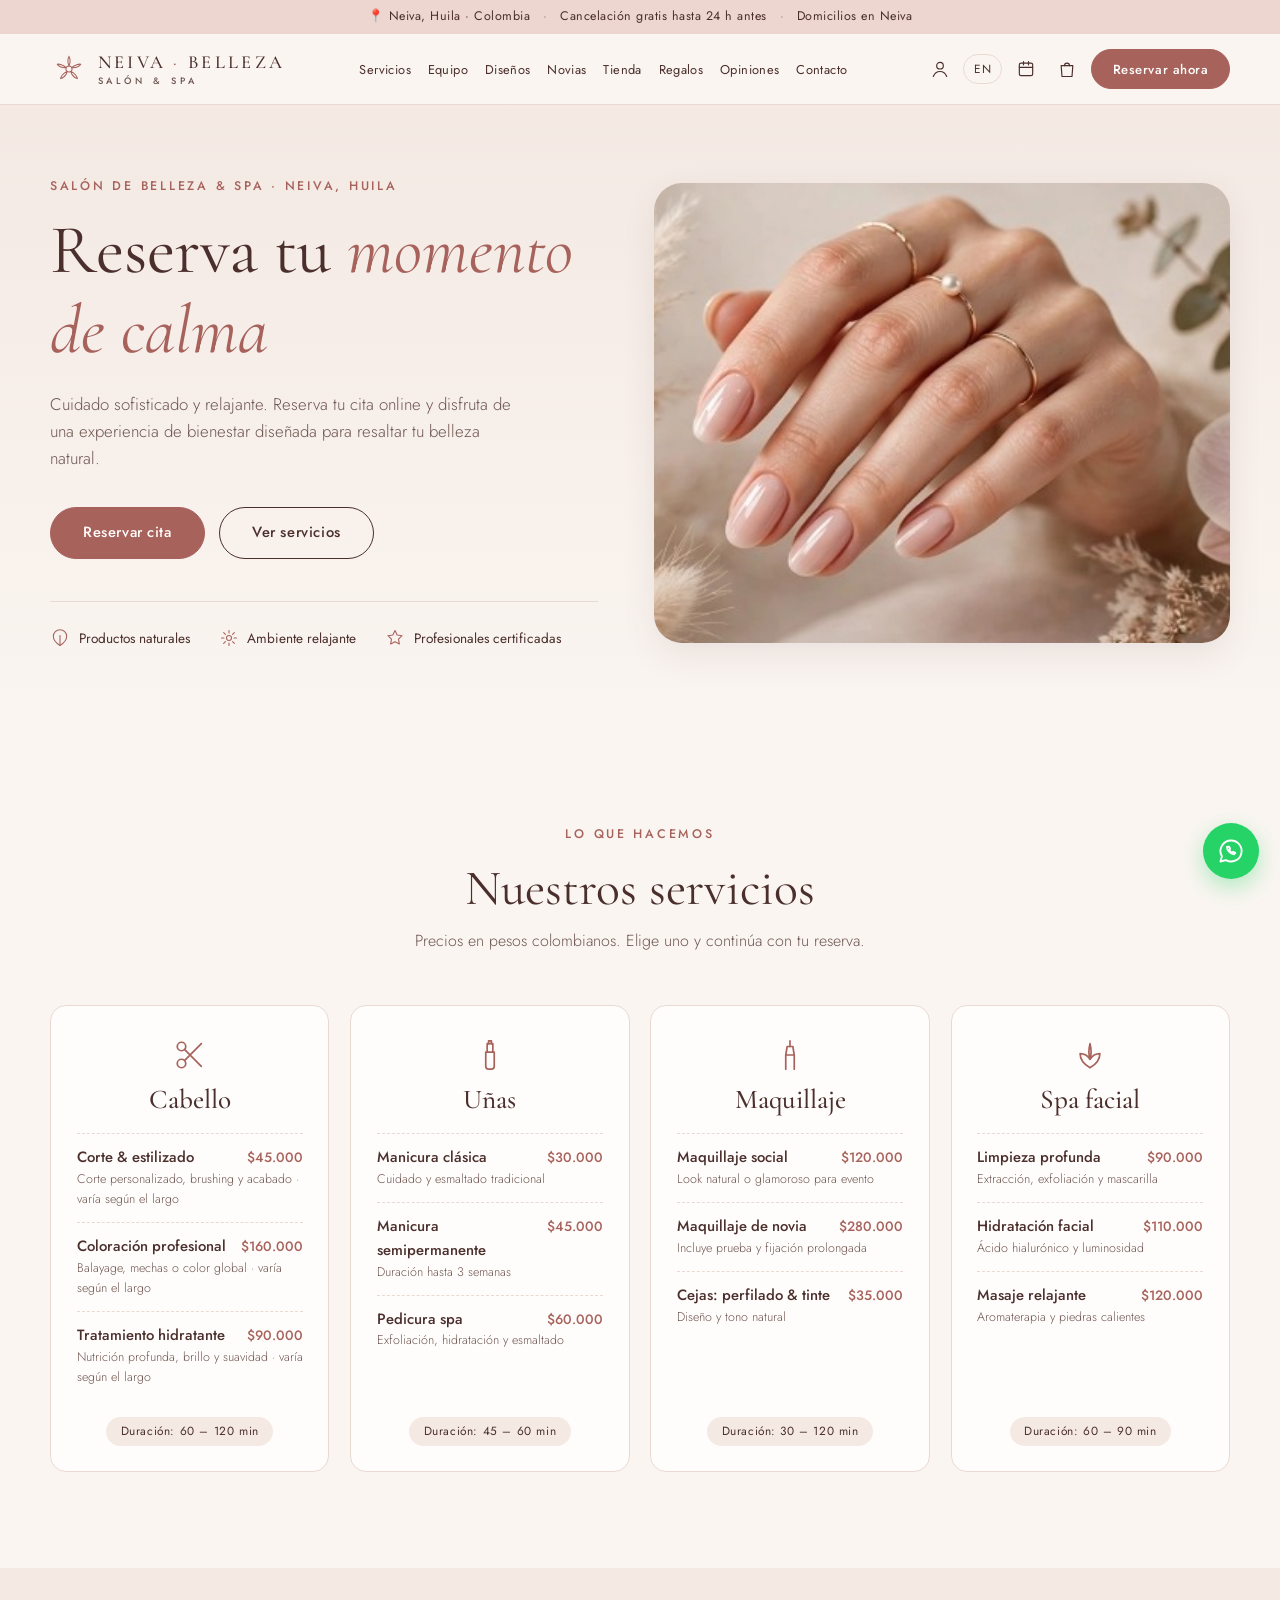
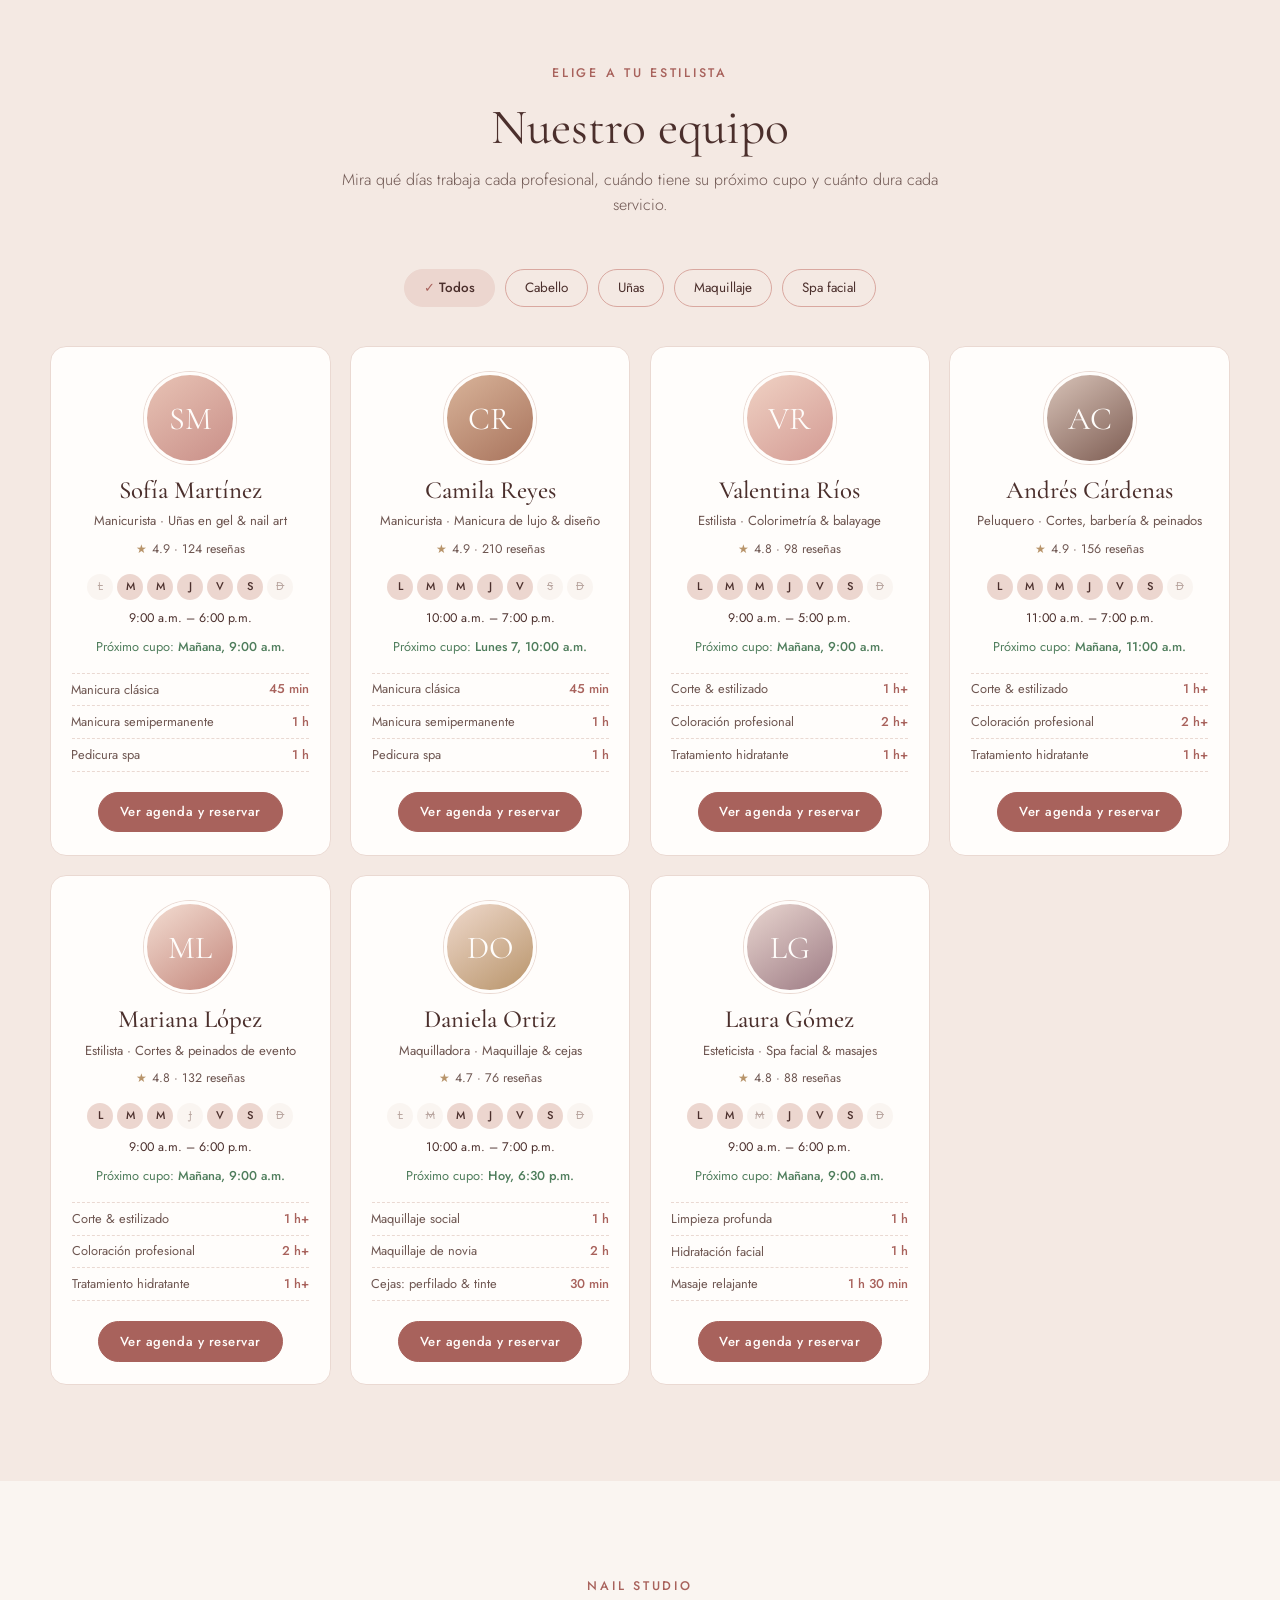
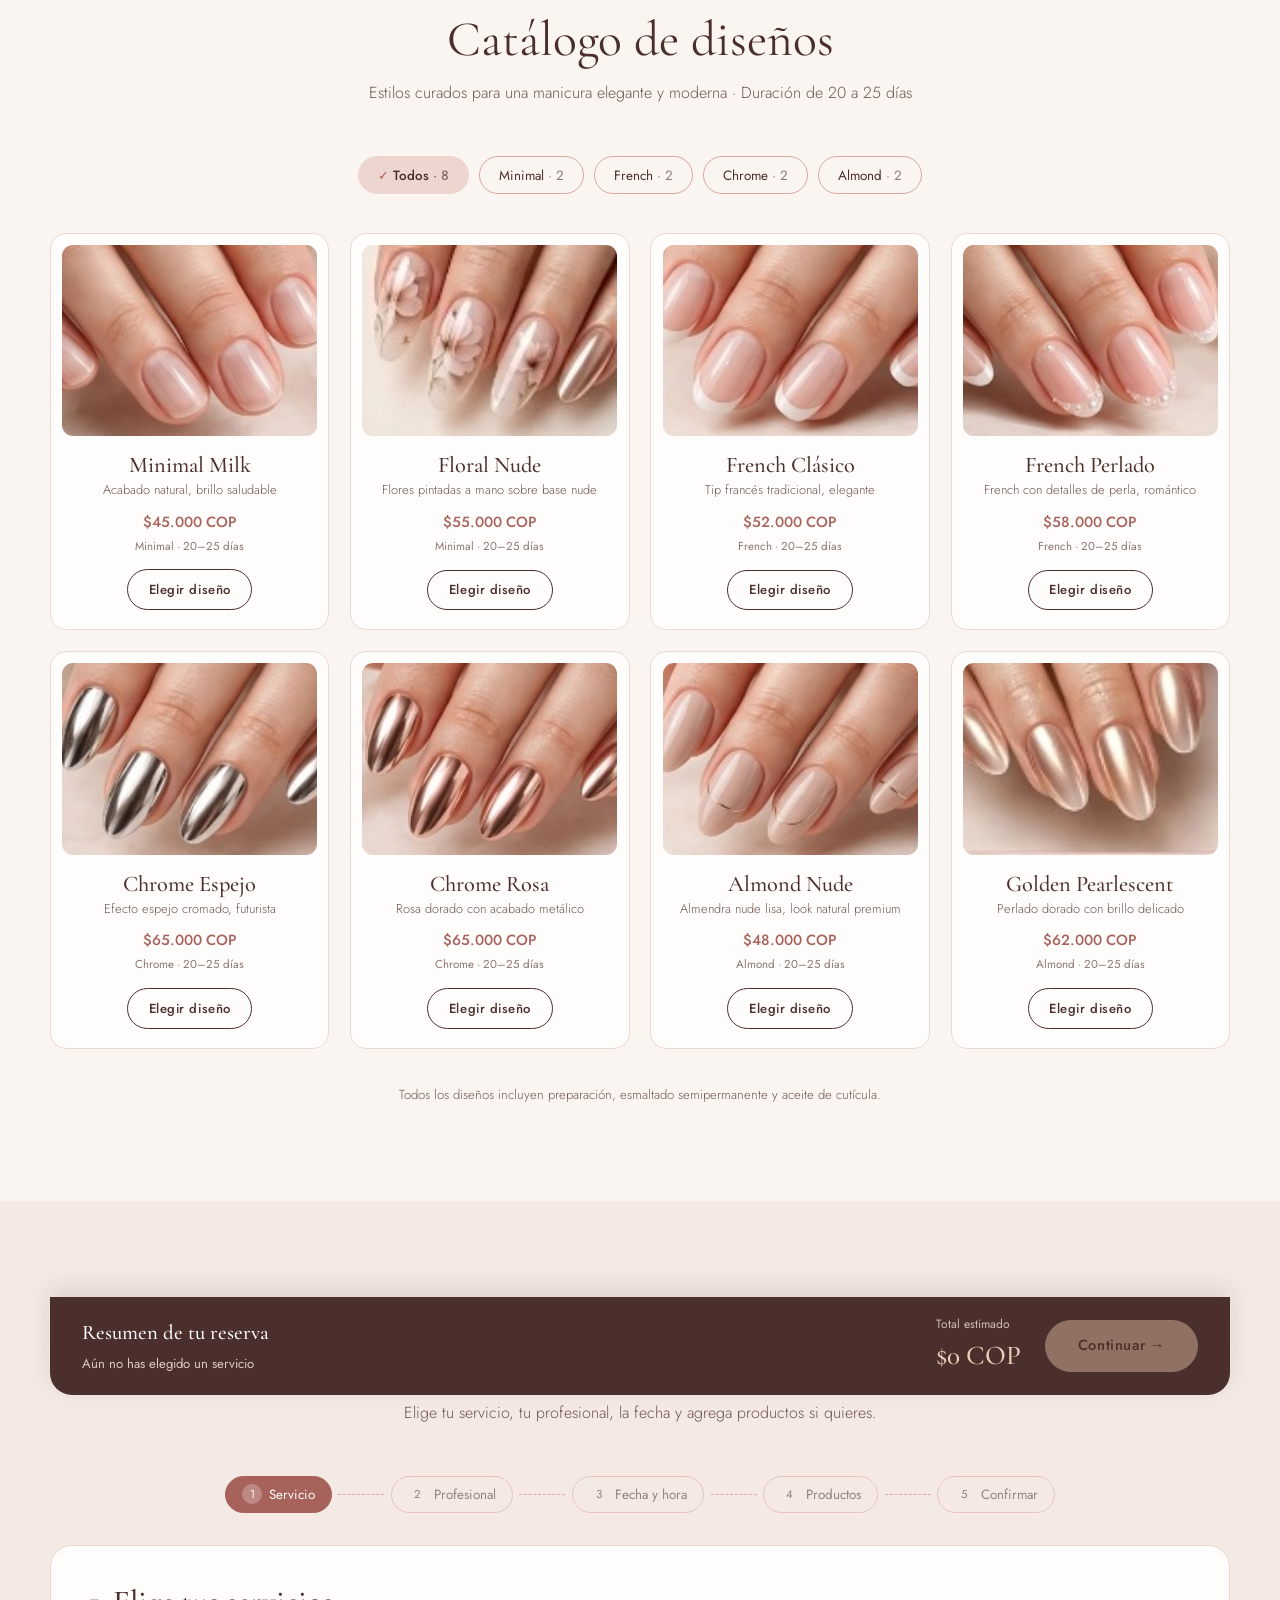
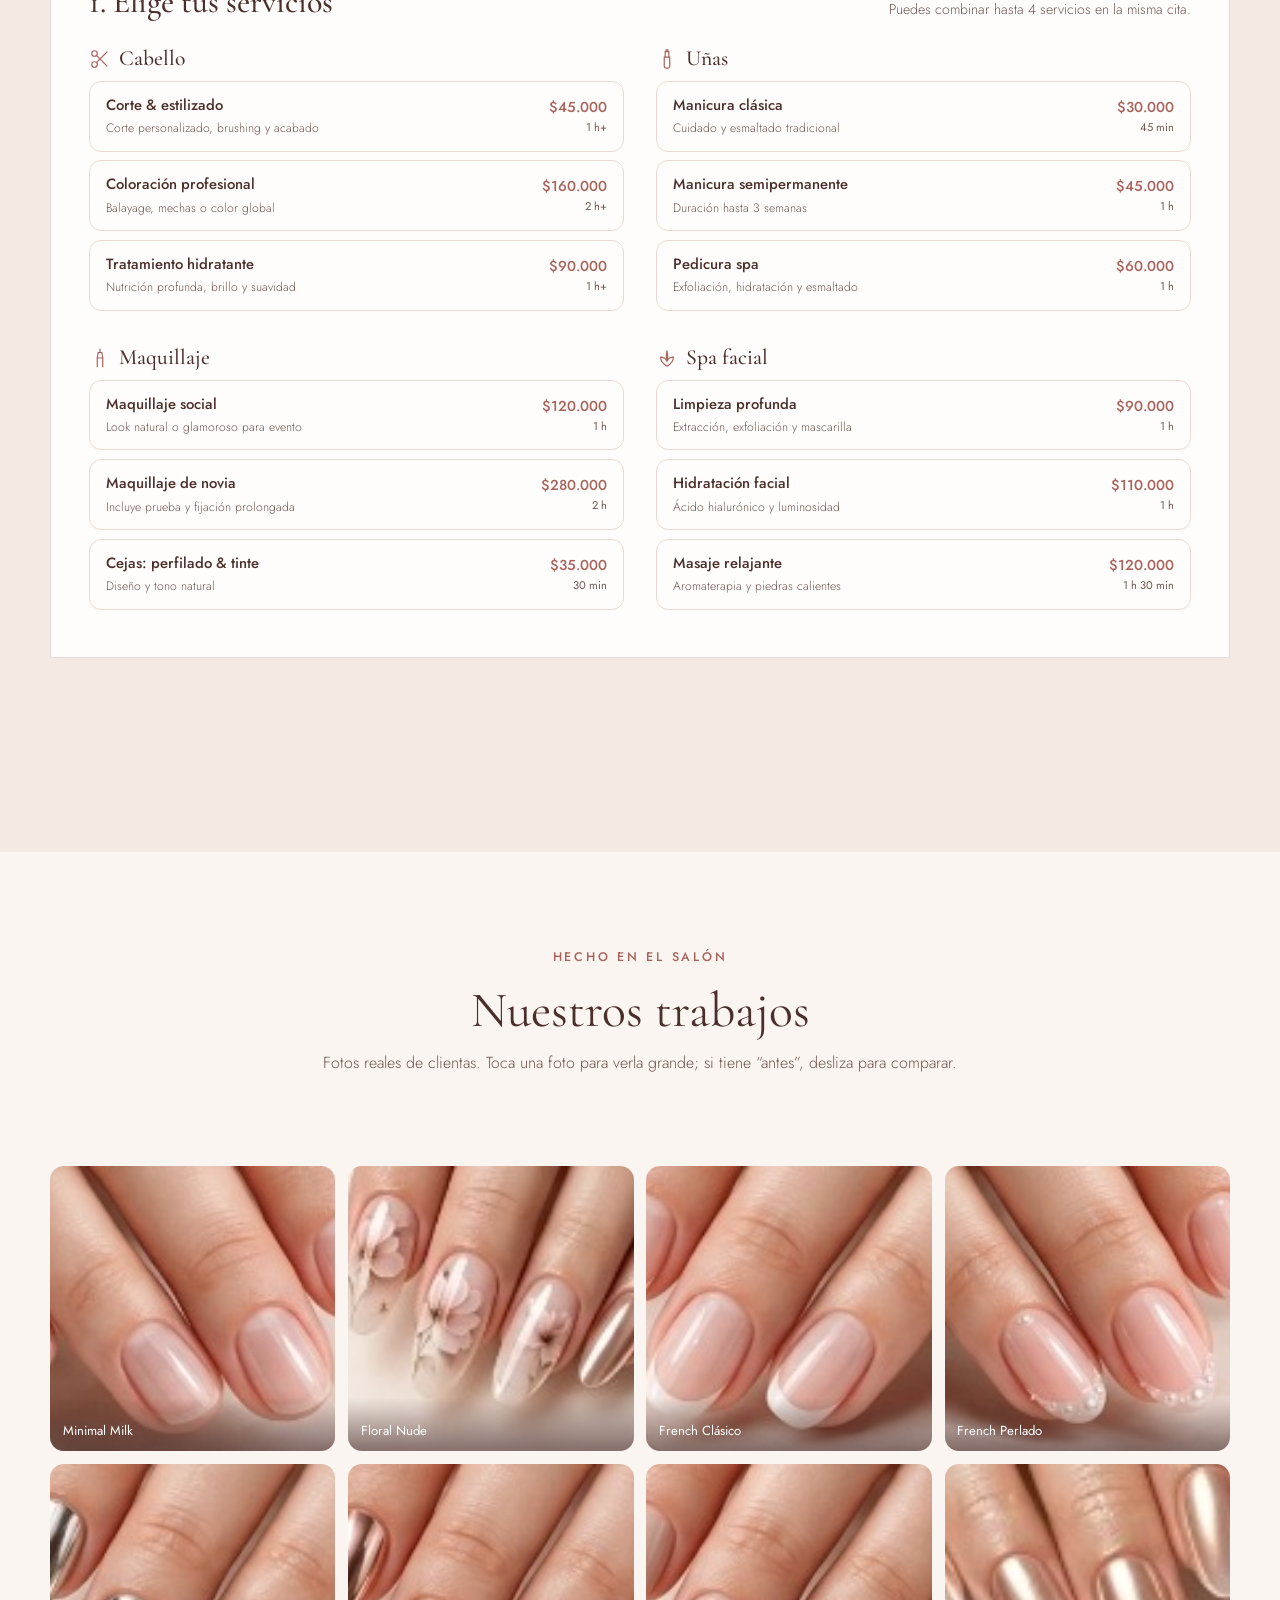
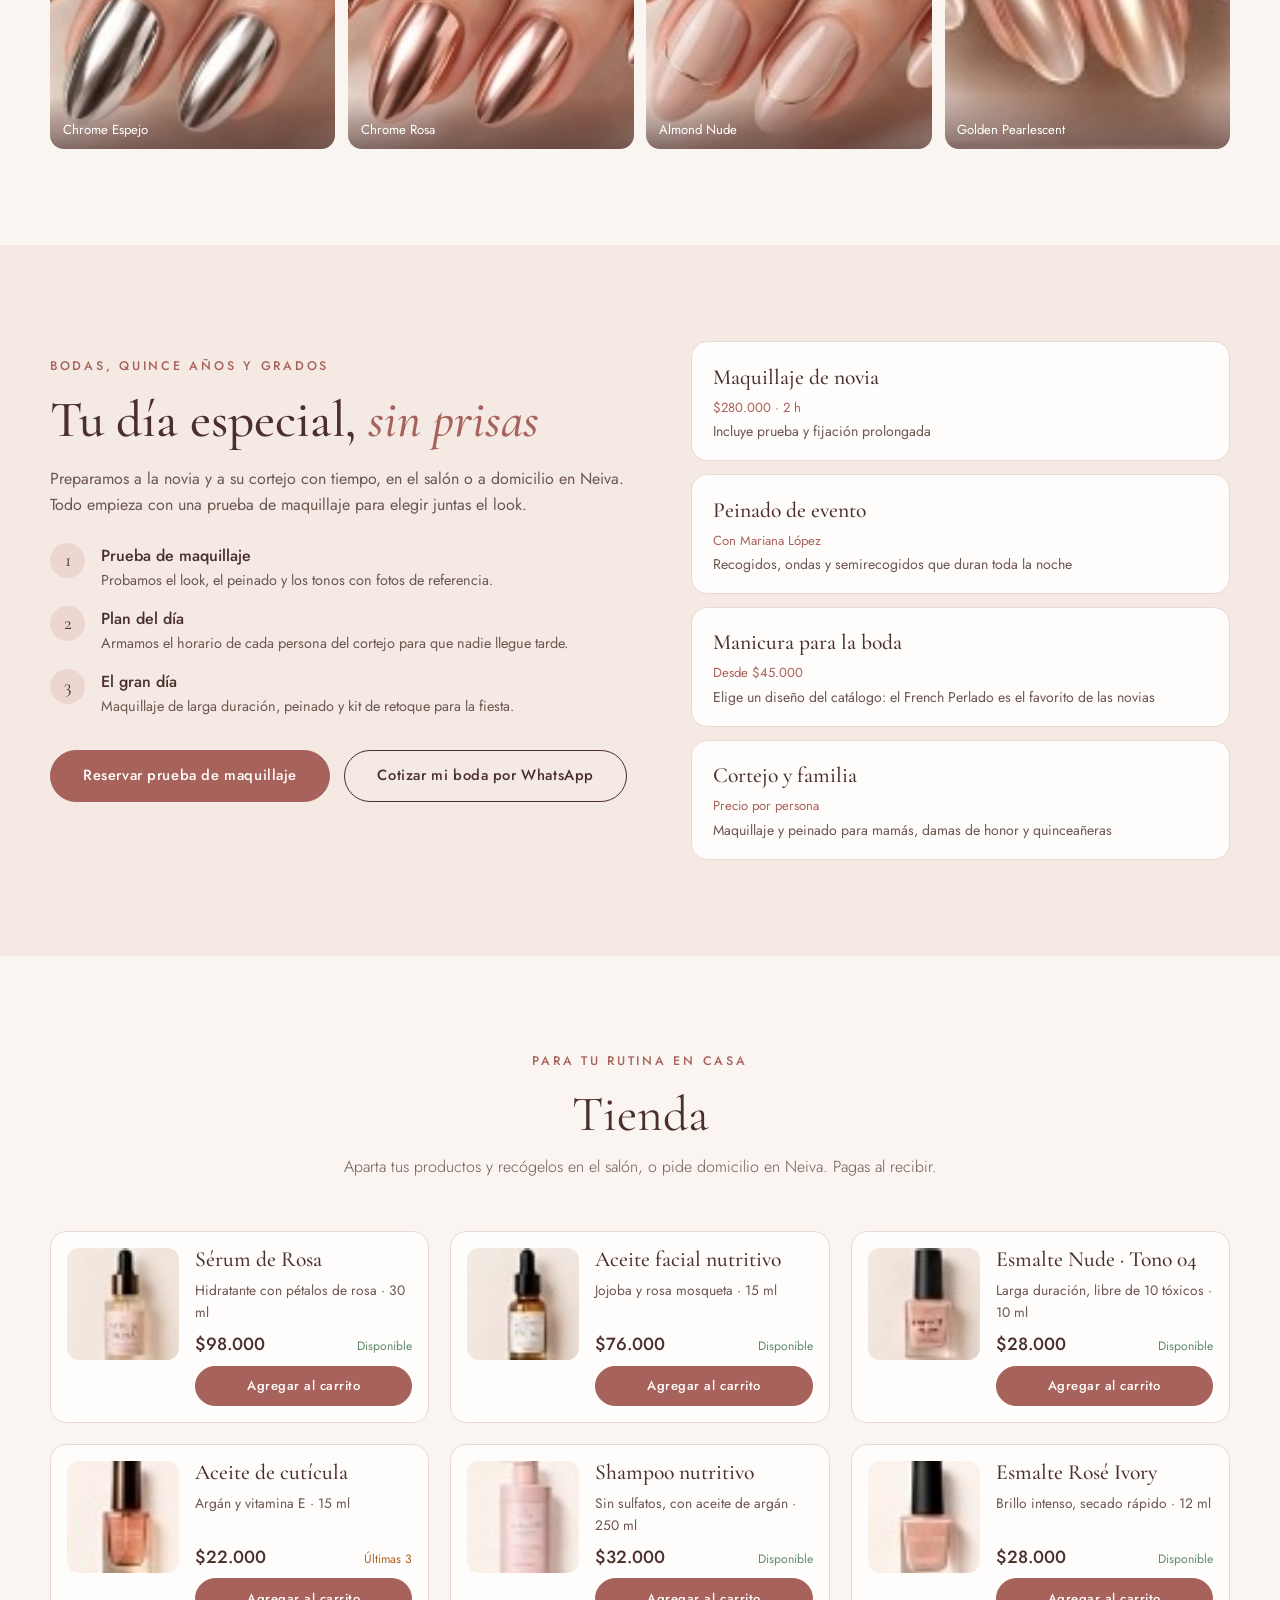
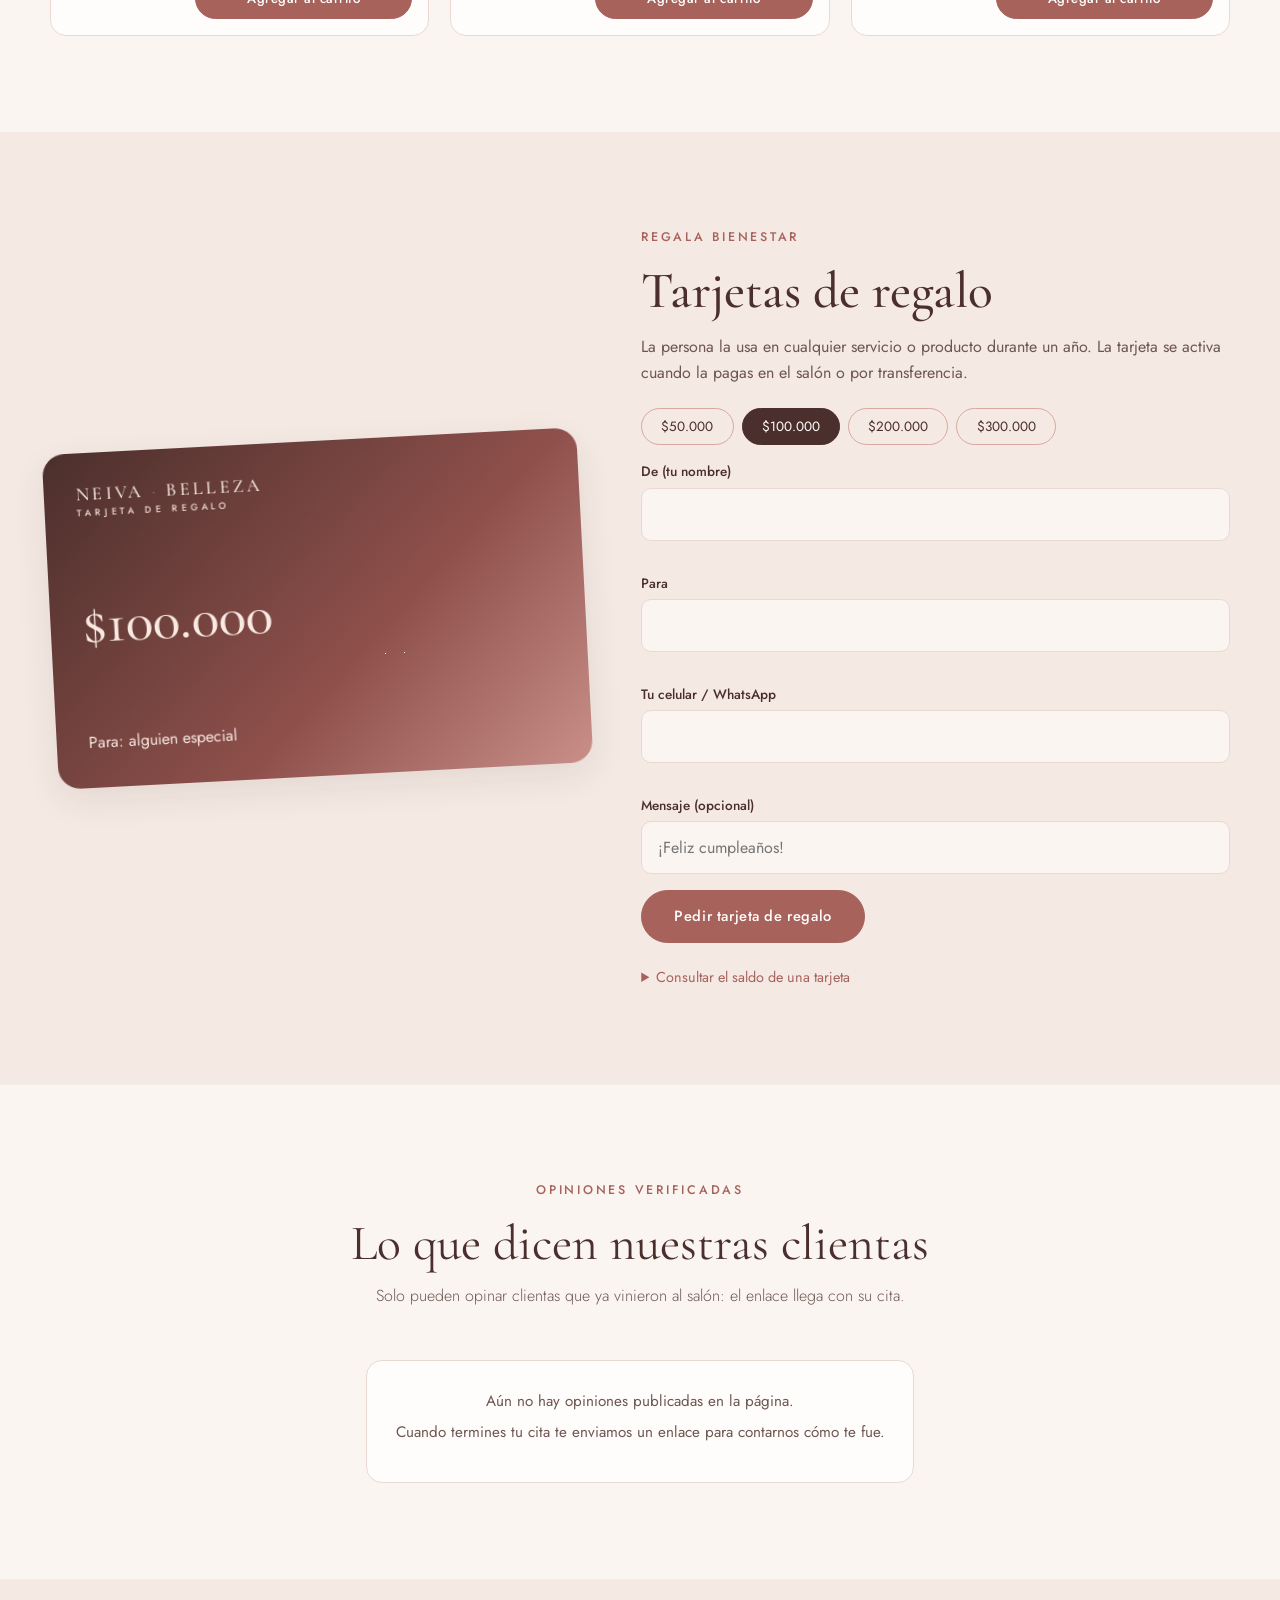
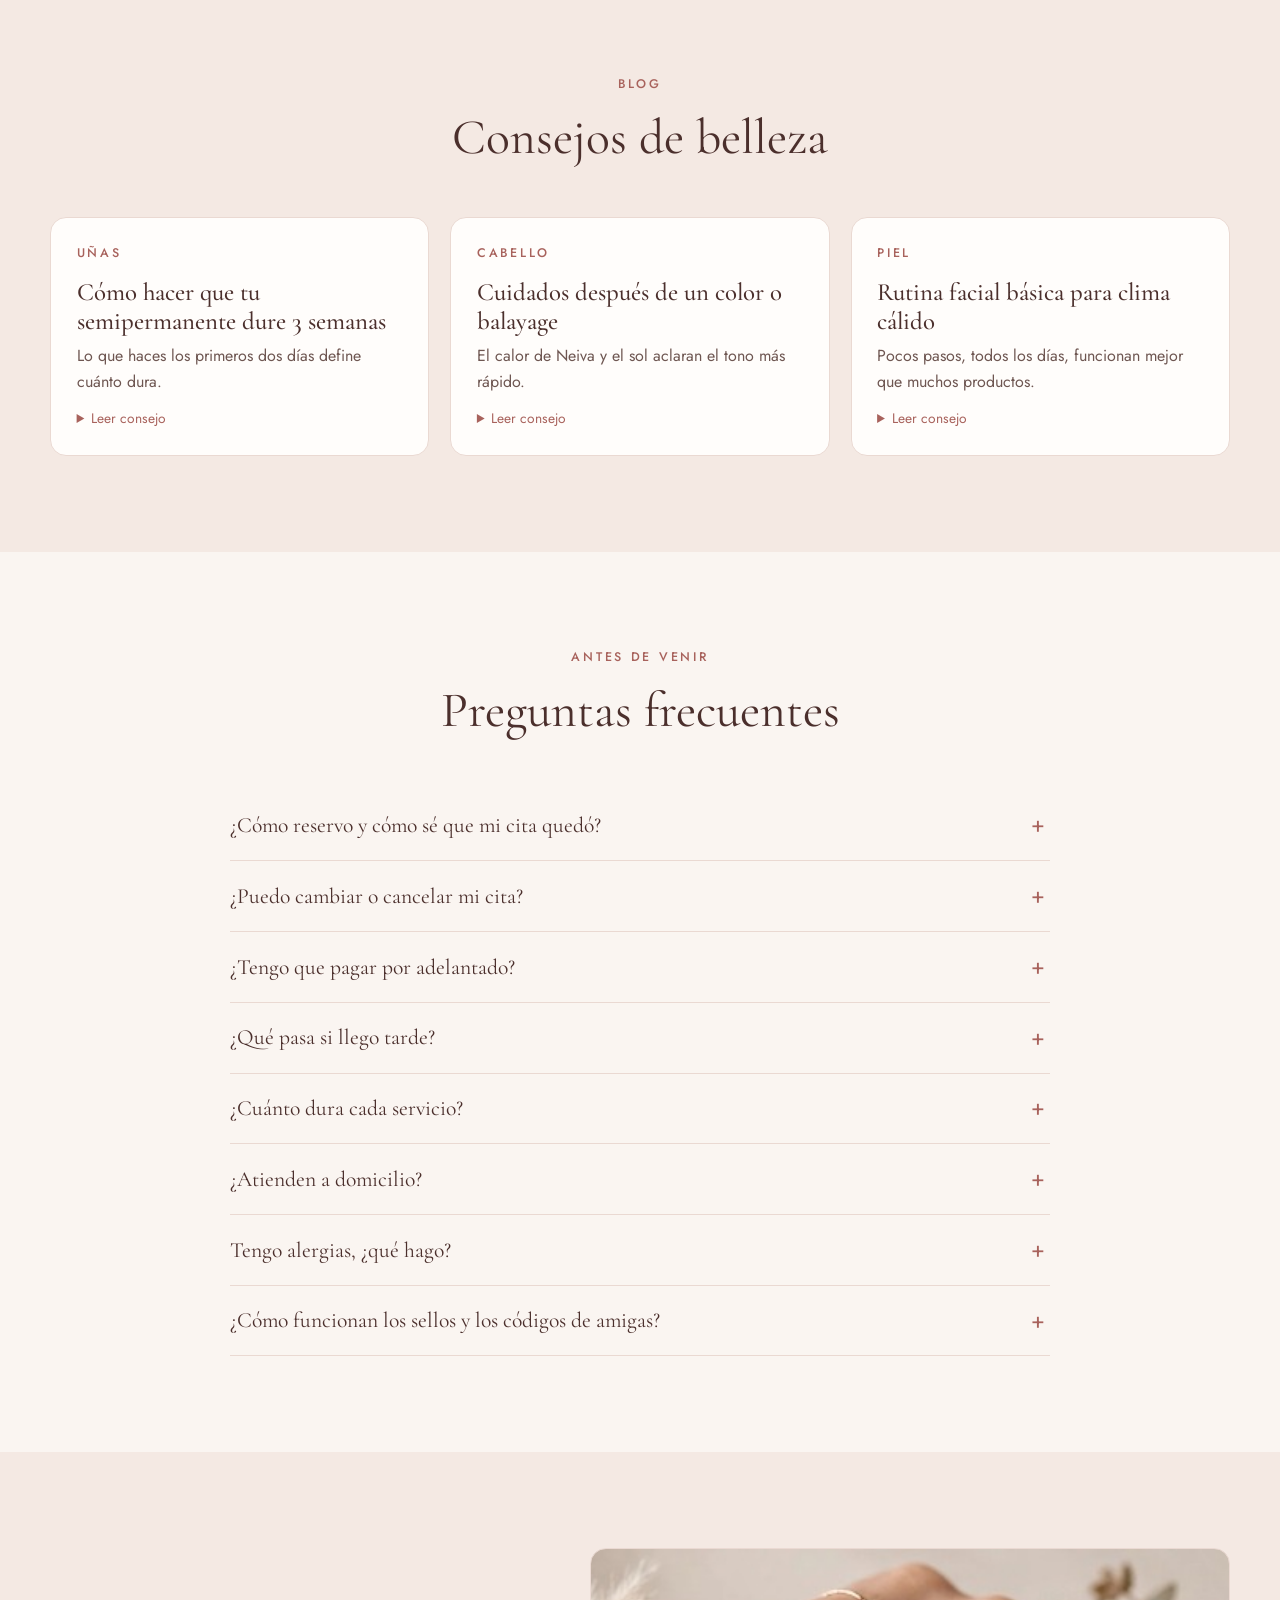
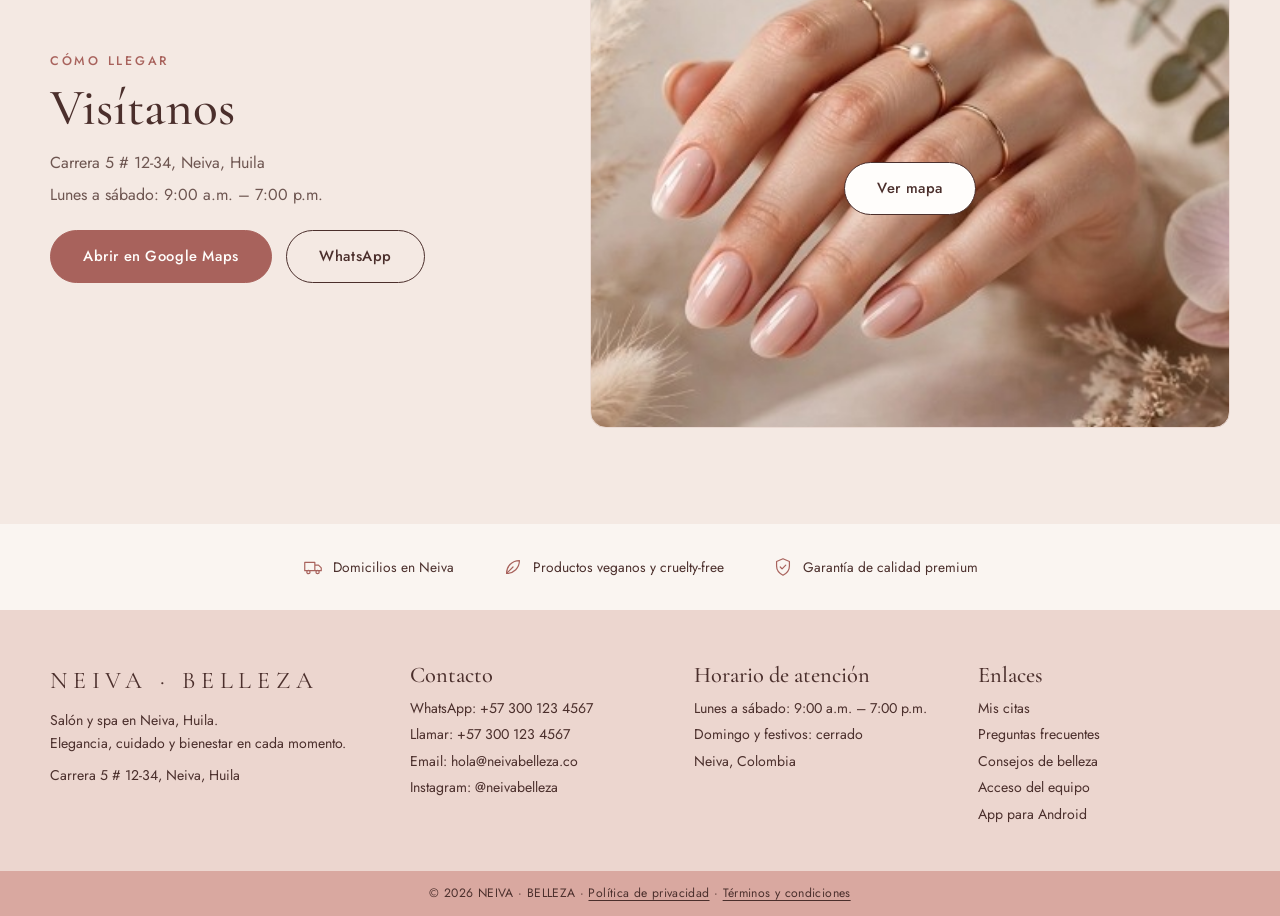
<file: salon-belleza/index.html>
<!DOCTYPE html>
<html lang="es">
<head>
  <meta charset="UTF-8">
  <meta name="viewport" content="width=device-width, initial-scale=1.0">
  <title>Neiva Belleza | Salón & Spa en Neiva, Huila</title>
  <meta name="description" content="Neiva Belleza: salón de belleza y spa en Neiva, Huila. Uñas, cabello, maquillaje y spa facial. Reserva tu cita online.">
  <meta name="theme-color" content="#a8625c">
  <link rel="manifest" href="manifest.webmanifest">
  <link rel="icon" href="img/icono.svg" type="image/svg+xml">
  <link rel="apple-touch-icon" href="img/icono.svg">
  <meta property="og:type" content="website">
  <meta property="og:site_name" content="Neiva Belleza">
  <meta property="og:title" content="Neiva Belleza | Salón & Spa en Neiva, Huila">
  <meta property="og:description" content="Uñas, cabello, maquillaje y spa facial. Mira la agenda de cada profesional y reserva online en 2 minutos.">
  <meta property="og:image" content="https://neiva-belleza.vercel.app/img/portada-mano.jpg">
  <meta property="og:url" content="https://neiva-belleza.vercel.app/">
  <link rel="canonical" href="https://neiva-belleza.vercel.app/">
  <meta property="og:locale" content="es_CO">
  <meta name="twitter:card" content="summary_large_image">
  <script type="application/ld+json">{"@context": "https://schema.org", "@type": "BeautySalon", "name": "Neiva Belleza", "description": "Salón de belleza y spa en Neiva, Huila: uñas, cabello, maquillaje y spa facial. Reserva online.", "image": "https://neiva-belleza.vercel.app/img/portada-mano.jpg", "url": "https://neiva-belleza.vercel.app/", "telephone": "+57 300 123 4567", "email": "hola@neivabelleza.co", "priceRange": "$$", "address": {"@type": "PostalAddress", "streetAddress": "Carrera 5 # 12-34", "addressLocality": "Neiva", "addressRegion": "Huila", "addressCountry": "CO"}, "geo": {"@type": "GeoCoordinates", "latitude": 2.9273, "longitude": -75.2819}, "openingHoursSpecification": [{"@type": "OpeningHoursSpecification", "dayOfWeek": ["Monday", "Tuesday", "Wednesday", "Thursday", "Friday", "Saturday"], "opens": "09:00", "closes": "19:00"}], "currenciesAccepted": "COP", "paymentAccepted": "Efectivo, Nequi, Daviplata, transferencia, tarjeta"}</script>
  <script type="application/ld+json">{"@context": "https://schema.org", "@type": "FAQPage", "mainEntity": [{"@type": "Question", "name": "¿Cómo reservo y cómo sé que mi cita quedó?", "acceptedAnswer": {"@type": "Answer", "text": "Eliges servicio, profesional, fecha y hora en la sección Reservar. Al confirmar recibes un código y un enlace para ver tu cita. El salón la confirma por WhatsApp."}}, {"@type": "Question", "name": "¿Puedo cambiar o cancelar mi cita?", "acceptedAnswer": {"@type": "Answer", "text": "Sí, gratis hasta 24 horas antes, desde el enlace “Cambiar o cancelar” que recibes al reservar. Con menos de 24 horas escríbenos por WhatsApp."}}, {"@type": "Question", "name": "¿Tengo que pagar por adelantado?", "acceptedAnswer": {"@type": "Answer", "text": "No. Pagas en el salón al terminar tu servicio, en efectivo, Nequi, Daviplata, transferencia o tarjeta."}}, {"@type": "Question", "name": "¿Qué pasa si llego tarde?", "acceptedAnswer": {"@type": "Answer", "text": "Te esperamos hasta 15 minutos. Después de eso puede que debamos acortar el servicio o moverlo para no retrasar a la siguiente clienta."}}, {"@type": "Question", "name": "¿Cuánto dura cada servicio?", "acceptedAnswer": {"@type": "Answer", "text": "Cada servicio muestra su duración. Si combinas varios, la página suma el tiempo total, incluso según el largo de tu cabello."}}, {"@type": "Question", "name": "¿Atienden a domicilio?", "acceptedAnswer": {"@type": "Answer", "text": "Sí, en Neiva, para maquillaje, peinado y uñas. Escríbenos por WhatsApp con la dirección y la hora para cotizar."}}, {"@type": "Question", "name": "Tengo alergias, ¿qué hago?", "acceptedAnswer": {"@type": "Answer", "text": "Escríbelas en la nota al reservar. Quedan en tu ficha y la profesional las ve antes de atenderte."}}, {"@type": "Question", "name": "¿Cómo funcionan los sellos y los códigos de amigas?", "acceptedAnswer": {"@type": "Answer", "text": "Cada cita terminada suma un sello; al completar la tarjeta tienes un servicio gratis. Si una amiga reserva con tu código, ganas puntos cuando ella termine su primera cita."}}]}</script>
  <link rel="preconnect" href="https://fonts.googleapis.com">
  <link rel="preconnect" href="https://fonts.gstatic.com" crossorigin>
  <link href="https://fonts.googleapis.com/css2?family=Cormorant+Garamond:ital,wght@0,400;0,500;0,600;1,400&family=Jost:wght@300;400;500;600&display=swap" rel="stylesheet">
  <link rel="stylesheet" href="styles.css">
</head>
<body>

  <a class="saltar" href="#contenido" data-i18n="saltar">Saltar al contenido</a>

  <!-- ===== FRANJA SUPERIOR ===== -->
  <div class="franja-superior">
    <span>📍 Neiva, Huila · Colombia</span>
    <span class="separador">·</span>
    <span>Cancelación gratis hasta 24 h antes</span>
    <span class="separador">·</span>
    <span>Domicilios en Neiva</span>
  </div>

  <!-- ===== MENÚ ===== -->
  <header class="navbar" id="inicio">
    <div class="contenedor nav-contenido">
      <a href="#inicio" class="logo" aria-label="Neiva Belleza, inicio">
        <svg class="logo-flor" viewBox="0 0 40 40" aria-hidden="true">
          <g fill="none" stroke="currentColor" stroke-width="1.1">
            <circle cx="20" cy="20" r="3.2"/>
            <path d="M20 16.8c-2-4-1-8.5 0-10 1 1.5 2 6 0 10z"/>
            <path d="M23 18.6c3-3.3 7.6-4 9.3-3.6-.7 1.6-4.6 4.4-9.3 3.6z"/>
            <path d="M22 22.7c4.3 1.6 6.6 5.6 6.8 7.4-1.7-.2-5.7-2.5-6.8-7.4z"/>
            <path d="M18 22.7c-1.1 4.9-5.1 7.2-6.8 7.4.2-1.8 2.5-5.8 6.8-7.4z"/>
            <path d="M17 18.6c-4.7.8-8.6-2-9.3-3.6 1.7-.4 6.3.3 9.3 3.6z"/>
          </g>
        </svg>
        <span class="logo-texto">Neiva <i>·</i> Belleza<small>Salón &amp; Spa</small></span>
      </a>
      <nav aria-label="Principal">
        <ul class="nav-links">
          <li><a href="#servicios" data-i18n="nav.servicios">Servicios</a></li>
          <li><a href="#equipo" data-i18n="nav.equipo">Equipo</a></li>
          <li><a href="#disenos" data-i18n="nav.disenos">Diseños</a></li>
          <li><a href="#novias" data-i18n="nav.novias">Novias</a></li>
          <li><a href="#tienda" data-i18n="nav.tienda">Tienda</a></li>
          <li><a href="#regalos" data-i18n="nav.regalos">Regalos</a></li>
          <li><a href="#opiniones" data-i18n="nav.opiniones">Opiniones</a></li>
          <li><a href="#contacto" data-i18n="nav.contacto">Contacto</a></li>
          <li class="solo-celular"><a href="cita.html" data-i18n="pie.miscitas">Mis citas</a></li>
          <li class="solo-celular"><a href="admin.html" data-i18n="pie.equipo">Acceso del equipo</a></li>
        </ul>
      </nav>
      <div class="nav-acciones">
        <a href="admin.html" class="icono-nav solo-escritorio" aria-label="Panel de administración" title="Panel del salón">
          <svg viewBox="0 0 24 24" aria-hidden="true"><circle cx="12" cy="8" r="4"/><path d="M4 21c1.5-4 4.5-6 8-6s6.5 2 8 6"/></svg>
        </a>
        <button type="button" class="boton-idioma" id="boton-idioma" aria-label="Change language to English" title="English">EN</button>
        <a href="cita.html" class="icono-nav solo-escritorio" aria-label="Mis citas" title="Mis citas">
          <svg viewBox="0 0 24 24" aria-hidden="true"><rect x="4" y="5" width="16" height="15" rx="2"/><path d="M4 10h16M9 3v4M15 3v4"/></svg>
        </a>
        <button type="button" class="icono-nav" id="abrir-carrito" aria-label="Carrito de la tienda" title="Tu carrito">
          <svg viewBox="0 0 24 24" aria-hidden="true"><path d="M5 8h14l-1 13H6L5 8z"/><path d="M9 8a3 3 0 0 1 6 0"/></svg>
          <span class="contador-bolsa" id="contador-bolsa" hidden>0</span>
        </button>
        <a href="#reservar" class="btn btn-pequeno nav-boton" data-i18n="nav.reservar">Reservar ahora</a>
        <button class="menu-toggle" aria-label="Abrir menú" aria-expanded="false">
          <span></span><span></span><span></span>
        </button>
      </div>
    </div>
  </header>

  <main id="contenido" tabindex="-1">
    <!-- ===== PORTADA ===== -->
    <section class="hero">
      <div class="contenedor hero-contenido">
        <div class="hero-texto">
          <p class="sobretitulo" data-i18n="hero.sobre">Salón de belleza &amp; spa · Neiva, Huila</p>
          <h1 data-i18n-html="hero.titulo">Reserva tu <em>momento de calma</em></h1>
          <p class="hero-descripcion" data-i18n="hero.texto">Cuidado sofisticado y relajante. Reserva tu cita online y disfruta de una experiencia de bienestar diseñada para resaltar tu belleza natural.</p>
          <div class="hero-botones">
            <a href="#reservar" class="btn" data-i18n="hero.reservar">Reservar cita</a>
            <a href="#servicios" class="btn btn-borde" data-i18n="hero.servicios">Ver servicios</a>
          </div>
          <ul class="hero-beneficios">
            <li>
              <svg viewBox="0 0 24 24" aria-hidden="true"><path d="M12 21c-5-3-8-7-8-11a8 8 0 0 1 16 0c0 4-3 8-8 11z"/><path d="M12 21V9"/></svg>
              Productos naturales
            </li>
            <li>
              <svg viewBox="0 0 24 24" aria-hidden="true"><path d="M12 3v3M12 18v3M3 12h3M18 12h3M5.6 5.6l2.1 2.1M16.3 16.3l2.1 2.1M5.6 18.4l2.1-2.1M16.3 7.7l2.1-2.1"/><circle cx="12" cy="12" r="3"/></svg>
              Ambiente relajante
            </li>
            <li>
              <svg viewBox="0 0 24 24" aria-hidden="true"><path d="M12 3l2.6 5.3 5.9.9-4.3 4.1 1 5.8L12 16.4 6.8 19.1l1-5.8L3.5 9.2l5.9-.9L12 3z"/></svg>
              Profesionales certificadas
            </li>
          </ul>
        </div>
        <div class="hero-imagen">
          <img src="img/portada-mano.jpg" alt="Mano con manicura nude almendrada, anillos dorados y una orquídea">
        </div>
      </div>
    </section>

    <!-- ===== SERVICIOS ===== -->
    <section class="seccion" id="servicios">
      <div class="contenedor">
        <div class="titulo-seccion">
          <p class="sobretitulo" data-i18n="servicios.sobre">Lo que hacemos</p>
          <h2 data-i18n="servicios.titulo">Nuestros servicios</h2>
          <p data-i18n="servicios.texto">Precios en pesos colombianos. Elige uno y continúa con tu reserva.</p>
        </div>
        <div class="grid-servicios" id="grid-servicios"></div>
      </div>
    </section>

    <!-- ===== EQUIPO Y AGENDA ===== -->
    <section class="seccion seccion-alterna" id="equipo">
      <div class="contenedor">
        <div class="titulo-seccion">
          <p class="sobretitulo" data-i18n="equipo.sobre">Elige a tu estilista</p>
          <h2 data-i18n="equipo.titulo">Nuestro equipo</h2>
          <p data-i18n="equipo.texto">Mira qué días trabaja cada profesional, cuándo tiene su próximo cupo y cuánto dura cada servicio.</p>
        </div>
        <div class="filtros" id="filtros-equipo" role="tablist" aria-label="Filtrar equipo"></div>
        <div class="grid-equipo" id="grid-equipo"></div>
      </div>
    </section>

    <!-- ===== CATÁLOGO DE DISEÑOS DE UÑAS ===== -->
    <section class="seccion" id="disenos">
      <div class="contenedor">
        <div class="titulo-seccion">
          <p class="sobretitulo">Nail studio</p>
          <h2 data-i18n="disenos.titulo">Catálogo de diseños</h2>
          <p data-i18n="disenos.texto">Estilos curados para una manicura elegante y moderna · Duración de 20 a 25 días</p>
        </div>
        <div class="filtros" id="filtros" role="tablist" aria-label="Filtrar diseños"></div>
        <div class="grid-disenos" id="grid-disenos"></div>
        <p class="nota-catalogo">Todos los diseños incluyen preparación, esmaltado semipermanente y aceite de cutícula.</p>
      </div>
    </section>

    <!-- ===== RESERVA POR PASOS ===== -->
    <section class="seccion seccion-alterna" id="reservar">
      <div class="contenedor">
        <div class="titulo-seccion">
          <p class="sobretitulo" data-i18n="reservar.sobre">Reserva online</p>
          <h2 data-i18n="reservar.titulo">Completa tu reserva</h2>
          <p data-i18n="reservar.texto">Elige tu servicio, tu profesional, la fecha y agrega productos si quieres.</p>
        </div>

        <ol class="pasos" id="pasos" aria-label="Pasos de la reserva"></ol>

        <div class="reserva-panel" id="paso-contenido" aria-live="polite"></div>

        <div class="barra-resumen" id="barra-resumen">
          <div class="resumen-texto">
            <strong>Resumen de tu reserva</strong>
            <span id="resumen-lineas">Aún no has elegido un servicio</span>
          </div>
          <div class="resumen-total">
            <small>Total estimado</small>
            <strong id="resumen-total">$0 COP</strong>
          </div>
          <div class="resumen-botones">
            <button class="btn btn-borde btn-pequeno" id="btn-atras" type="button">← Atrás</button>
            <button class="btn" id="btn-siguiente" type="button">Continuar →</button>
          </div>
        </div>
      </div>
    </section>

    <!-- ===== TRABAJOS REALES (galería) ===== -->
    <section class="seccion" id="trabajos">
      <div class="contenedor">
        <div class="titulo-seccion">
          <p class="sobretitulo" data-i18n="trabajos.sobre">Hecho en el salón</p>
          <h2 data-i18n="trabajos.titulo">Nuestros trabajos</h2>
          <p data-i18n="trabajos.texto">Fotos reales de clientas. Toca una foto para verla grande; si tiene “antes”, desliza para comparar.</p>
        </div>
        <div class="filtros" id="filtros-galeria" role="tablist" aria-label="Filtrar trabajos"></div>
        <div class="grid-galeria" id="grid-galeria"></div>
      </div>
    </section>

    <!-- ===== NOVIAS Y EVENTOS ===== -->
    <section class="seccion seccion-alterna" id="novias">
      <div class="contenedor novias">
        <div class="novias-texto">
          <p class="sobretitulo" data-i18n="novias.sobre">Bodas, quince años y grados</p>
          <h2 data-i18n-html="novias.titulo">Tu día especial, <em>sin prisas</em></h2>
          <p data-i18n="novias.texto">Preparamos a la novia y a su cortejo con tiempo, en el salón o a domicilio en Neiva. Todo empieza con una prueba de maquillaje para elegir juntas el look.</p>
          <ol class="novias-pasos">
            <li><b data-i18n="novias.p1">Prueba de maquillaje</b><span data-i18n="novias.p1t">Probamos el look, el peinado y los tonos con fotos de referencia.</span></li>
            <li><b data-i18n="novias.p2">Plan del día</b><span data-i18n="novias.p2t">Armamos el horario de cada persona del cortejo para que nadie llegue tarde.</span></li>
            <li><b data-i18n="novias.p3">El gran día</b><span data-i18n="novias.p3t">Maquillaje de larga duración, peinado y kit de retoque para la fiesta.</span></li>
          </ol>
          <div class="hero-botones">
            <button type="button" class="btn" id="reservar-prueba-novia" data-i18n="novias.reservar">Reservar prueba de maquillaje</button>
            <a class="btn btn-borde" id="cotizar-novia" target="_blank" rel="noopener" data-i18n="novias.cotizar">Cotizar mi boda por WhatsApp</a>
          </div>
        </div>
        <ul class="novias-incluye" id="novias-incluye"></ul>
      </div>
    </section>

    <!-- ===== TIENDA ===== -->
    <section class="seccion" id="tienda">
      <div class="contenedor">
        <div class="titulo-seccion">
          <p class="sobretitulo" data-i18n="tienda.sobre">Para tu rutina en casa</p>
          <h2 data-i18n="tienda.titulo">Tienda</h2>
          <p data-i18n="tienda.texto">Aparta tus productos y recógelos en el salón, o pide domicilio en Neiva. Pagas al recibir.</p>
        </div>
        <div class="grid-tienda" id="grid-tienda"></div>
      </div>
    </section>

    <!-- ===== TARJETAS DE REGALO ===== -->
    <section class="seccion seccion-alterna" id="regalos">
      <div class="contenedor regalos">
        <div class="tarjeta-regalo-muestra" aria-hidden="true">
          <span class="logo-texto">Neiva <i>·</i> Belleza<small>Tarjeta de regalo</small></span>
          <strong id="muestra-valor">$100.000</strong>
          <span id="muestra-para">Para: alguien especial</span>
        </div>
        <div>
          <p class="sobretitulo" data-i18n="regalos.sobre">Regala bienestar</p>
          <h2 data-i18n="regalos.titulo">Tarjetas de regalo</h2>
          <p data-i18n="regalos.texto">La persona la usa en cualquier servicio o producto durante un año. La tarjeta se activa cuando la pagas en el salón o por transferencia.</p>
          <form class="form-regalo" id="form-regalo" novalidate>
            <div class="chips-valor" role="radiogroup" aria-label="Valor">
              <button type="button" class="chip" data-valor="50000" aria-pressed="false">$50.000</button>
              <button type="button" class="chip" data-valor="100000" aria-pressed="true">$100.000</button>
              <button type="button" class="chip" data-valor="200000" aria-pressed="false">$200.000</button>
              <button type="button" class="chip" data-valor="300000" aria-pressed="false">$300.000</button>
            </div>
            <div class="fila-campos">
              <div class="campo"><label for="regalo-de" data-i18n="regalos.de">De (tu nombre)</label><input id="regalo-de" maxlength="60" autocomplete="name"><small class="error"></small></div>
              <div class="campo"><label for="regalo-para" data-i18n="regalos.para">Para</label><input id="regalo-para" maxlength="60"><small class="error"></small></div>
            </div>
            <div class="campo"><label for="regalo-tel" data-i18n="regalos.tel">Tu celular / WhatsApp</label><input id="regalo-tel" type="tel" maxlength="20" autocomplete="tel"><small class="error"></small></div>
            <div class="campo"><label for="regalo-mensaje" data-i18n="regalos.mensaje">Mensaje (opcional)</label><input id="regalo-mensaje" maxlength="200" placeholder="¡Feliz cumpleaños!"></div>
            <p class="error-general" id="regalo-error" role="alert" hidden></p>
            <button class="btn" type="submit" data-i18n="regalos.pedir">Pedir tarjeta de regalo</button>
          </form>
          <div id="regalo-listo" hidden></div>
          <details class="consultar-saldo">
            <summary data-i18n="regalos.saldo">Consultar el saldo de una tarjeta</summary>
            <form id="form-saldo" class="fila-cupon"><input id="saldo-codigo" maxlength="12" placeholder="Código de la tarjeta" aria-label="Código de la tarjeta"><button class="btn btn-pequeno btn-borde" type="submit">Consultar</button></form>
            <p id="saldo-resultado" role="status"></p>
          </details>
        </div>
      </div>
    </section>

    <!-- ===== OPINIONES ===== -->
    <section class="seccion" id="opiniones">
      <div class="contenedor">
        <div class="titulo-seccion">
          <p class="sobretitulo" data-i18n="opiniones.sobre">Opiniones verificadas</p>
          <h2 data-i18n="opiniones.titulo">Lo que dicen nuestras clientas</h2>
          <p id="resumen-opiniones" data-i18n="opiniones.texto">Solo pueden opinar clientas que ya vinieron al salón: el enlace llega con su cita.</p>
        </div>
        <div class="grid-opiniones" id="grid-opiniones"></div>
      </div>
    </section>

    <!-- ===== CONSEJOS ===== -->
    <section class="seccion seccion-alterna" id="consejos">
      <div class="contenedor">
        <div class="titulo-seccion">
          <p class="sobretitulo" data-i18n="consejos.sobre">Blog</p>
          <h2 data-i18n="consejos.titulo">Consejos de belleza</h2>
        </div>
        <div class="grid-consejos">
          <article class="consejo">
            <p class="sobretitulo">Uñas</p>
            <h3>Cómo hacer que tu semipermanente dure 3 semanas</h3>
            <p>Lo que haces los primeros dos días define cuánto dura.</p>
            <details><summary>Leer consejo</summary>
              <ul>
                <li>Evita el agua muy caliente y los baños largos las primeras 24 horas.</li>
                <li>Usa guantes para lavar platos o limpiar con productos fuertes.</li>
                <li>Pon aceite de cutícula todas las noches: la uña flexible se despega menos.</li>
                <li>No uses las uñas como herramienta para abrir latas o despegar etiquetas.</li>
                <li>Si se levanta una esquina, no la arranques: ven y la reparamos.</li>
              </ul></details>
          </article>
          <article class="consejo">
            <p class="sobretitulo">Cabello</p>
            <h3>Cuidados después de un color o balayage</h3>
            <p>El calor de Neiva y el sol aclaran el tono más rápido.</p>
            <details><summary>Leer consejo</summary>
              <ul>
                <li>Espera 48 horas antes del primer lavado.</li>
                <li>Usa shampoo sin sulfatos y agua tibia o fría.</li>
                <li>Protector térmico siempre antes de plancha o secador.</li>
                <li>Gorra o protector solar capilar en piscina y sol fuerte.</li>
                <li>Un tratamiento hidratante cada 3 o 4 semanas mantiene el brillo.</li>
              </ul></details>
          </article>
          <article class="consejo">
            <p class="sobretitulo">Piel</p>
            <h3>Rutina facial básica para clima cálido</h3>
            <p>Pocos pasos, todos los días, funcionan mejor que muchos productos.</p>
            <details><summary>Leer consejo</summary>
              <ul>
                <li>Mañana: limpieza suave, hidratante ligera y protector solar.</li>
                <li>Noche: desmaquilla siempre, aunque solo hayas usado protector.</li>
                <li>Reaplica protector solar cada 3 horas si estás al aire libre.</li>
                <li>Exfolia máximo dos veces por semana.</li>
                <li>Una limpieza profunda en el salón cada mes ayuda con los poros.</li>
              </ul></details>
          </article>
        </div>
      </div>
    </section>

    <!-- ===== PREGUNTAS FRECUENTES ===== -->
    <section class="seccion" id="preguntas">
      <div class="contenedor contenedor-angosto">
        <div class="titulo-seccion">
          <p class="sobretitulo" data-i18n="preguntas.sobre">Antes de venir</p>
          <h2 data-i18n="preguntas.titulo">Preguntas frecuentes</h2>
        </div>
        <div class="faq" id="faq">
          <details><summary>¿Cómo reservo y cómo sé que mi cita quedó?</summary><p>Eliges servicio, profesional, fecha y hora en la sección Reservar. Al confirmar recibes un código y un enlace para ver tu cita. El salón la confirma por WhatsApp.</p></details>
          <details><summary>¿Puedo cambiar o cancelar mi cita?</summary><p>Sí, gratis hasta 24 horas antes, desde el enlace “Cambiar o cancelar” que recibes al reservar. Con menos de 24 horas escríbenos por WhatsApp.</p></details>
          <details><summary>¿Tengo que pagar por adelantado?</summary><p>No. Pagas en el salón al terminar tu servicio, en efectivo, Nequi, Daviplata, transferencia o tarjeta.</p></details>
          <details><summary>¿Qué pasa si llego tarde?</summary><p>Te esperamos hasta 15 minutos. Después de eso puede que debamos acortar el servicio o moverlo para no retrasar a la siguiente clienta.</p></details>
          <details><summary>¿Cuánto dura cada servicio?</summary><p>Cada servicio muestra su duración. Si combinas varios, la página suma el tiempo total, incluso según el largo de tu cabello.</p></details>
          <details><summary>¿Atienden a domicilio?</summary><p>Sí, en Neiva, para maquillaje, peinado y uñas. Escríbenos por WhatsApp con la dirección y la hora para cotizar.</p></details>
          <details><summary>Tengo alergias, ¿qué hago?</summary><p>Escríbelas en la nota al reservar. Quedan en tu ficha y la profesional las ve antes de atenderte.</p></details>
          <details><summary>¿Cómo funcionan los sellos y los códigos de amigas?</summary><p>Cada cita terminada suma un sello; al completar la tarjeta tienes un servicio gratis. Si una amiga reserva con tu código, ganas puntos cuando ella termine su primera cita.</p></details>
        </div>
      </div>
    </section>

    <!-- ===== UBICACIÓN ===== -->
    <section class="seccion seccion-alterna" id="ubicacion">
      <div class="contenedor ubicacion">
        <div>
          <p class="sobretitulo" data-i18n="ubicacion.sobre">Cómo llegar</p>
          <h2 data-i18n="ubicacion.titulo">Visítanos</h2>
          <p id="ubicacion-direccion"></p>
          <p id="ubicacion-horario"></p>
          <div class="hero-botones">
            <a class="btn" id="como-llegar" target="_blank" rel="noopener" data-i18n="ubicacion.llegar">Abrir en Google Maps</a>
            <a class="btn btn-borde" id="ubicacion-wa" target="_blank" rel="noopener">WhatsApp</a>
          </div>
        </div>
        <div class="mapa" id="mapa"><button type="button" class="btn btn-borde" id="cargar-mapa" data-i18n="ubicacion.mapa">Ver mapa</button></div>
      </div>
    </section>

    <!-- ===== FRANJA DE CONFIANZA ===== -->
    <ul class="franja-confianza contenedor">
      <li>
        <svg viewBox="0 0 24 24" aria-hidden="true"><path d="M3 7h11v9H3zM14 10h4l3 3v3h-7"/><circle cx="7" cy="17.5" r="1.8"/><circle cx="17" cy="17.5" r="1.8"/></svg>
        Domicilios en Neiva
      </li>
      <li>
        <svg viewBox="0 0 24 24" aria-hidden="true"><path d="M5 19c8 0 14-6 14-14-8 0-14 6-14 14z"/><path d="M5 19l7-7"/></svg>
        Productos veganos y cruelty-free
      </li>
      <li>
        <svg viewBox="0 0 24 24" aria-hidden="true"><path d="M12 3l7 3v5c0 5-3 8-7 10-4-2-7-5-7-10V6l7-3z"/><path d="M9 12l2 2 4-4"/></svg>
        Garantía de calidad premium
      </li>
    </ul>
  </main>

  <!-- ===== PIE DE PÁGINA / CONTACTO ===== -->
  <footer class="pie" id="contacto">
    <div class="contenedor pie-columnas">
      <div>
        <p class="pie-logo">Neiva · Belleza</p>
        <p>Salón y spa en Neiva, Huila.<br>Elegancia, cuidado y bienestar en cada momento.</p>
        <p id="pie-direccion"></p>
      </div>
      <div>
        <h4>Contacto</h4>
        <ul id="pie-contacto"></ul>
      </div>
      <div>
        <h4 data-i18n="pie.horario">Horario de atención</h4>
        <ul>
          <li id="pie-horario">Lunes a sábado: 9:00 a.m. – 7:00 p.m.</li>
          <li data-i18n="pie.domingo">Domingo y festivos: cerrado</li>
          <li>Neiva, Colombia</li>
        </ul>
      </div>
      <div>
        <h4 data-i18n="pie.enlaces">Enlaces</h4>
        <ul>
          <li><a href="cita.html" data-i18n="pie.miscitas">Mis citas</a></li>
          <li><a href="#preguntas" data-i18n="pie.preguntas">Preguntas frecuentes</a></li>
          <li><a href="#consejos" data-i18n="pie.consejos">Consejos de belleza</a></li>
          <li><a href="admin.html" data-i18n="pie.equipo">Acceso del equipo</a></li>
          <li><a href="descargas/neiva-belleza.apk" download>App para Android</a></li>
        </ul>
      </div>
    </div>
    <div class="pie-final">
      © <span id="anio"></span> NEIVA · BELLEZA ·
      <a href="privacidad.html" data-i18n="pie.privacidad">Política de privacidad</a> ·
      <a href="terminos.html" data-i18n="pie.terminos">Términos y condiciones</a>
    </div>
  </footer>

  <!-- ===== AGENDA DE UNA PROFESIONAL (ventana) ===== -->
  <dialog class="agenda-dialogo" id="agenda" aria-labelledby="agenda-titulo">
    <div id="agenda-contenido"></div>
  </dialog>

 <!-- ===== CARRITO DE LA TIENDA ===== -->
  <dialog class="carrito" id="carrito" aria-labelledby="carrito-titulo">
    <div id="carrito-contenido"></div>
  </dialog>

  <!-- ===== VISOR DE FOTOS ===== -->
  <dialog class="visor" id="visor" aria-label="Foto ampliada">
    <div id="visor-contenido"></div>
  </dialog>

  <a class="whatsapp-flotante" id="whatsapp-flotante" target="_blank" rel="noopener" aria-label="Escríbenos por WhatsApp">
    <svg viewBox="0 0 24 24" aria-hidden="true"><path d="M12 3a9 9 0 0 0-7.8 13.5L3 21l4.6-1.2A9 9 0 1 0 12 3z"/><path d="M8.5 8.5c.3 2.9 2.6 5.5 6 6.4l1.2-1.3-1.8-1-1 .8c-1-.5-1.9-1.4-2.4-2.4l.8-1-1-1.8z"/></svg>
  </a>

  <script src="api.js"></script>
  <script src="datos.js"></script>
  <script src="script.js"></script>
  <script src="extras.js"></script>
  <script>if ('serviceWorker' in navigator && location.protocol === 'https:') navigator.serviceWorker.register('sw.js').catch(() => {});</script>
</body>
</html>
</file>
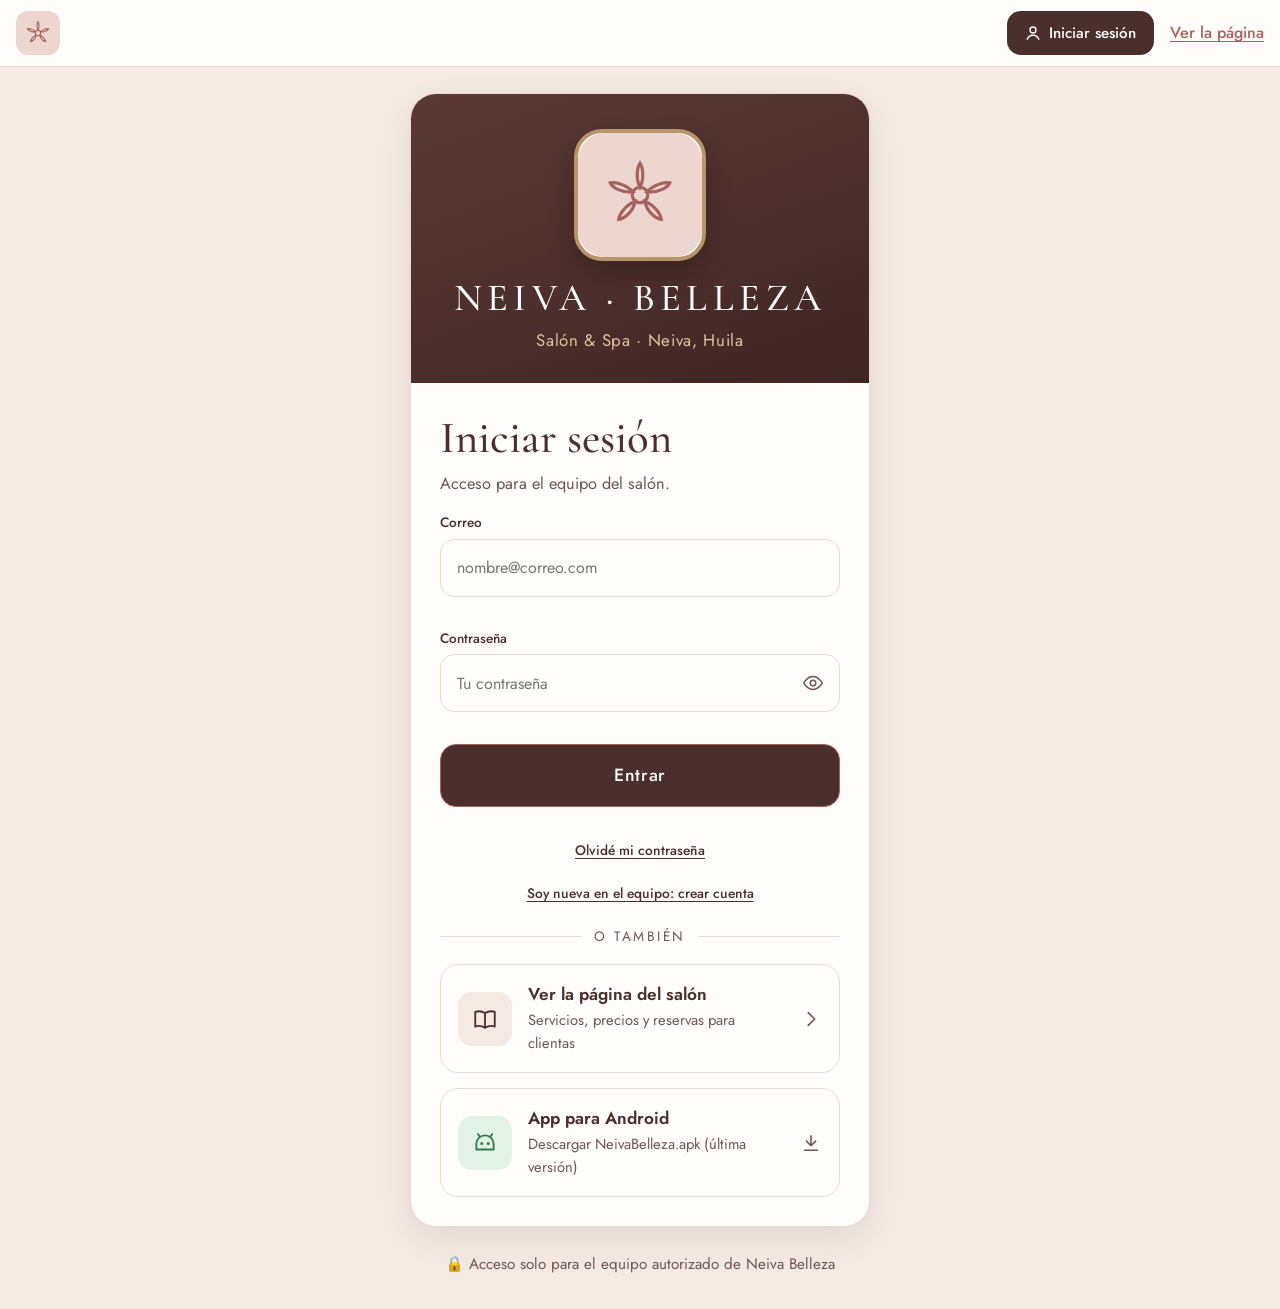
<file: salon-belleza/admin.html>
<!DOCTYPE html>
<html lang="es">
<head>
  <meta charset="UTF-8">
  <meta name="viewport" content="width=device-width, initial-scale=1.0">
  <title>Panel del salón | Neiva Belleza</title>
  <meta name="robots" content="noindex">
  <meta name="theme-color" content="#4b2f2c">
  <link rel="manifest" href="panel.webmanifest">
  <link rel="icon" href="img/icono-panel.svg" type="image/svg+xml">
  <link rel="apple-touch-icon" href="img/icono-panel.svg">
  <link rel="preconnect" href="https://fonts.googleapis.com">
  <link rel="preconnect" href="https://fonts.gstatic.com" crossorigin>
  <link href="https://fonts.googleapis.com/css2?family=Cormorant+Garamond:ital,wght@0,400;0,500;0,600;1,400&family=Jost:wght@300;400;500;600&display=swap" rel="stylesheet">
  <link rel="stylesheet" href="styles.css">
  <link rel="stylesheet" href="admin.css">
</head>
<body class="admin">

  <!-- ===== INGRESO ===== -->
  <section class="pantalla-acceso" id="pantalla-login" hidden>
    <header class="barra-acceso">
      <a href="index.html" class="barra-logo" aria-label="Página del salón"><img src="img/icono.svg" alt="" width="44" height="44"></a>
      <div class="barra-acciones">
        <span class="pastilla-acceso"><svg viewBox="0 0 24 24" aria-hidden="true"><circle cx="12" cy="8" r="4"/><path d="M4 21c1.5-4 4.5-6 8-6s6.5 2 8 6"/></svg>Iniciar sesión</span>
        <a href="index.html" class="enlace">Ver la página</a>
      </div>
    </header>
    <div class="tarjeta-acceso">
      <div class="cabecera-acceso">
        <span class="marco-logo"><img src="img/icono.svg" alt="" width="120" height="120"></span>
        <p class="nombre-acceso">Neiva · Belleza</p>
        <p class="lema-acceso">Salón &amp; Spa · Neiva, Huila</p>
      </div>
      <div class="cuerpo-acceso">
        <h1 id="titulo-acceso">Iniciar sesión</h1>
        <p class="subtitulo-acceso" id="subtitulo-acceso">Acceso para el equipo del salón.</p>
        <form id="form-acceso" novalidate>
          <div class="campo" id="campo-nombre" hidden><label for="acceso-nombre">Tu nombre</label>
            <input id="acceso-nombre" autocomplete="name" maxlength="60" placeholder="Nombre y apellido"></div>
          <div class="campo"><label for="acceso-email">Correo</label>
            <input id="acceso-email" type="email" autocomplete="username" placeholder="nombre@correo.com" required></div>
          <div class="campo" id="campo-clave"><label for="acceso-clave">Contraseña</label>
            <div class="clave-con-ojo">
              <input id="acceso-clave" type="password" autocomplete="current-password" minlength="8" placeholder="Tu contraseña" required>
              <button type="button" class="ver-clave" data-ver-clave="acceso-clave" aria-label="Mostrar contraseña" aria-pressed="false" title="Mostrar contraseña">
                <svg class="ojo-abierto" viewBox="0 0 24 24" aria-hidden="true"><path d="M2 12s3.6-7 10-7 10 7 10 7-3.6 7-10 7S2 12 2 12z"/><circle cx="12" cy="12" r="3"/></svg>
                <svg class="ojo-cerrado" viewBox="0 0 24 24" aria-hidden="true"><path d="M3 3l18 18"/><path d="M10.6 5.1A10.7 10.7 0 0 1 12 5c6.4 0 10 7 10 7a17.6 17.6 0 0 1-3.2 4.2M6.6 6.6C3.8 8.4 2 12 2 12s3.6 7 10 7a10 10 0 0 0 5.4-1.6"/><path d="M9.9 9.9a3 3 0 0 0 4.2 4.2"/></svg>
              </button>
            </div>
          </div>
          <p class="error-general" id="error-acceso" role="alert" hidden></p>
          <p class="ok-aviso" id="aviso-acceso" role="status" hidden></p>
          <button class="btn btn-ancho btn-acceso" id="boton-acceso" type="submit">Entrar</button>
        </form>
        <div class="enlaces-acceso">
          <button type="button" class="enlace-boton" data-modo="recuperar">Olvidé mi contraseña</button>
          <button type="button" class="enlace-boton" data-modo="registro">Soy nueva en el equipo: crear cuenta</button>
          <button type="button" class="enlace-boton" data-modo="login" hidden>Ya tengo cuenta: ingresar</button>
        </div>
        <p class="separador-acceso"><span>O también</span></p>
        <a class="opcion-acceso" href="index.html">
          <span class="icono-opcion"><svg viewBox="0 0 24 24" aria-hidden="true"><path d="M3 5.5c2.5-1 5.5-1 9 1 3.5-2 6.5-2 9-1V19c-2.5-1-5.5-1-9 1-3.5-2-6.5-2-9-1z"/><path d="M12 6.5V20"/></svg></span>
          <span><strong>Ver la página del salón</strong><small>Servicios, precios y reservas para clientas</small></span>
          <svg class="flecha-opcion" viewBox="0 0 24 24" aria-hidden="true"><path d="M9 5l7 7-7 7"/></svg>
        </a>
        <a class="opcion-acceso" href="descargas/neiva-belleza.apk" download id="descargar-apk">
          <span class="icono-opcion icono-android"><svg viewBox="0 0 24 24" aria-hidden="true"><path d="M4 18v-5a8 8 0 0 1 16 0v5z"/><path d="M7 6l-1.6-2.4M17 6l1.6-2.4"/><circle cx="9" cy="12.5" r=".6"/><circle cx="15" cy="12.5" r=".6"/></svg></span>
          <span><strong>App para Android</strong><small>Descargar NeivaBelleza.apk (última versión)</small></span>
          <svg class="flecha-opcion" viewBox="0 0 24 24" aria-hidden="true"><path d="M12 4v11M7 10l5 5 5-5M5 20h14"/></svg>
        </a>
      </div>
    </div>
    <p class="pie-acceso">🔒 Acceso solo para el equipo autorizado de Neiva Belleza</p>
  </section>

  <section class="pantalla-acceso" id="pantalla-pendiente" hidden>
    <div class="tarjeta-acceso">
      <div class="cabecera-acceso">
        <span class="marco-logo"><img src="img/icono.svg" alt="" width="120" height="120"></span>
        <p class="nombre-acceso">Neiva · Belleza</p>
        <p class="lema-acceso">Panel del salón</p>
      </div>
      <div class="cuerpo-acceso">
        <h1>Tu cuenta espera aprobación</h1>
        <p class="subtitulo-acceso">La dueña del salón debe aprobar tu acceso y asignarte un rol. Avísale y vuelve a entrar en unos minutos.</p>
        <button type="button" class="btn btn-borde btn-ancho" data-salir>Salir</button>
      </div>
    </div>
  </section>

  <!-- ===== PANEL ===== -->
  <div class="admin-layout" id="app" hidden>
    <aside class="lateral">
      <a href="index.html" class="logo-admin" title="Ver la página pública">
        <span class="logo-texto">Neiva <i>·</i> Belleza<small>Panel del salón</small></span>
      </a>
      <nav class="menu-admin" id="menu-admin" aria-label="Panel"></nav>
      <div class="usuaria">
        <span class="retrato-mini" id="usuaria-iniciales"></span>
        <div><strong id="usuaria-nombre"></strong><small id="usuaria-rol"></small></div>
        <button type="button" class="boton-salir" data-salir title="Cerrar sesión" aria-label="Cerrar sesión">⏻</button>
      </div>
    </aside>
    <main class="admin-main" id="vista" tabindex="-1" aria-live="polite"></main>
  </div>

  <dialog class="modal" id="modal" aria-labelledby="modal-titulo"><div id="modal-contenido"></div></dialog>
  <div class="tooltip-grafica" id="tooltip" role="status" hidden></div>
  <div class="toast" id="toast" role="status" hidden></div>

  <script src="api.js"></script>
  <script src="datos.js"></script>
  <script src="admin.js"></script>
  <script src="admin-extras.js"></script>
</body>
</html>
</file>
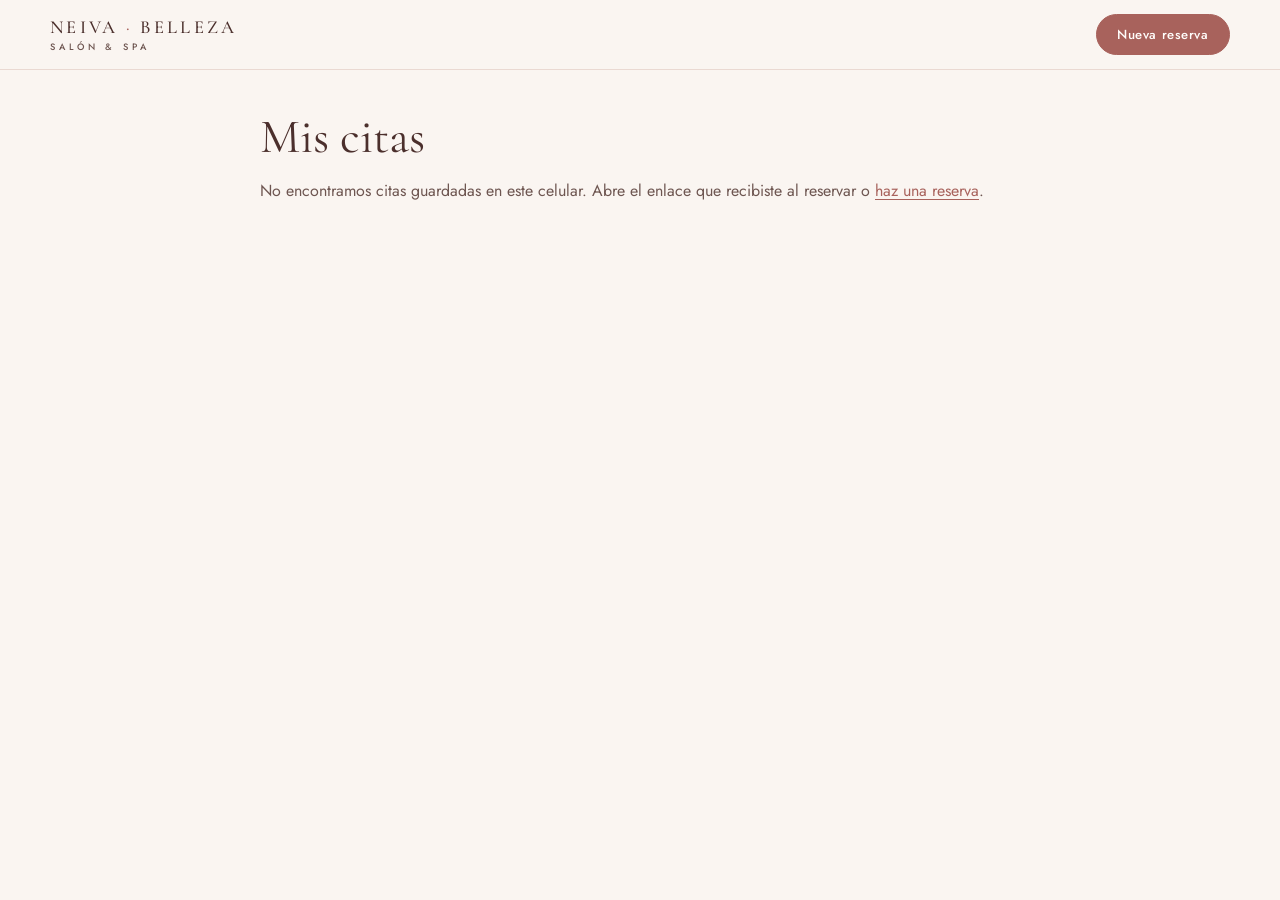
<file: salon-belleza/cita.html>
<!DOCTYPE html>
<html lang="es">
<head>
  <meta charset="UTF-8">
  <meta name="viewport" content="width=device-width, initial-scale=1.0">
  <title>Mi cita | Neiva Belleza</title>
  <meta name="robots" content="noindex">
  <link rel="preconnect" href="https://fonts.googleapis.com">
  <link rel="preconnect" href="https://fonts.gstatic.com" crossorigin>
  <link href="https://fonts.googleapis.com/css2?family=Cormorant+Garamond:ital,wght@0,400;0,500;0,600;1,400&family=Jost:wght@300;400;500;600&display=swap" rel="stylesheet">
  <link rel="stylesheet" href="styles.css">
</head>
<body class="pagina-simple">
  <header class="navbar">
    <div class="contenedor nav-contenido">
      <a href="index.html" class="logo" aria-label="Neiva Belleza, inicio">
        <span class="logo-texto">Neiva <i>·</i> Belleza<small>Salón &amp; Spa</small></span>
      </a>
      <a href="index.html#reservar" class="btn btn-pequeno">Nueva reserva</a>
    </div>
  </header>

  <main class="contenedor contenido-simple">
    <div id="cita" aria-live="polite"><p class="cargando">Buscando tu cita…</p></div>
  </main>

  <script src="api.js"></script>
  <script src="datos.js"></script>
  <script src="cita.js"></script>
</body>
</html>
</file>
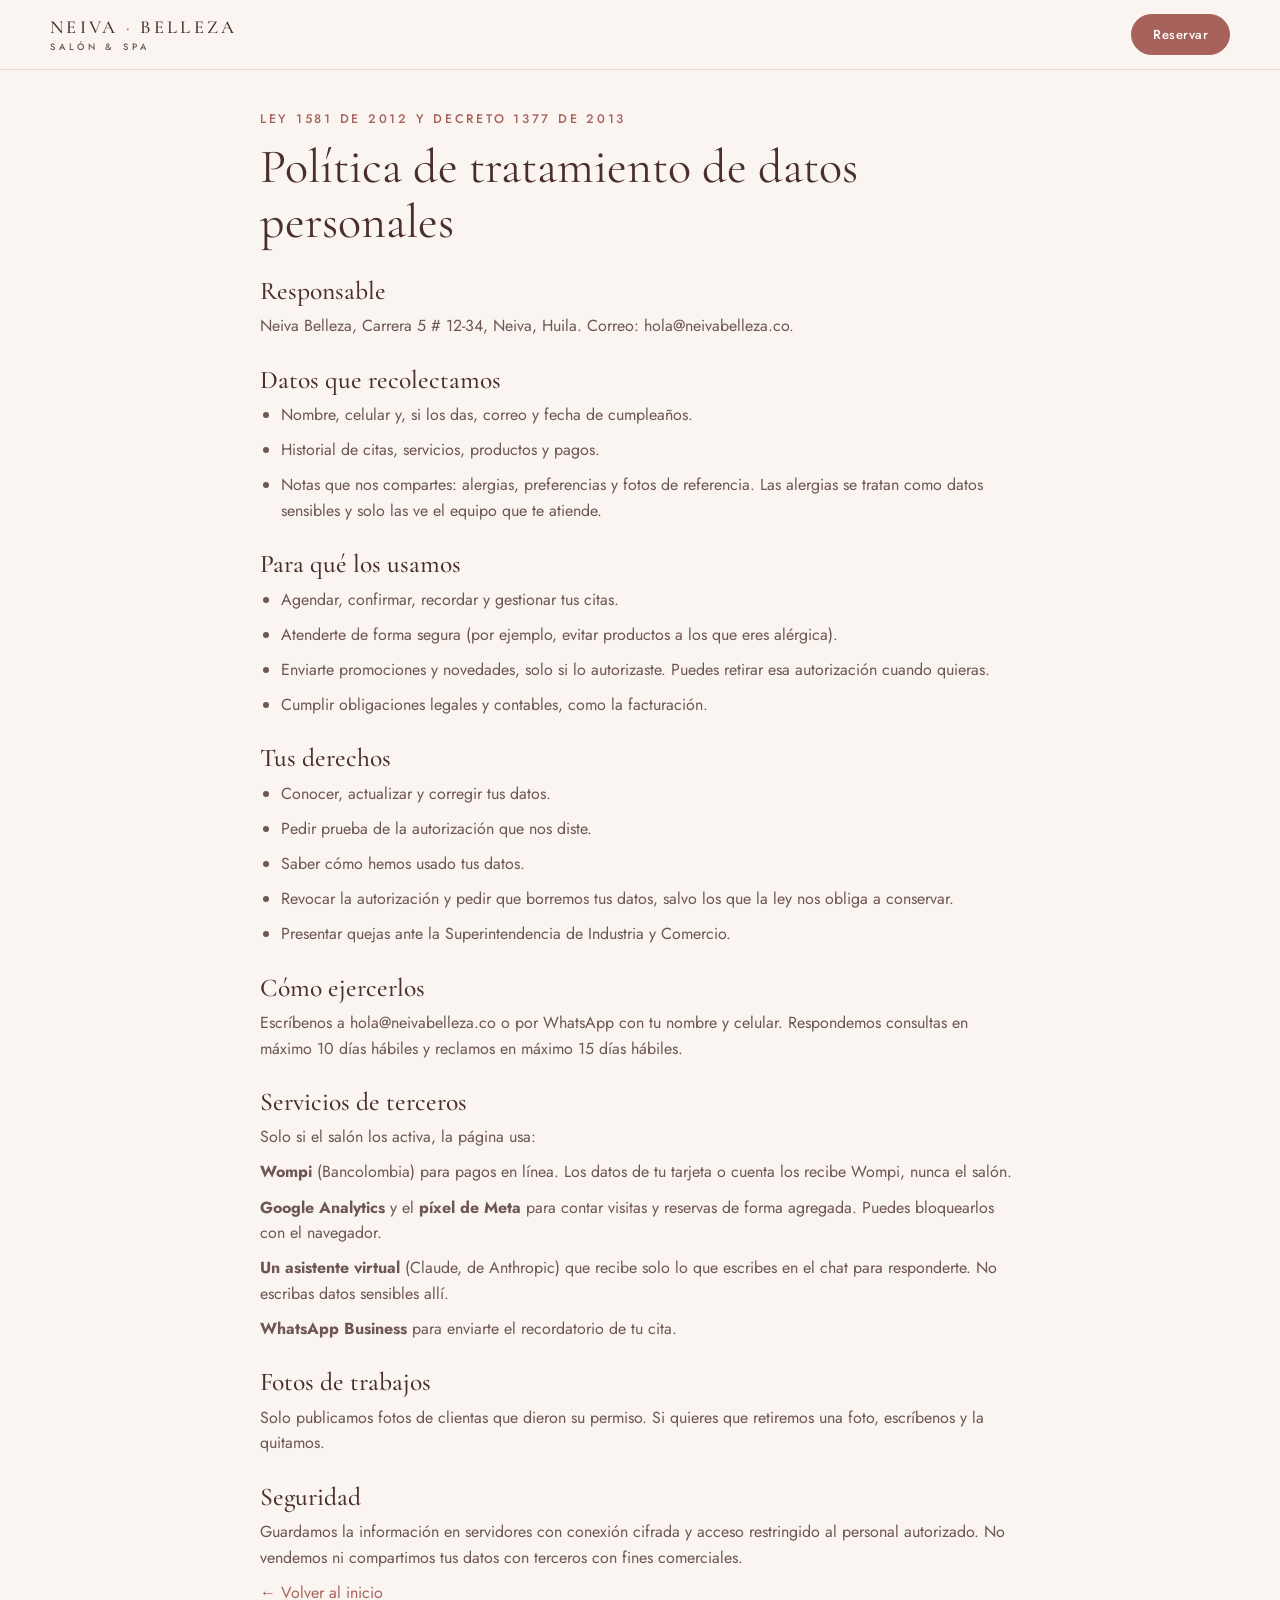
<file: salon-belleza/privacidad.html>
<!DOCTYPE html>
<html lang="es">
<head>
  <meta charset="UTF-8">
  <meta name="viewport" content="width=device-width, initial-scale=1.0">
  <title>Política de datos | Neiva Belleza</title>
  <meta name="description" content="Política de tratamiento de datos personales de Neiva Belleza según la Ley 1581 de 2012.">
  <link rel="preconnect" href="https://fonts.googleapis.com">
  <link rel="preconnect" href="https://fonts.gstatic.com" crossorigin>
  <link href="https://fonts.googleapis.com/css2?family=Cormorant+Garamond:ital,wght@0,400;0,500;0,600;1,400&family=Jost:wght@300;400;500;600&display=swap" rel="stylesheet">
  <link rel="stylesheet" href="styles.css">
</head>
<body class="pagina-simple">
  <header class="navbar">
    <div class="contenedor nav-contenido">
      <a href="index.html" class="logo" aria-label="Neiva Belleza, inicio"><span class="logo-texto">Neiva <i>·</i> Belleza<small>Salón &amp; Spa</small></span></a>
      <a href="index.html#reservar" class="btn btn-pequeno">Reservar</a>
    </div>
  </header>
  <main class="contenedor contenido-simple">
    <p class="sobretitulo">Ley 1581 de 2012 y Decreto 1377 de 2013</p>
    <h1>Política de tratamiento de datos personales</h1>
    <h2>Responsable</h2>
    <p>Neiva Belleza, Carrera 5 # 12-34, Neiva, Huila. Correo: hola@neivabelleza.co.</p>
    <h2>Datos que recolectamos</h2>
    <ul class="texto-legal">
      <li>Nombre, celular y, si los das, correo y fecha de cumpleaños.</li>
      <li>Historial de citas, servicios, productos y pagos.</li>
      <li>Notas que nos compartes: alergias, preferencias y fotos de referencia. Las alergias se tratan como datos sensibles y solo las ve el equipo que te atiende.</li>
    </ul>
    <h2>Para qué los usamos</h2>
    <ul class="texto-legal">
      <li>Agendar, confirmar, recordar y gestionar tus citas.</li>
      <li>Atenderte de forma segura (por ejemplo, evitar productos a los que eres alérgica).</li>
      <li>Enviarte promociones y novedades, solo si lo autorizaste. Puedes retirar esa autorización cuando quieras.</li>
      <li>Cumplir obligaciones legales y contables, como la facturación.</li>
    </ul>
    <h2>Tus derechos</h2>
    <ul class="texto-legal">
      <li>Conocer, actualizar y corregir tus datos.</li>
      <li>Pedir prueba de la autorización que nos diste.</li>
      <li>Saber cómo hemos usado tus datos.</li>
      <li>Revocar la autorización y pedir que borremos tus datos, salvo los que la ley nos obliga a conservar.</li>
      <li>Presentar quejas ante la Superintendencia de Industria y Comercio.</li>
    </ul>
    <h2>Cómo ejercerlos</h2>
    <p>Escríbenos a hola@neivabelleza.co o por WhatsApp con tu nombre y celular. Respondemos consultas en máximo 10 días hábiles y reclamos en máximo 15 días hábiles.</p>
    <h2>Servicios de terceros</h2>
    <p>Solo si el salón los activa, la página usa:</p>
    <ul>
      <li><b>Wompi</b> (Bancolombia) para pagos en línea. Los datos de tu tarjeta o cuenta los recibe Wompi, nunca el salón.</li>
      <li><b>Google Analytics</b> y el <b>píxel de Meta</b> para contar visitas y reservas de forma agregada. Puedes bloquearlos con el navegador.</li>
      <li><b>Un asistente virtual</b> (Claude, de Anthropic) que recibe solo lo que escribes en el chat para responderte. No escribas datos sensibles allí.</li>
      <li><b>WhatsApp Business</b> para enviarte el recordatorio de tu cita.</li>
    </ul>
    <h2>Fotos de trabajos</h2>
    <p>Solo publicamos fotos de clientas que dieron su permiso. Si quieres que retiremos una foto, escríbenos y la quitamos.</p>
    <h2>Seguridad</h2>
    <p>Guardamos la información en servidores con conexión cifrada y acceso restringido al personal autorizado. No vendemos ni compartimos tus datos con terceros con fines comerciales.</p>
    <p><a class="enlace" href="index.html">← Volver al inicio</a></p>
  </main>
</body>
</html>
</file>
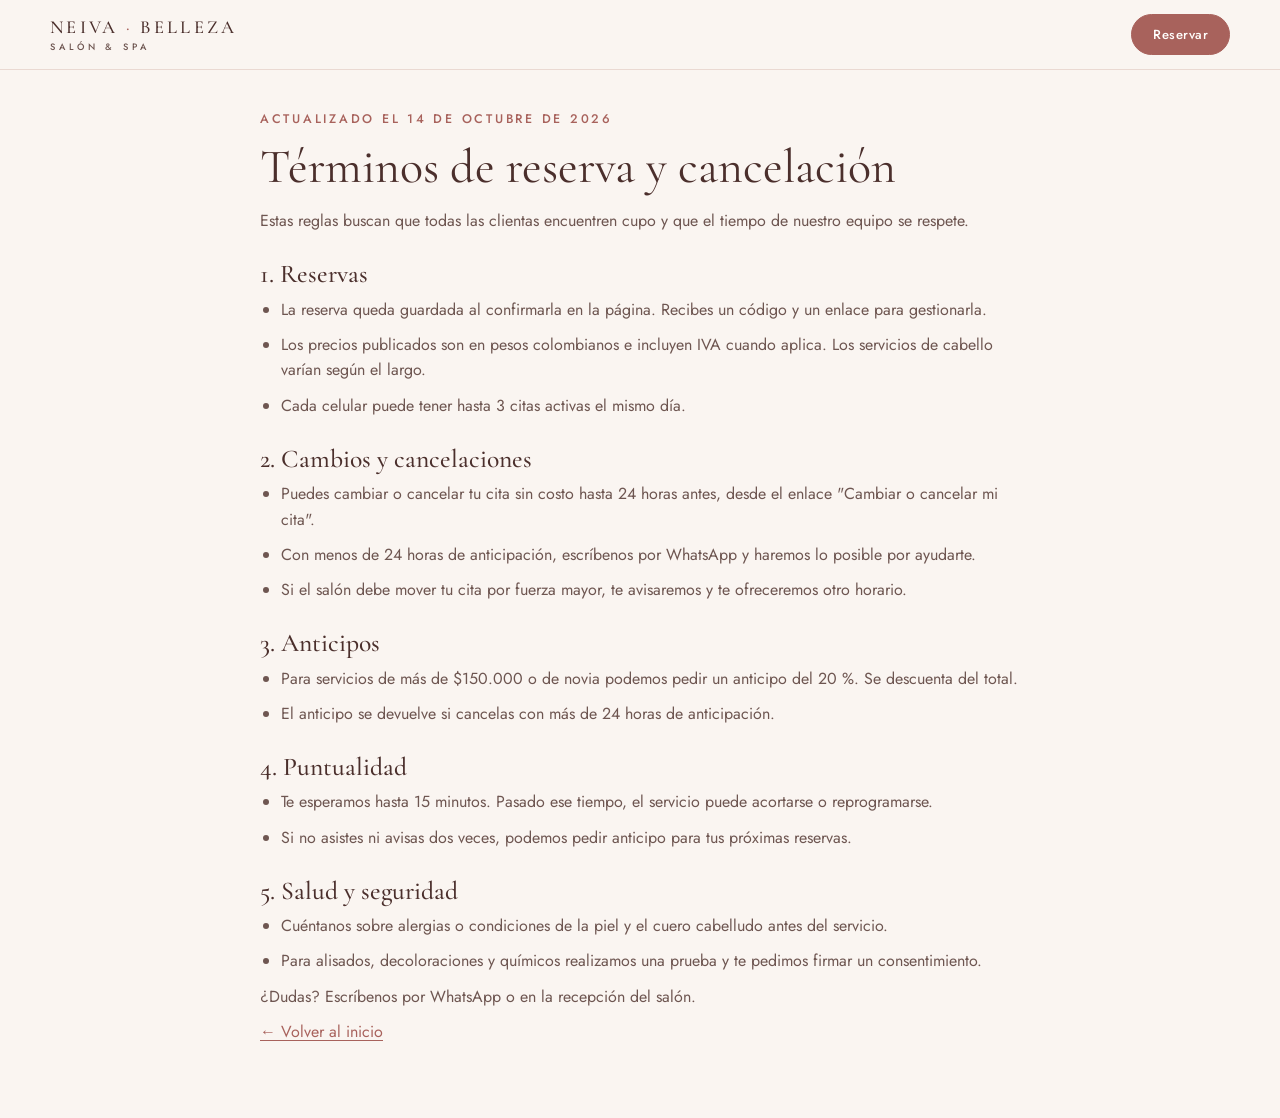
<file: salon-belleza/terminos.html>
<!DOCTYPE html>
<html lang="es">
<head>
  <meta charset="UTF-8">
  <meta name="viewport" content="width=device-width, initial-scale=1.0">
  <title>Términos de reserva | Neiva Belleza</title>
  <meta name="description" content="Reglas de reserva, cancelación, anticipos y puntualidad del salón Neiva Belleza.">
  <link rel="preconnect" href="https://fonts.googleapis.com">
  <link rel="preconnect" href="https://fonts.gstatic.com" crossorigin>
  <link href="https://fonts.googleapis.com/css2?family=Cormorant+Garamond:ital,wght@0,400;0,500;0,600;1,400&family=Jost:wght@300;400;500;600&display=swap" rel="stylesheet">
  <link rel="stylesheet" href="styles.css">
</head>
<body class="pagina-simple">
  <header class="navbar">
    <div class="contenedor nav-contenido">
      <a href="index.html" class="logo" aria-label="Neiva Belleza, inicio"><span class="logo-texto">Neiva <i>·</i> Belleza<small>Salón &amp; Spa</small></span></a>
      <a href="index.html#reservar" class="btn btn-pequeno">Reservar</a>
    </div>
  </header>
  <main class="contenedor contenido-simple">
    <p class="sobretitulo">Actualizado el 14 de octubre de 2026</p>
    <h1>Términos de reserva y cancelación</h1>
    <p>Estas reglas buscan que todas las clientas encuentren cupo y que el tiempo de nuestro equipo se respete.</p>
    <h2>1. Reservas</h2>
    <ul class="texto-legal">
      <li>La reserva queda guardada al confirmarla en la página. Recibes un código y un enlace para gestionarla.</li>
      <li>Los precios publicados son en pesos colombianos e incluyen IVA cuando aplica. Los servicios de cabello varían según el largo.</li>
      <li>Cada celular puede tener hasta 3 citas activas el mismo día.</li>
    </ul>
    <h2>2. Cambios y cancelaciones</h2>
    <ul class="texto-legal">
      <li>Puedes cambiar o cancelar tu cita sin costo hasta 24 horas antes, desde el enlace "Cambiar o cancelar mi cita".</li>
      <li>Con menos de 24 horas de anticipación, escríbenos por WhatsApp y haremos lo posible por ayudarte.</li>
      <li>Si el salón debe mover tu cita por fuerza mayor, te avisaremos y te ofreceremos otro horario.</li>
    </ul>
    <h2>3. Anticipos</h2>
    <ul class="texto-legal">
      <li>Para servicios de más de $150.000 o de novia podemos pedir un anticipo del 20 %. Se descuenta del total.</li>
      <li>El anticipo se devuelve si cancelas con más de 24 horas de anticipación.</li>
    </ul>
    <h2>4. Puntualidad</h2>
    <ul class="texto-legal">
      <li>Te esperamos hasta 15 minutos. Pasado ese tiempo, el servicio puede acortarse o reprogramarse.</li>
      <li>Si no asistes ni avisas dos veces, podemos pedir anticipo para tus próximas reservas.</li>
    </ul>
    <h2>5. Salud y seguridad</h2>
    <ul class="texto-legal">
      <li>Cuéntanos sobre alergias o condiciones de la piel y el cuero cabelludo antes del servicio.</li>
      <li>Para alisados, decoloraciones y químicos realizamos una prueba y te pedimos firmar un consentimiento.</li>
    </ul>
    <p>¿Dudas? Escríbenos por WhatsApp o en la recepción del salón.</p>
    <p><a class="enlace" href="index.html">← Volver al inicio</a></p>
  </main>
</body>
</html>
</file>
<file: salon-belleza/styles.css>
/* ===== PALETA Y TIPOGRAFÍA (estilo nude / rosa empolvado) ===== */
:root {
  --crema: #faf5f1;
  --crema-2: #f4e9e3;
  --nude: #ecd6cf;
  --rosa: #d9a8a0;
  --rosa-fuerte: #a8625c;
  --rosa-hover: #8f504b;
  --cacao: #4b2f2c;
  --texto: #6e5651;
  --dorado: #b8946a;
  --linea: #ead9d2;
  --blanco: #fffdfb;
  --verde: #5f8a6b;
  --sombra: 0 12px 34px rgba(75, 47, 44, 0.09);
  --sombra-suave: 0 4px 16px rgba(75, 47, 44, 0.06);
  --radio: 16px;
  --serif: 'Cormorant Garamond', Georgia, serif;
  --sans: 'Jost', 'Segoe UI', Arial, sans-serif;
}

* { margin: 0; padding: 0; box-sizing: border-box; }
html { scroll-behavior: smooth; }
@media (prefers-reduced-motion: reduce) {
  html { scroll-behavior: auto; }
  *, *::before, *::after { animation-duration: 0.01ms !important; transition-duration: 0.01ms !important; }
}
section { scroll-margin-top: 80px; }

body {
  font-family: var(--sans);
  font-weight: 400;
  color: var(--texto);
  background: var(--crema);
  line-height: 1.6;
  -webkit-font-smoothing: antialiased;
}

a { text-decoration: none; color: inherit; }
ul { list-style: none; }
button { font: inherit; cursor: pointer; }
svg { display: block; }
[hidden] { display: none !important; }

.contenedor { width: min(1180px, 100% - 32px); margin: 0 auto; }

h1, h2, h3, h4 { font-family: var(--serif); font-weight: 500; color: var(--cacao); line-height: 1.15; }

.sobretitulo {
  font-size: 0.78rem;
  font-weight: 500;
  letter-spacing: 0.22em;
  text-transform: uppercase;
  color: var(--rosa-fuerte);
  margin-bottom: 0.9rem;
}

/* ===== BOTONES ===== */
.btn {
  display: inline-flex; align-items: center; justify-content: center; gap: 0.5rem;
  background: var(--rosa-fuerte);
  color: var(--blanco);
  padding: 0.85rem 2rem;
  border-radius: 999px;
  border: 1px solid var(--rosa-fuerte);
  font-weight: 500;
  font-size: 0.92rem;
  letter-spacing: 0.04em;
  transition: background 0.25s, border-color 0.25s, transform 0.25s, color 0.25s;
}
.btn:hover { background: var(--rosa-hover); border-color: var(--rosa-hover); transform: translateY(-1px); }
.btn-borde { background: transparent; color: var(--cacao); border-color: var(--cacao); }
.btn-borde:hover { background: var(--cacao); color: var(--blanco); border-color: var(--cacao); }
.btn-pequeno { padding: 0.55rem 1.3rem; font-size: 0.82rem; }
.btn:disabled { opacity: 0.45; cursor: not-allowed; transform: none; }

/* ===== FRANJA SUPERIOR ===== */
.franja-superior {
  background: var(--nude);
  color: var(--cacao);
  font-size: 0.78rem;
  letter-spacing: 0.04em;
  display: flex; justify-content: center; flex-wrap: wrap; gap: 0.4rem 0.8rem;
  padding: 0.45rem 16px;
  text-align: center;
}
.franja-superior .separador { opacity: 0.5; }

/* ===== MENÚ ===== */
.navbar {
  position: sticky; top: 0; z-index: 100;
  background: rgba(250, 245, 241, 0.94);
  backdrop-filter: blur(10px);
  border-bottom: 1px solid var(--linea);
}
.nav-contenido { display: flex; align-items: center; justify-content: space-between; gap: 1.5rem; padding: 0.9rem 0; }
.logo { display: flex; align-items: center; gap: 0.6rem; color: var(--cacao); }
.logo-flor { width: 38px; height: 38px; color: var(--rosa-fuerte); }
.logo-texto {
  font-family: var(--serif); font-size: 1.35rem; font-weight: 500;
  letter-spacing: 0.24em; text-transform: uppercase; line-height: 1;
}
.logo-texto i { font-style: normal; color: var(--rosa-fuerte); }
.logo-texto small {
  display: block; font-family: var(--sans); font-size: 0.58rem; letter-spacing: 0.42em;
  color: var(--texto); margin-top: 0.3rem;
}
.nav-links { display: flex; gap: 1.8rem; }
.nav-links a { font-size: 0.86rem; letter-spacing: 0.06em; color: var(--cacao); position: relative; padding: 0.2rem 0; }
.nav-links a::after {
  content: ''; position: absolute; left: 0; bottom: -2px; width: 0; height: 1px;
  background: var(--rosa-fuerte); transition: width 0.3s;
}
.nav-links a:hover::after { width: 100%; }
.nav-acciones { display: flex; align-items: center; gap: 0.9rem; }
.icono-nav { position: relative; width: 36px; height: 36px; display: grid; place-items: center; border-radius: 50%; transition: background 0.2s; }
.icono-nav:hover { background: var(--crema-2); }
.icono-nav svg { width: 20px; height: 20px; fill: none; stroke: var(--cacao); stroke-width: 1.4; stroke-linecap: round; stroke-linejoin: round; }
.contador-bolsa {
  position: absolute; top: 0; right: -2px;
  min-width: 17px; height: 17px; padding: 0 4px; border-radius: 999px;
  background: var(--rosa-fuerte); color: var(--blanco);
  font-size: 0.65rem; font-weight: 600; display: grid; place-items: center;
}
.menu-toggle { display: none; background: none; border: none; width: 36px; height: 36px; padding: 8px 6px; flex-direction: column; justify-content: space-between; }
.menu-toggle span { display: block; height: 1.5px; background: var(--cacao); border-radius: 2px; transition: transform 0.3s, opacity 0.3s; }
.menu-toggle[aria-expanded="true"] span:nth-child(1) { transform: translateY(8.5px) rotate(45deg); }
.menu-toggle[aria-expanded="true"] span:nth-child(2) { opacity: 0; }
.menu-toggle[aria-expanded="true"] span:nth-child(3) { transform: translateY(-8.5px) rotate(-45deg); }

/* ===== PORTADA ===== */
.hero { background: linear-gradient(180deg, var(--crema-2) 0%, var(--crema) 100%); padding: 4.5rem 0 5rem; }
.hero-contenido { display: grid; grid-template-columns: 1fr 1.05fr; gap: 3.5rem; align-items: center; }
.hero h1 { font-size: clamp(2.6rem, 5.4vw, 4.4rem); font-weight: 400; margin-bottom: 1.3rem; }
.hero h1 em { font-style: italic; color: var(--rosa-fuerte); }
.hero-descripcion { font-size: 1.05rem; font-weight: 300; max-width: 470px; margin-bottom: 2.2rem; }
.hero-botones { display: flex; gap: 0.9rem; flex-wrap: wrap; margin-bottom: 2.6rem; }
.hero-beneficios { display: flex; flex-wrap: wrap; gap: 0.8rem 1.8rem; border-top: 1px solid var(--linea); padding-top: 1.6rem; }
.hero-beneficios li { display: flex; align-items: center; gap: 0.55rem; font-size: 0.85rem; color: var(--cacao); }
.hero-beneficios svg { width: 20px; height: 20px; fill: none; stroke: var(--rosa-fuerte); stroke-width: 1.3; stroke-linecap: round; stroke-linejoin: round; }
.hero-imagen {
  border-radius: 28px;
  overflow: hidden;
  box-shadow: var(--sombra);
  aspect-ratio: 5 / 4;
}
.hero-imagen img { width: 100%; height: 100%; object-fit: cover; display: block; }

/* ===== SECCIONES ===== */
.seccion { padding: 6rem 0; }
.seccion-alterna { background: var(--crema-2); }
.titulo-seccion { text-align: center; max-width: 640px; margin: 0 auto 3.2rem; }
.titulo-seccion h2 { font-size: clamp(2.2rem, 4vw, 3.1rem); font-weight: 400; margin-bottom: 0.7rem; }
.titulo-seccion p:last-child { font-weight: 300; }

/* ===== SERVICIOS ===== */
.grid-servicios { display: grid; grid-template-columns: repeat(4, 1fr); gap: 1.3rem; }
.tarjeta-servicio {
  background: var(--blanco);
  border: 1px solid var(--linea);
  border-radius: var(--radio);
  padding: 2rem 1.6rem 1.6rem;
  text-align: center;
  display: flex; flex-direction: column;
  transition: box-shadow 0.3s, transform 0.3s;
}
.tarjeta-servicio:hover { box-shadow: var(--sombra); transform: translateY(-4px); }
.tarjeta-servicio .icono-linea { width: 34px; height: 34px; margin: 0 auto 0.8rem; fill: none; stroke: var(--rosa-fuerte); stroke-width: 1.2; stroke-linecap: round; stroke-linejoin: round; }
.tarjeta-servicio h3 { font-size: 1.7rem; margin-bottom: 1.1rem; }
.lista-servicios { text-align: left; flex: 1; }
.lista-servicios li { padding: 0.75rem 0; border-top: 1px dashed var(--linea); }
.lista-servicios .fila { display: flex; justify-content: space-between; gap: 0.6rem; align-items: baseline; }
.lista-servicios strong { font-weight: 500; color: var(--cacao); font-size: 0.93rem; }
.lista-servicios .precio { font-size: 0.85rem; color: var(--rosa-fuerte); white-space: nowrap; font-weight: 500; }
.lista-servicios small { display: block; font-size: 0.78rem; font-weight: 300; }
.duracion {
  display: inline-block; margin: 1.1rem auto 0;
  font-size: 0.74rem; letter-spacing: 0.05em;
  background: var(--crema-2); color: var(--cacao);
  border-radius: 999px; padding: 0.3rem 0.9rem;
}

/* ===== CATÁLOGO DE DISEÑOS ===== */
.filtros { display: flex; justify-content: center; flex-wrap: wrap; gap: 0.6rem; margin-bottom: 2.4rem; }
.chip {
  background: transparent; border: 1px solid var(--rosa);
  color: var(--cacao); border-radius: 999px;
  padding: 0.45rem 1.2rem; font-size: 0.84rem;
  transition: background 0.2s, color 0.2s, border-color 0.2s;
}
.chip:hover { background: var(--nude); }
.chip[aria-selected="true"] { background: var(--nude); border-color: var(--nude); font-weight: 500; }
.chip[aria-selected="true"]::before { content: '✓ '; color: var(--rosa-fuerte); }
.chip span { opacity: 0.6; }

.grid-disenos { display: grid; grid-template-columns: repeat(4, 1fr); gap: 1.3rem; }
.tarjeta-diseno {
  background: var(--blanco);
  border: 1px solid var(--linea);
  border-radius: var(--radio);
  padding: 0.7rem 0.7rem 1.2rem;
  text-align: center;
  transition: box-shadow 0.3s, transform 0.3s;
  animation: entrar 0.45s ease both;
}
.tarjeta-diseno:hover { box-shadow: var(--sombra); transform: translateY(-4px); }
.tarjeta-diseno .foto { border-radius: 11px; overflow: hidden; aspect-ratio: 4 / 3; margin-bottom: 1rem; }
.tarjeta-diseno .foto img { width: 100%; height: 100%; object-fit: cover; display: block; transition: transform 0.5s; }
.tarjeta-diseno:hover .foto img { transform: scale(1.05); }
.tarjeta-diseno h3 { font-size: 1.4rem; }
.tarjeta-diseno p { font-size: 0.8rem; font-weight: 300; margin: 0.15rem 0 0.5rem; padding: 0 0.4rem; }
.tarjeta-diseno .precio { color: var(--rosa-fuerte); font-weight: 500; font-size: 0.92rem; }
.tarjeta-diseno .meta { display: block; font-size: 0.72rem; color: var(--texto); opacity: 0.8; margin: 0.15rem 0 0.9rem; }
.nota-catalogo { text-align: center; font-size: 0.82rem; font-weight: 300; margin-top: 2.2rem; }
@keyframes entrar { from { opacity: 0; transform: translateY(10px); } to { opacity: 1; transform: none; } }

/* ===== RESERVA POR PASOS ===== */
.pasos {
  display: flex; justify-content: center; align-items: center; flex-wrap: wrap;
  gap: 0.4rem; margin-bottom: 2rem; counter-reset: paso;
}
.pasos li { display: flex; align-items: center; gap: 0.4rem; }
.pasos li:not(:last-child)::after {
  content: ''; width: 46px; border-top: 1px dashed var(--rosa);
}
.paso-boton {
  background: transparent; border: 1px solid var(--rosa); color: var(--cacao);
  border-radius: 999px; padding: 0.4rem 1rem; font-size: 0.84rem;
  display: flex; align-items: center; gap: 0.4rem;
}
.paso-boton:disabled { cursor: default; opacity: 0.55; }
.paso-boton .numero {
  width: 20px; height: 20px; border-radius: 50%; display: grid; place-items: center;
  font-size: 0.72rem; background: var(--crema-2);
}
.paso-boton.completo .numero { background: var(--verde); color: #fff; }
.paso-boton.activo { background: var(--rosa-fuerte); border-color: var(--rosa-fuerte); color: var(--blanco); }
.paso-boton.activo .numero { background: rgba(255, 255, 255, 0.25); }

.reserva-panel {
  background: var(--blanco);
  border: 1px solid var(--linea);
  border-radius: 22px 22px 0 0;
  padding: 2.4rem;
  min-height: 420px;
}
.paso-titulo { display: flex; justify-content: space-between; align-items: end; flex-wrap: wrap; gap: 0.5rem; margin-bottom: 1.6rem; }
.paso-titulo h3 { font-size: 2rem; font-weight: 500; }
.paso-titulo p { font-size: 0.88rem; font-weight: 300; }
.animar-paso { animation: entrar 0.35s ease both; }

/* Paso 1: servicios */
.diseno-elegido {
  display: flex; align-items: center; gap: 1.2rem;
  background: var(--crema-2); border: 1px solid var(--rosa); border-radius: 14px;
  padding: 0.8rem; margin-bottom: 1.6rem;
}
.diseno-elegido .miniatura { width: 110px; border-radius: 10px; overflow: hidden; flex-shrink: 0; aspect-ratio: 4/3; }
.diseno-elegido .miniatura img { width: 100%; height: 100%; object-fit: cover; display: block; }
.diseno-elegido h4 { font-size: 1.35rem; }
.diseno-elegido small { display: block; font-size: 0.8rem; }
.grid-opciones-servicio { display: grid; grid-template-columns: repeat(2, 1fr); gap: 1.6rem 2rem; }
.grupo-servicio h4 { display: flex; align-items: center; gap: 0.5rem; font-size: 1.35rem; margin-bottom: 0.6rem; }
.grupo-servicio h4 svg { width: 22px; height: 22px; fill: none; stroke: var(--rosa-fuerte); stroke-width: 1.3; }
.opcion {
  width: 100%; text-align: left;
  display: grid; grid-template-columns: 1fr auto; gap: 0.1rem 1rem; align-items: center;
  background: var(--blanco); border: 1px solid var(--linea); border-radius: 12px;
  padding: 0.75rem 1rem; margin-bottom: 0.55rem; color: var(--texto);
  transition: border-color 0.2s, background 0.2s, box-shadow 0.2s;
}
.opcion:hover { border-color: var(--rosa); box-shadow: var(--sombra-suave); }
.opcion strong { color: var(--cacao); font-weight: 500; font-size: 0.93rem; }
.opcion small { grid-column: 1; font-size: 0.76rem; font-weight: 300; }
.opcion .precio { grid-row: 1 / span 2; grid-column: 2; text-align: right; color: var(--rosa-fuerte); font-weight: 500; font-size: 0.9rem; }
.opcion .precio em { display: block; font-style: normal; font-size: 0.7rem; color: var(--texto); font-weight: 400; }
.opcion[aria-pressed="true"] { background: var(--crema-2); border-color: var(--rosa-fuerte); box-shadow: inset 0 0 0 1px var(--rosa-fuerte); }

/* Paso 2: profesionales */
.grid-profesionales { display: grid; grid-template-columns: repeat(3, 1fr); gap: 1.1rem; }
.tarjeta-profesional {
  position: relative; text-align: left;
  display: flex; align-items: center; gap: 1rem;
  background: var(--blanco); border: 1px solid var(--linea); border-radius: 16px;
  padding: 1.1rem; color: var(--texto);
  transition: border-color 0.2s, box-shadow 0.2s, transform 0.2s;
}
.tarjeta-profesional:hover { border-color: var(--rosa); box-shadow: var(--sombra-suave); transform: translateY(-2px); }
.tarjeta-profesional[aria-pressed="true"] { border-color: var(--rosa-fuerte); box-shadow: inset 0 0 0 1px var(--rosa-fuerte), var(--sombra-suave); background: #fffaf7; }
.retrato {
  width: 72px; height: 72px; border-radius: 50%; flex-shrink: 0;
  display: grid; place-items: center;
  font-family: var(--serif); font-size: 1.6rem; color: var(--blanco);
  border: 3px solid var(--blanco); box-shadow: 0 0 0 1px var(--linea);
}
.tarjeta-profesional h4 { font-size: 1.3rem; }
.tarjeta-profesional .especialidad { font-size: 0.8rem; display: block; }
.calificacion { font-size: 0.78rem; margin-top: 0.2rem; display: block; }
.calificacion b { color: var(--dorado); letter-spacing: 1px; font-weight: 400; }
.etiqueta-estado {
  position: absolute; top: 0.6rem; right: 0.7rem;
  font-size: 0.68rem; border-radius: 999px; padding: 0.15rem 0.6rem;
  background: var(--crema-2); color: var(--rosa-fuerte); font-weight: 500;
}
.tarjeta-profesional[aria-pressed="true"] .etiqueta-estado { background: var(--rosa-fuerte); color: var(--blanco); }

/* Paso 3: calendario y horarios */
.grid-fecha { display: grid; grid-template-columns: 1.1fr 1fr; gap: 2rem; align-items: start; }
.calendario { background: var(--crema); border: 1px solid var(--linea); border-radius: 16px; padding: 1.2rem; }
.calendario-cabecera { display: flex; justify-content: space-between; align-items: center; margin-bottom: 0.8rem; }
.calendario-cabecera strong { font-family: var(--serif); font-size: 1.4rem; font-weight: 500; color: var(--cacao); }
.flecha {
  width: 32px; height: 32px; border-radius: 50%; border: 1px solid var(--linea);
  background: var(--blanco); color: var(--cacao);
}
.flecha:disabled { opacity: 0.35; cursor: not-allowed; }
.dias-semana, .dias-mes { display: grid; grid-template-columns: repeat(7, 1fr); gap: 0.3rem; text-align: center; }
.dias-semana span { font-size: 0.72rem; text-transform: uppercase; letter-spacing: 0.08em; padding: 0.3rem 0; opacity: 0.75; }
.dia {
  width: 40px; height: 40px; margin: 0 auto; border-radius: 50%; border: none; background: transparent;
  color: var(--cacao); font-size: 0.9rem;
  transition: background 0.2s;
}
.dia:hover:not(:disabled) { background: var(--nude); }
.dia:disabled { color: #c9b8b2; cursor: not-allowed; text-decoration: line-through; text-decoration-color: rgba(0, 0, 0, 0.12); }
.dia.hoy { box-shadow: inset 0 0 0 1px var(--rosa); }
.dia[aria-pressed="true"] { background: var(--rosa-fuerte); color: var(--blanco); }
.horarios h4 { font-size: 1.35rem; margin-bottom: 0.2rem; }
.horarios > p { font-size: 0.82rem; margin-bottom: 1rem; }
.grid-horas { display: grid; grid-template-columns: repeat(3, 1fr); gap: 0.6rem; }
.hora {
  border: 1px solid var(--linea); background: var(--blanco); color: var(--cacao);
  border-radius: 10px; padding: 0.65rem 0; font-size: 0.9rem;
}
.hora:hover:not(:disabled) { border-color: var(--rosa); }
.hora:disabled { background: var(--crema-2); color: #b9a6a0; cursor: not-allowed; }
.hora:disabled::after { content: ' · ocupado'; font-size: 0.7rem; }
.hora[aria-pressed="true"] { background: var(--rosa-fuerte); border-color: var(--rosa-fuerte); color: var(--blanco); }
.nota-sesion {
  margin-top: 1.2rem; font-size: 0.8rem; background: var(--crema); border: 1px solid var(--linea);
  border-radius: 10px; padding: 0.6rem 0.9rem;
}
.sin-fecha { font-size: 0.9rem; font-weight: 300; padding: 1.5rem; text-align: center; border: 1px dashed var(--rosa); border-radius: 12px; }

/* Paso 4: tienda */
.grid-productos { display: grid; grid-template-columns: repeat(2, 1fr); gap: 1rem; }
.tarjeta-producto {
  display: flex; align-items: center; gap: 1rem;
  border: 1px solid var(--linea); border-radius: 14px; padding: 0.7rem 1rem 0.7rem 0.7rem;
  background: var(--blanco); transition: border-color 0.2s;
}
.tarjeta-producto.agregado { border-color: var(--rosa-fuerte); background: #fffaf7; }
.tarjeta-producto .foto-producto { width: 84px; height: 84px; border-radius: 10px; overflow: hidden; flex-shrink: 0; }
.tarjeta-producto .foto-producto { background: #f6eee9; }
.tarjeta-producto .foto-producto img { width: 100%; height: 100%; object-fit: cover; display: block; }
.tarjeta-producto .info { flex: 1; min-width: 0; }
.tarjeta-producto h4 { font-size: 1.2rem; }
.tarjeta-producto small { display: block; font-size: 0.76rem; font-weight: 300; }
.tarjeta-producto .precio { color: var(--rosa-fuerte); font-weight: 500; font-size: 0.88rem; }
.boton-agregar {
  border: 1px solid var(--cacao); background: transparent; color: var(--cacao);
  border-radius: 999px; padding: 0.35rem 0.9rem; font-size: 0.78rem; white-space: nowrap;
}
.boton-agregar[aria-pressed="true"] { background: var(--cacao); color: var(--blanco); }

/* Paso 5: confirmar */
.grid-confirmar { display: grid; grid-template-columns: 1fr 1fr; gap: 2.2rem; align-items: start; }
.campo { margin-bottom: 1rem; }
.campo label { display: block; font-size: 0.85rem; font-weight: 500; color: var(--cacao); margin-bottom: 0.3rem; }
.campo input, .campo textarea {
  width: 100%; padding: 0.8rem 1rem; font: inherit; color: var(--texto);
  border: 1px solid var(--linea); border-radius: 10px; background: var(--crema);
  transition: border-color 0.2s, box-shadow 0.2s;
}
.campo input:focus, .campo textarea:focus { outline: none; border-color: var(--rosa-fuerte); box-shadow: 0 0 0 3px rgba(168, 98, 92, 0.15); }
.campo.invalido input { border-color: #c0453f; }
.error { display: block; min-height: 1em; font-size: 0.76rem; color: #c0453f; margin-top: 0.2rem; }
.tarjeta-resumen { background: var(--crema-2); border-radius: 16px; padding: 1.5rem; }
.tarjeta-resumen h4 { font-size: 1.5rem; margin-bottom: 0.8rem; text-align: center; }
.fila-resumen { display: flex; justify-content: space-between; gap: 1rem; padding: 0.45rem 0; font-size: 0.88rem; border-bottom: 1px dashed var(--rosa); }
.fila-resumen span:first-child { color: var(--cacao); }
.fila-resumen span:last-child { text-align: right; }
.fila-resumen.total { border: none; font-size: 1.05rem; font-weight: 600; color: var(--cacao); padding-top: 0.8rem; }
.nota-deposito { font-size: 0.76rem; margin-top: 0.6rem; text-align: center; }
.exito { text-align: center; max-width: 520px; margin: 1.5rem auto; }
.exito .sello {
  width: 74px; height: 74px; border-radius: 50%; margin: 0 auto 1rem;
  background: var(--verde); color: #fff; display: grid; place-items: center; font-size: 2rem;
}
.exito h3 { font-size: 2.2rem; margin-bottom: 0.5rem; }
.exito p { margin-bottom: 1.4rem; }

/* Barra de resumen inferior */
.barra-resumen {
  position: sticky; bottom: 0; z-index: 50;
  display: grid; grid-template-columns: 1fr auto auto; gap: 1.5rem; align-items: center;
  background: var(--cacao); color: #f3e4de;
  border-radius: 0 0 22px 22px;
  padding: 1.1rem 2rem;
  box-shadow: 0 -8px 24px rgba(75, 47, 44, 0.12);
}
.resumen-texto strong { display: block; font-family: var(--serif); font-size: 1.3rem; font-weight: 500; color: #fff; }
.resumen-texto span { font-size: 0.82rem; opacity: 0.85; }
.resumen-total small { display: block; font-size: 0.75rem; opacity: 0.8; }
.resumen-total strong { font-family: var(--serif); font-size: 1.7rem; font-weight: 500; color: #f1cdb9; white-space: nowrap; }
.resumen-botones { display: flex; gap: 0.6rem; }
.barra-resumen .btn { background: #e7c3a6; border-color: #e7c3a6; color: var(--cacao); }
.barra-resumen .btn:hover { background: #f1d4bd; border-color: #f1d4bd; }
.barra-resumen .btn-borde { background: transparent; color: #f3e4de; border-color: rgba(243, 228, 222, 0.5); }
.barra-resumen .btn-borde:hover { background: rgba(255, 255, 255, 0.1); color: #fff; }

/* ===== EQUIPO ===== */
.grid-equipo { display: grid; grid-template-columns: repeat(auto-fill, minmax(250px, 1fr)); gap: 1.2rem; }
.tarjeta-equipo {
  background: var(--blanco); border: 1px solid var(--linea); border-radius: var(--radio);
  padding: 1.6rem 1.3rem 1.4rem; text-align: center;
  display: flex; flex-direction: column; align-items: center; gap: 0.35rem;
  transition: box-shadow 0.3s, transform 0.3s; animation: entrar 0.45s ease both;
}
.tarjeta-equipo:hover { box-shadow: var(--sombra); transform: translateY(-4px); }
.retrato-grande { width: 92px; height: 92px; font-size: 2rem; margin-bottom: 0.4rem; }
.tarjeta-equipo h3 { font-size: 1.55rem; }
.tarjeta-equipo .rol { font-size: 0.82rem; }
.tarjeta-equipo .calificacion b { color: var(--dorado); }
.semana-mini { display: flex; gap: 0.25rem; margin: 0.5rem 0 0.1rem; }
.semana-mini span {
  width: 26px; height: 26px; border-radius: 50%; display: grid; place-items: center;
  font-size: 0.7rem; color: #b9a6a0; background: var(--crema); text-decoration: line-through;
}
.semana-mini span.trabaja { background: var(--nude); color: var(--cacao); font-weight: 500; text-decoration: none; }
.horario-pro { display: block; font-size: 0.78rem; color: var(--cacao); margin-top: 0.15rem; }
.proximo-cupo { display: block; font-size: 0.8rem; color: var(--estado-ok, #4f7d5c); margin-top: 0.15rem; }
.proximo-cupo b { font-weight: 500; }
.duraciones { width: 100%; margin: 0.6rem 0 0.9rem; border-top: 1px dashed var(--linea); }
.duraciones li { display: flex; justify-content: space-between; gap: 0.6rem; font-size: 0.8rem; padding: 0.35rem 0; border-bottom: 1px dashed var(--linea); text-align: left; }
.duraciones b { font-weight: 500; color: var(--rosa-fuerte); white-space: nowrap; }
.tarjeta-equipo .btn { margin-top: auto; }

/* Agenda elegida en el paso 3 */
.agenda-elegida {
  display: flex; align-items: center; gap: 0.8rem; margin-bottom: 1.2rem;
  background: var(--crema); border: 1px solid var(--linea); border-radius: 12px; padding: 0.7rem 1rem;
}
.agenda-elegida strong { display: block; color: var(--cacao); font-weight: 500; font-size: 0.95rem; }
.agenda-elegida small { font-size: 0.8rem; }
.retrato-mini {
  width: 40px; height: 40px; border-radius: 50%; flex-shrink: 0; display: grid; place-items: center;
  font-family: var(--serif); color: #fff; font-size: 1rem;
}

/* Días con cupos: puntito debajo del número */
.dia { position: relative; }
.dia.con-cupos::after {
  content: ''; position: absolute; left: 50%; bottom: 4px; width: 4px; height: 4px; margin-left: -2px;
  border-radius: 50%; background: var(--verde);
}
.dia[aria-pressed="true"]::after { background: #fff; }

/* Horas con hora de fin */
.hora small { display: block; font-size: 0.68rem; opacity: 0.75; }

/* Línea de tiempo del día */
.linea-tiempo { margin: 0.2rem 0 0.3rem; }
.pista-tiempo {
  position: relative; height: 18px; border-radius: 9px; overflow: hidden;
  background: #e3eee5;
}
.franja { position: absolute; top: 0; bottom: 0; }
.franja.ocupada {
  background: repeating-linear-gradient(135deg, #d9c9c3 0 4px, #e9ddd8 4px 8px);
}
.franja.elegida { background: var(--rosa-fuerte); border-radius: 4px; box-shadow: 0 0 0 2px var(--blanco); }
.marcas-tiempo { position: relative; height: 16px; font-size: 0.66rem; color: var(--texto); }
.marcas-tiempo span { position: absolute; transform: translateX(-50%); white-space: nowrap; }
.marcas-tiempo span:first-child { transform: none; }
.marcas-tiempo span:last-child:not(:first-child) { transform: translateX(-100%); }
.leyenda-tiempo { display: flex; align-items: center; gap: 0.35rem; flex-wrap: wrap; font-size: 0.72rem; margin: 0.3rem 0 0.9rem; }
.muestra { width: 12px; height: 12px; border-radius: 3px; display: inline-block; margin-left: 0.5rem; }
.muestra:first-child { margin-left: 0; }
.muestra.libre { background: #e3eee5; }
.muestra.ocupada { background: repeating-linear-gradient(135deg, #d9c9c3 0 3px, #e9ddd8 3px 6px); }
.muestra.elegida { background: var(--rosa-fuerte); }

/* Ventana de agenda */
.agenda-dialogo {
  width: min(760px, calc(100% - 24px)); max-height: calc(100vh - 32px);
  border: none; border-radius: 22px; padding: 0; margin: auto;
  background: var(--blanco); color: var(--texto); box-shadow: 0 30px 80px rgba(75, 47, 44, 0.25);
}
.agenda-dialogo::backdrop { background: rgba(75, 47, 44, 0.45); backdrop-filter: blur(3px); }
.agenda-dialogo[open] { display: flex; flex-direction: column; animation: entrar 0.3s ease both; }
#agenda-contenido { display: flex; flex-direction: column; min-height: 0; max-height: calc(100vh - 32px); }
.agenda-cabecera {
  display: flex; align-items: center; gap: 1rem; padding: 1.3rem 1.5rem;
  background: var(--crema-2); border-bottom: 1px solid var(--linea);
}
.agenda-cabecera h3 { font-size: 1.6rem; }
.agenda-cabecera p { font-size: 0.82rem; }
.cerrar-agenda {
  margin-left: auto; align-self: start; width: 36px; height: 36px; border-radius: 50%;
  border: 1px solid var(--linea); background: var(--blanco); color: var(--cacao); flex-shrink: 0;
}
.agenda-cuerpo { padding: 1.2rem 1.5rem; overflow-y: auto; }
.agenda-cuerpo h4 { font-size: 1.25rem; margin: 0.6rem 0 0.6rem; }
.agenda-cuerpo h4 small { font-family: var(--sans); font-size: 0.8rem; font-weight: 400; }
.servicios-agenda { display: grid; grid-template-columns: repeat(2, 1fr); gap: 0.5rem; }
.servicios-agenda .opcion { margin: 0; }
.dias-agenda { display: flex; gap: 0.45rem; overflow-x: auto; padding-bottom: 0.4rem; }
.dia-agenda {
  flex: 0 0 72px; border: 1px solid var(--linea); background: var(--blanco); color: var(--cacao);
  border-radius: 12px; padding: 0.45rem 0.2rem; display: flex; flex-direction: column; align-items: center; gap: 0.05rem;
}
.dia-agenda small { font-size: 0.7rem; }
.dia-agenda strong { font-family: var(--serif); font-size: 1.4rem; font-weight: 500; line-height: 1.1; }
.dia-agenda em { font-style: normal; font-size: 0.66rem; color: var(--verde); }
.dia-agenda:disabled { background: var(--crema); color: #b9a6a0; cursor: not-allowed; }
.dia-agenda:disabled em { color: #b9a6a0; }
.dia-agenda[aria-pressed="true"] { background: var(--rosa-fuerte); border-color: var(--rosa-fuerte); color: #fff; }
.dia-agenda[aria-pressed="true"] em { color: #fff; }
.agenda-pie {
  display: flex; align-items: center; justify-content: space-between; gap: 1rem; flex-wrap: wrap;
  padding: 1rem 1.5rem; background: var(--cacao); color: #f3e4de;
}
.agenda-pie strong { display: block; color: #fff; font-weight: 500; }
.agenda-pie small { font-size: 0.8rem; }
.agenda-pie .btn { background: #e7c3a6; border-color: #e7c3a6; color: var(--cacao); }

/* ===== RESERVA: piezas nuevas ===== */
.repetir {
  width: 100%; text-align: left; margin-bottom: 1.2rem; padding: 0.8rem 1rem;
  border: 1px dashed var(--rosa-fuerte); border-radius: 12px; background: var(--crema); color: var(--cacao); font-size: 0.9rem;
}
.repetir:hover { background: var(--crema-2); }
.diseno-elegido { position: relative; }
.quitar {
  margin-left: auto; width: 32px; height: 32px; border-radius: 50%; border: 1px solid var(--linea);
  background: var(--blanco); color: var(--cacao); flex-shrink: 0;
}
.selector-largo { margin-top: 1.6rem; padding: 1.2rem; background: var(--crema); border: 1px solid var(--linea); border-radius: 14px; }
.selector-largo h4 { font-size: 1.35rem; }
.selector-largo > p { font-size: 0.84rem; margin-bottom: 0.8rem; }
.opciones-largo { display: grid; grid-template-columns: repeat(3, 1fr); gap: 0.6rem; }
.opcion-largo {
  display: flex; flex-direction: column; gap: 0.1rem; text-align: left; padding: 0.7rem 0.9rem;
  border: 1px solid var(--linea); border-radius: 12px; background: var(--blanco); color: var(--texto);
}
.opcion-largo strong { color: var(--cacao); font-weight: 500; }
.opcion-largo small { font-size: 0.74rem; }
.opcion-largo em { font-style: normal; font-size: 0.78rem; color: var(--rosa-fuerte); font-weight: 500; }
.opcion-largo[aria-pressed="true"] { border-color: var(--rosa-fuerte); box-shadow: inset 0 0 0 1px var(--rosa-fuerte); background: var(--crema-2); }
.resumen-seleccion { margin-top: 1.2rem; text-align: right; font-weight: 500; color: var(--cacao); }
.lista-servicios .precio s, .opcion .precio s { color: var(--texto); opacity: 0.6; font-weight: 400; }
.aviso-paso {
  background: var(--crema-2); border: 1px solid var(--rosa); border-radius: 12px; padding: 0.9rem 1rem;
  font-size: 0.9rem; color: var(--cacao); margin-bottom: 1rem; display: flex; flex-wrap: wrap; gap: 0.8rem; align-items: center;
}
.error-general {
  background: #f9e2e0; color: #8f2f2a; border-radius: 10px; padding: 0.7rem 1rem; font-size: 0.88rem; margin-bottom: 1rem;
}
.cargando { padding: 3rem 1rem; text-align: center; color: var(--texto); }
.cargando::before {
  content: ''; display: block; width: 28px; height: 28px; margin: 0 auto 0.8rem; border-radius: 50%;
  border: 3px solid var(--nude); border-top-color: var(--rosa-fuerte); animation: girar 0.9s linear infinite;
}
@keyframes girar { to { transform: rotate(360deg); } }
.agenda-elegida { flex-wrap: wrap; }
.primer-cupo { margin-left: auto; }
.enlace-boton {
  background: none; border: none; padding: 0; margin-top: 1rem; color: var(--rosa-fuerte);
  text-decoration: underline; text-underline-offset: 3px; font-size: 0.86rem;
}
.form-espera { margin-top: 1rem; padding: 0.9rem; border: 1px dashed var(--rosa); border-radius: 12px; font-size: 0.85rem; }
.fila-espera { display: flex; flex-wrap: wrap; gap: 0.5rem; margin-top: 0.6rem; }
.fila-espera input { flex: 1 1 140px; min-width: 0; padding: 0.55rem 0.8rem; border: 1px solid var(--linea); border-radius: 10px; font: inherit; background: var(--blanco); }
.ok-espera { margin-top: 1rem; color: var(--verde); font-size: 0.88rem; }
.dia.festivo { color: var(--rosa-fuerte); opacity: 0.6; }
.check { display: flex; align-items: center; gap: 0.5rem; font-size: 0.86rem; color: var(--cacao); margin-bottom: 0.5rem; cursor: pointer; }
.check input { width: 1rem; height: 1rem; accent-color: var(--rosa-fuerte); }
.legal { font-size: 0.76rem; margin-top: 0.6rem; }
.legal a { color: var(--rosa-fuerte); text-decoration: underline; }
.codigo-reserva { font-size: 0.95rem; letter-spacing: 0.04em; margin-bottom: 0.6rem; }
.codigo-reserva b { font-family: var(--serif); font-size: 1.6rem; letter-spacing: 0.18em; color: var(--rosa-fuerte); }
.exito { max-width: 640px; }
.acciones-exito { display: flex; flex-wrap: wrap; justify-content: center; gap: 0.6rem; margin: 1.4rem 0 0.6rem; }
.nota-enlace { font-size: 0.8rem; margin-bottom: 1rem; }
.referido-exito { background: var(--crema-2); border-radius: 12px; padding: 0.8rem; font-size: 0.88rem; margin-bottom: 1rem; }
.cuidados { text-align: left; background: var(--crema); border: 1px solid var(--linea); border-radius: 12px; padding: 1rem 1.2rem; margin-bottom: 1rem; }
.cuidados h4 { font-size: 1.25rem; margin-bottom: 0.4rem; }
.cuidados ul { list-style: disc; padding-left: 1.2rem; font-size: 0.86rem; display: grid; gap: 0.25rem; }
.largo-agenda { display: flex; flex-wrap: wrap; align-items: center; gap: 0.4rem; margin-top: 0.8rem; font-size: 0.85rem; color: var(--cacao); }
.largo-agenda .chip[aria-pressed="true"] { background: var(--nude); border-color: var(--nude); font-weight: 500; }

/* ===== OPINIONES ===== */
.grid-opiniones { display: grid; grid-template-columns: repeat(3, 1fr); gap: 1.3rem; }
.opinion { background: var(--blanco); border: 1px solid var(--linea); border-radius: var(--radio); padding: 1.8rem; }
.estrellas { color: var(--dorado); letter-spacing: 3px; margin-bottom: 0.7rem; }
.opinion p { font-family: var(--serif); font-size: 1.2rem; font-style: italic; color: var(--cacao); margin-bottom: 1.3rem; line-height: 1.45; }
.opinion footer { display: flex; align-items: center; gap: 0.8rem; }
.avatar { width: 42px; height: 42px; border-radius: 50%; background: var(--nude); color: var(--rosa-fuerte); display: grid; place-items: center; font-weight: 500; font-size: 0.85rem; }
.opinion strong { display: block; color: var(--cacao); font-weight: 500; font-size: 0.92rem; }
.opinion small { font-size: 0.78rem; }

/* ===== FRANJA DE CONFIANZA ===== */
.franja-confianza {
  display: flex; justify-content: center; flex-wrap: wrap; gap: 1rem 3rem;
  padding: 2rem 0; font-size: 0.86rem; color: var(--cacao);
}
.franja-confianza li { display: flex; align-items: center; gap: 0.55rem; }
.franja-confianza svg { width: 22px; height: 22px; fill: none; stroke: var(--rosa-fuerte); stroke-width: 1.3; stroke-linecap: round; stroke-linejoin: round; }

/* ===== PIE DE PÁGINA ===== */
.pie { background: var(--nude); color: var(--cacao); scroll-margin-top: 80px; }
.pie-columnas { display: grid; grid-template-columns: 1.3fr 1fr 1fr; gap: 2rem; padding: 3.2rem 0 2.6rem; font-size: 0.88rem; }
.pie-logo { font-family: var(--serif); font-size: 1.5rem; letter-spacing: 0.24em; text-transform: uppercase; margin-bottom: 0.6rem; }
.pie h4 { font-size: 1.4rem; margin-bottom: 0.6rem; }
.pie li { margin-bottom: 0.25rem; }
.pie a:hover { color: var(--rosa-fuerte); }
#pie-direccion { margin-top: 0.6rem; }
.pie-final { background: var(--rosa); color: var(--cacao); text-align: center; font-size: 0.76rem; padding: 0.8rem 16px; letter-spacing: 0.03em; }

/* ===== BOTÓN FLOTANTE WHATSAPP ===== */
.whatsapp-flotante {
  position: fixed; right: 1.3rem; bottom: 1.3rem; z-index: 200;
  width: 56px; height: 56px; border-radius: 50%; background: #25d366;
  display: grid; place-items: center; box-shadow: 0 8px 22px rgba(37, 211, 102, 0.35);
  transition: transform 0.25s;
}
.whatsapp-flotante:hover { transform: scale(1.08); }
.whatsapp-flotante svg { width: 28px; height: 28px; fill: none; stroke: #fff; stroke-width: 1.6; stroke-linejoin: round; }

/* ===== RESPONSIVE ===== */
@media (max-width: 1080px) {
  .grid-servicios, .grid-disenos { grid-template-columns: repeat(2, 1fr); }
  .grid-profesionales { grid-template-columns: repeat(2, 1fr); }
  .nav-links { gap: 1.2rem; }
}

@media (max-width: 900px) {
  .menu-toggle { display: flex; }
  .nav-boton { display: none; }
  .navbar nav {
    position: absolute; top: 100%; left: 0; right: 0;
    background: var(--crema);
    border-bottom: 1px solid var(--linea);
    max-height: 0; overflow: hidden; transition: max-height 0.35s;
  }
  .navbar nav.abierto { max-height: 420px; }
  .nav-links { flex-direction: column; align-items: center; gap: 1.1rem; padding: 1.5rem 0 1.8rem; }
  .nav-links a { font-size: 1rem; }
  .hero { padding: 2.5rem 0 3.5rem; }
  .hero-contenido { grid-template-columns: 1fr; gap: 2.2rem; }
  .hero-texto { text-align: center; }
  .hero-descripcion { margin-inline: auto; }
  .hero-botones, .hero-beneficios { justify-content: center; }
  .seccion { padding: 4rem 0; }
  .reserva-panel { padding: 1.5rem; }
  .grid-opciones-servicio, .grid-fecha, .grid-productos, .grid-confirmar, .grid-opiniones { grid-template-columns: 1fr; }
  .barra-resumen { grid-template-columns: 1fr auto; padding: 1rem 1.2rem; gap: 0.8rem 1rem; }
  .resumen-botones { grid-column: 1 / -1; }
  .resumen-botones .btn { flex: 1; }
  .pasos li:not(:last-child)::after { width: 14px; }
  .pie-columnas { grid-template-columns: 1fr; text-align: center; }
}

@media (max-width: 560px) {
  .franja-superior .separador, .franja-superior span:nth-child(n+3) { display: none; }
  .logo-texto { font-size: 1rem; letter-spacing: 0.14em; white-space: nowrap; }
  .logo-flor { width: 32px; height: 32px; }
  .grid-servicios { grid-template-columns: 1fr; }
  .grid-disenos { grid-template-columns: repeat(2, 1fr); gap: 0.8rem; }
  .tarjeta-diseno h3 { font-size: 1.2rem; }
  .hero-botones .btn { flex: 1; }
  .grid-profesionales { grid-template-columns: 1fr; }
  .servicios-agenda { grid-template-columns: 1fr; }
  .agenda-cabecera, .agenda-cuerpo, .agenda-pie { padding-left: 1rem; padding-right: 1rem; }
  .agenda-cabecera { padding-top: 0.9rem; padding-bottom: 0.9rem; gap: 0.7rem; }
  .agenda-cabecera .retrato { width: 52px; height: 52px; font-size: 1.1rem; }
  .agenda-cabecera h3 { font-size: 1.3rem; }
  .agenda-cabecera p:not(.horario-pro) { display: none; }
  .agenda-pie { padding-top: 0.8rem; padding-bottom: 0.8rem; }
  .agenda-pie .btn { width: 100%; }
  .paso-boton .texto { display: none; }
  .paso-boton.activo .texto { display: inline; }
  .reserva-panel { padding: 1.2rem; border-radius: 18px 18px 0 0; }
  .resumen-texto span { display: none; }
  .diseno-elegido .miniatura { width: 80px; }
  .opciones-largo { grid-template-columns: 1fr; }
  .primer-cupo { margin-left: 0; width: 100%; }
  .grid-fecha > * { min-width: 0; }
  .calendario { padding: 0.8rem 0.5rem; }
  .dias-semana, .dias-mes { gap: 0.15rem; }
  .dia { width: 34px; height: 34px; font-size: 0.85rem; }
  .grid-horas { gap: 0.4rem; }
  .hora { font-size: 0.82rem; }
  .hora:disabled { text-decoration: line-through; }
  .hora:disabled::after { content: ''; }
  .pasos { gap: 0.3rem; }
  .pasos li:not(:last-child)::after { display: none; }
  .resumen-texto strong { font-size: 1.1rem; }
  .resumen-total strong { font-size: 1.45rem; }
}

/* ===== PÁGINAS SIMPLES (Mi cita, términos, privacidad) ===== */
.pagina-simple { background: var(--crema); }
.contenido-simple { max-width: 760px; padding-block: 2.5rem 4rem; }
.contenido-simple h1 { font-size: clamp(2.2rem, 5vw, 3rem); font-weight: 400; margin-bottom: 0.8rem; }
.contenido-simple h2 { font-size: 1.6rem; margin: 1.6rem 0 0.5rem; }
.contenido-simple p, .contenido-simple li { margin-bottom: 0.6rem; }
.contenido-simple ul.texto-legal, .contenido-simple ol.texto-legal { list-style: disc; padding-left: 1.3rem; }
.enlace { color: var(--rosa-fuerte); text-decoration: underline; text-underline-offset: 3px; }
.tarjeta-cita {
  background: var(--blanco); border: 1px solid var(--linea); border-radius: 18px; padding: 1.6rem;
  margin: 1.2rem 0; box-shadow: var(--sombra-suave);
}
.tarjeta-cita h2 { margin: 0.8rem 0 0; }
.hora-grande { font-family: var(--serif); font-size: 1.6rem; color: var(--rosa-fuerte); margin-bottom: 1rem; }
.acciones-cita { display: flex; flex-wrap: wrap; gap: 0.6rem; margin: 1rem 0; }
.btn-peligro { background: #a33b35; border-color: #a33b35; }
.btn-peligro:hover { background: #822c27; border-color: #822c27; }
.confirmar-cancelar { background: #f9e2e0; border-radius: 14px; padding: 1rem 1.2rem; }
.ok-aviso { background: #e3eee5; color: #3f6b4b; border-radius: 10px; padding: 0.7rem 1rem; font-size: 0.9rem; }
.lista-mis-citas { display: grid; gap: 0.6rem; margin-top: 1rem; }
.lista-mis-citas a {
  display: grid; gap: 0.2rem; padding: 0.9rem 1.1rem; background: var(--blanco); border: 1px solid var(--linea);
  border-radius: 12px; color: var(--cacao);
}
.lista-mis-citas a:hover { border-color: var(--rosa); }
.lista-mis-citas strong { font-weight: 500; }
.lista-mis-citas span { font-size: 0.84rem; color: var(--texto); }
.contenido-simple .dias-agenda { margin-bottom: 1rem; }

/* Estados de cita (compartidos con el panel) */
.estado { display: inline-block; font-size: 0.74rem; font-weight: 500; border-radius: 999px; padding: 0.2rem 0.7rem; white-space: nowrap; }
.estado::before { content: '● '; font-size: 0.6rem; vertical-align: 1px; }
.estado-confirmada { background: #e3eee5; color: #3f6b4b; }
.estado-pendiente { background: #f6ead2; color: #7a5a1c; }
.estado-en-curso { background: #f6dcd6; color: #8f504b; }
.estado-cancelada { background: #ece6e3; color: #6d605d; }

/* ===== ETAPA 3: secciones nuevas ===== */
.saltar { position: absolute; left: 1rem; top: -60px; z-index: 300; background: var(--cacao); color: var(--blanco); padding: 0.6rem 1rem; border-radius: 10px; }
.saltar:focus { top: 1rem; }
main:focus { outline: none; }
:focus-visible { outline: 2px solid var(--rosa-fuerte); outline-offset: 3px; }
.chip[aria-pressed="true"] { background: var(--cacao); border-color: var(--cacao); color: var(--blanco); }
.boton-idioma { border: 1px solid var(--linea); background: transparent; color: var(--cacao); border-radius: 999px; font-size: 0.74rem; letter-spacing: 0.08em; padding: 0.3rem 0.6rem; }
.boton-idioma:hover { background: var(--crema-2); }
button.icono-nav { border: none; background: transparent; cursor: pointer; }
.contenedor-angosto { width: min(820px, 100% - 32px); }
.cerrar-dialogo { position: absolute; top: 0.8rem; right: 0.8rem; z-index: 2; width: 38px; height: 38px; border-radius: 50%; border: 1px solid var(--linea); background: var(--blanco); color: var(--cacao); }
.pendiente-conectar { display: inline-block; font-size: 0.74rem; border-radius: 999px; padding: 0.15rem 0.7rem; background: #f6ead2; color: #7a5a1c; }

/* Cupón en la reserva */
.bloque-cupon { margin-top: 1rem; padding-top: 1rem; border-top: 1px dashed var(--linea); }
.bloque-cupon label { display: block; font-size: 0.84rem; color: var(--cacao); margin-bottom: 0.4rem; }
.fila-cupon { display: flex; gap: 0.5rem; }
.fila-cupon input { flex: 1; min-width: 0; padding: 0.55rem 0.8rem; border: 1px solid var(--linea); border-radius: 10px; font: inherit; text-transform: uppercase; background: var(--crema); }
.bloque-cupon .error { color: #a33b35; font-size: 0.8rem; display: block; margin-top: 0.3rem; }
.cupon-ok { color: #3f6b4b; font-size: 0.88rem; display: flex; justify-content: space-between; gap: 0.6rem; align-items: center; }
.fila-resumen.descuento span:last-child { color: #3f6b4b; }

/* Galería */
.grid-galeria { display: grid; grid-template-columns: repeat(4, 1fr); gap: 0.8rem; }
.foto-galeria { position: relative; border: none; padding: 0; border-radius: 14px; overflow: hidden; aspect-ratio: 1; background: var(--nude); cursor: zoom-in; }
.foto-galeria img { width: 100%; height: 100%; object-fit: cover; transition: transform 0.4s; }
.foto-galeria:hover img { transform: scale(1.05); }
.etiqueta-antes { position: absolute; top: 0.6rem; left: 0.6rem; background: rgba(255, 253, 251, 0.92); color: var(--cacao); font-size: 0.72rem; padding: 0.2rem 0.6rem; border-radius: 999px; }
.pie-foto { position: absolute; left: 0; right: 0; bottom: 0; padding: 1.4rem 0.8rem 0.6rem; background: linear-gradient(transparent, rgba(75, 47, 44, 0.65)); color: #fff; font-size: 0.82rem; text-align: left; }
.visor { margin: auto; border: none; padding: 0; background: transparent; max-width: min(900px, calc(100% - 24px)); max-height: calc(100vh - 24px); overflow: visible; }
.visor::backdrop { background: rgba(40, 25, 23, 0.85); }
.visor .foto-grande, .comparador { display: block; max-width: 100%; max-height: calc(100vh - 110px); border-radius: 16px; }
.comparador { position: relative; overflow: hidden; width: min(900px, calc(100vw - 24px)); aspect-ratio: 4 / 3; }
.comparador img { position: absolute; inset: 0; width: 100%; height: 100%; object-fit: cover; }
.comparador .antes { clip-path: inset(0 calc(100% - var(--corte)) 0 0); }
.comparador::after { content: ''; position: absolute; top: 0; bottom: 0; left: var(--corte); width: 2px; background: #fff; box-shadow: 0 0 8px rgba(0, 0, 0, 0.3); pointer-events: none; }
.comparador input { position: absolute; inset: 0; width: 100%; height: 100%; opacity: 0; cursor: ew-resize; }
.marca { position: absolute; top: 0.8rem; background: rgba(255, 253, 251, 0.9); color: var(--cacao); font-size: 0.76rem; padding: 0.2rem 0.7rem; border-radius: 999px; pointer-events: none; }
.marca-antes { left: 0.8rem; } .marca-despues { right: 0.8rem; }
.visor-titulo { color: #fff; text-align: center; margin-top: 0.8rem; }

/* Novias */
.novias { display: grid; grid-template-columns: 1.1fr 1fr; gap: 3rem; align-items: center; }
.novias h2 { font-size: clamp(2.2rem, 4vw, 3.2rem); margin-bottom: 1rem; }
.novias h2 em { color: var(--rosa-fuerte); }
.novias-pasos { list-style: none; counter-reset: paso; margin: 1.6rem 0 2rem; display: grid; gap: 0.9rem; }
.novias-pasos li { counter-increment: paso; display: grid; grid-template-columns: 2.4rem 1fr; column-gap: 0.8rem; }
.novias-pasos li::before { content: counter(paso); grid-row: span 2; width: 2.2rem; height: 2.2rem; border-radius: 50%; background: var(--nude); color: var(--cacao); display: grid; place-items: center; font-family: var(--serif); font-size: 1.2rem; }
.novias-pasos b { color: var(--cacao); font-weight: 500; }
.novias-pasos span { font-size: 0.9rem; }
.novias-incluye { list-style: none; display: grid; gap: 0.8rem; }
.novias-incluye li { background: var(--blanco); border: 1px solid var(--linea); border-radius: var(--radio); padding: 1.1rem 1.3rem; display: grid; gap: 0.15rem; }
.novias-incluye strong { font-family: var(--serif); font-size: 1.35rem; font-weight: 500; color: var(--cacao); }
.novias-incluye small { color: var(--rosa-fuerte); font-size: 0.82rem; }
.novias-incluye span { font-size: 0.88rem; }

/* Tienda */
.grid-tienda { display: grid; grid-template-columns: repeat(3, 1fr); gap: 1.3rem; }
.producto-tienda { background: var(--blanco); border: 1px solid var(--linea); border-radius: var(--radio); overflow: hidden; display: grid; grid-template-columns: 112px 1fr; gap: 1rem; padding: 1rem; }
.producto-tienda img { width: 112px; height: 112px; object-fit: cover; border-radius: 12px; background: var(--crema-2); }
.producto-info { display: flex; flex-direction: column; gap: 0.45rem; min-width: 0; }
.producto-info h3 { font-size: 1.35rem; font-weight: 500; line-height: 1.1; }
.producto-info p { font-size: 0.86rem; }
.producto-info details summary { font-size: 0.8rem; color: var(--rosa-fuerte); cursor: pointer; }
.producto-info details p { margin-top: 0.4rem; }
.producto-pie { display: flex; justify-content: space-between; align-items: baseline; margin-top: auto; }
.producto-pie strong { font-size: 1.1rem; color: var(--cacao); font-weight: 500; }
.stock { font-size: 0.76rem; color: var(--verde); }
.stock.pocas { color: #a8621c; } .stock.agotado { color: #a33b35; }
.carrito { margin: 0 0 0 auto; height: 100vh; max-height: 100vh; width: min(440px, 100%); border: none; padding: 0; background: var(--blanco); color: var(--texto); box-shadow: -20px 0 60px rgba(75, 47, 44, 0.2); }
.carrito::backdrop { background: rgba(75, 47, 44, 0.4); }
.carrito[open] { display: flex; flex-direction: column; }
.carrito > div { display: flex; flex-direction: column; height: 100%; }
.carrito-cabecera { display: flex; justify-content: space-between; align-items: center; padding: 1.2rem 1.4rem; border-bottom: 1px solid var(--linea); background: var(--crema-2); }
.carrito-cabecera h2 { font-size: 1.8rem; }
.carrito-cabecera .cerrar-dialogo { position: static; }
.carrito-cuerpo { padding: 1.2rem 1.4rem 2rem; overflow-y: auto; flex: 1; }
.lineas-carrito { list-style: none; margin-bottom: 1rem; }
.lineas-carrito li { display: grid; grid-template-columns: 56px 1fr auto; gap: 0.8rem; align-items: center; padding: 0.6rem 0; border-bottom: 1px solid var(--linea); }
.lineas-carrito img { width: 56px; height: 56px; object-fit: cover; border-radius: 10px; }
.lineas-carrito strong { display: block; color: var(--cacao); font-weight: 500; font-size: 0.92rem; }
.lineas-carrito small { font-size: 0.8rem; }
.cantidad { display: flex; align-items: center; gap: 0.5rem; }
.cantidad button { width: 30px; height: 30px; border-radius: 50%; border: 1px solid var(--linea); background: var(--crema); color: var(--cacao); }
.cantidad button:disabled { opacity: 0.4; }
.opciones-entrega { display: flex; flex-wrap: wrap; gap: 0.5rem; margin: 1.2rem 0 1rem; }
.vacio-carrito { margin: 2rem 0 1rem; text-align: center; }
.btn-ancho { width: 100%; }

/* Regalos */
.regalos { display: grid; grid-template-columns: 1fr 1.1fr; gap: 3.5rem; align-items: center; }
.regalos h2 { font-size: clamp(2.2rem, 4vw, 3.2rem); margin-bottom: 0.8rem; }
.tarjeta-regalo-muestra { aspect-ratio: 1.6; border-radius: 22px; padding: 2rem; display: flex; flex-direction: column; justify-content: space-between;
  background: linear-gradient(135deg, #4b2f2c, #8f504b 60%, #c98f88); color: #f8e9e2; box-shadow: var(--sombra); transform: rotate(-3deg); }
.tarjeta-regalo-muestra .logo-texto { color: #f8e9e2; }
.tarjeta-regalo-muestra .logo-texto small { color: #ecd6cf; }
.tarjeta-regalo-muestra strong { font-family: var(--serif); font-size: clamp(2.4rem, 5vw, 3.6rem); font-weight: 500; }
.form-regalo { margin-top: 1.4rem; }
.chips-valor { display: flex; flex-wrap: wrap; gap: 0.5rem; margin-bottom: 1rem; }
.regalo-listo { background: var(--blanco); border: 1px solid var(--linea); border-radius: var(--radio); padding: 1.5rem; margin-top: 1.4rem; }
.regalo-listo h3 { font-size: 1.9rem; }
.regalo-listo p { margin-bottom: 0.9rem; }
.consultar-saldo { margin-top: 1.4rem; font-size: 0.9rem; }
.consultar-saldo summary { cursor: pointer; color: var(--rosa-fuerte); }
.consultar-saldo form { margin: 0.7rem 0 0.4rem; max-width: 380px; }

/* Opiniones */
.estrella-vacia { color: var(--linea); }
.opinion-vacia { grid-column: 1 / -1; text-align: center; max-width: 560px; margin: 0 auto; }
.opinion-vacia p { font-style: normal; font-family: var(--sans); font-size: 0.95rem; color: var(--texto); margin-bottom: 0.6rem; }

/* Consejos */
.grid-consejos { display: grid; grid-template-columns: repeat(3, 1fr); gap: 1.3rem; }
.consejo { background: var(--blanco); border: 1px solid var(--linea); border-radius: var(--radio); padding: 1.6rem; }
.consejo h3 { font-size: 1.55rem; font-weight: 500; margin: 0.3rem 0 0.5rem; line-height: 1.15; }
.consejo summary { cursor: pointer; color: var(--rosa-fuerte); font-size: 0.86rem; margin-top: 0.8rem; }
.consejo ul { margin: 0.8rem 0 0 1.1rem; display: grid; gap: 0.35rem; font-size: 0.9rem; }

/* Preguntas frecuentes */
.faq details { border-bottom: 1px solid var(--linea); }
.faq summary { cursor: pointer; list-style: none; padding: 1.1rem 2rem 1.1rem 0; position: relative; font-family: var(--serif); font-size: 1.35rem; color: var(--cacao); }
.faq summary::-webkit-details-marker { display: none; }
.faq summary::after { content: '+'; position: absolute; right: 0.3rem; top: 50%; transform: translateY(-50%); font-family: var(--sans); color: var(--rosa-fuerte); font-size: 1.4rem; }
.faq details[open] summary::after { content: '−'; }
.faq p { padding: 0 0 1.2rem; max-width: 680px; }

/* Ubicación */
.ubicacion { display: grid; grid-template-columns: 1fr 1.3fr; gap: 3rem; align-items: center; }
.ubicacion h2 { font-size: clamp(2.2rem, 4vw, 3.2rem); margin-bottom: 0.8rem; }
.ubicacion p { margin-bottom: 0.4rem; }
.ubicacion .hero-botones { margin-top: 1.4rem; }
.mapa { aspect-ratio: 4 / 3; border-radius: var(--radio); overflow: hidden; background: var(--nude) url('img/portada-mano.jpg') center / cover; display: grid; place-items: center; border: 1px solid var(--linea); }
.mapa iframe { width: 100%; height: 100%; border: 0; }
.mapa .btn { background: var(--blanco); }
.pie-final a { text-decoration: underline; text-underline-offset: 3px; }
.pie-columnas { grid-template-columns: 1.3fr 1fr 1fr 1fr; }

@media (max-width: 900px) {
  .grid-galeria { grid-template-columns: repeat(2, 1fr); }
  .novias, .regalos, .ubicacion { grid-template-columns: 1fr; gap: 2rem; }
  .grid-tienda, .grid-consejos { grid-template-columns: 1fr 1fr; }
  .tarjeta-regalo-muestra { max-width: 380px; margin: 0 auto; transform: none; }
}
@media (max-width: 600px) {
  .grid-tienda, .grid-consejos { grid-template-columns: 1fr; }
  .faq summary { font-size: 1.15rem; }
  .boton-idioma { padding: 0.25rem 0.45rem; }
}
@media (max-width: 900px) { .pie-columnas { grid-template-columns: 1fr 1fr; } }
@media (max-width: 600px) { .pie-columnas { grid-template-columns: 1fr; } }
.resena-cita { margin-top: 1.6rem; background: var(--blanco); border: 1px solid var(--linea); border-radius: var(--radio); padding: 1.4rem; }
.resena-cita h2 { font-size: 1.8rem; margin-bottom: 0.6rem; }
.estrellas-elegir { display: flex; gap: 0.3rem; margin-bottom: 1rem; }
.estrellas-elegir button { border: none; background: none; font-size: 2.2rem; line-height: 1; color: var(--linea); cursor: pointer; padding: 0 0.1rem; }
.estrellas-elegir button.llena { color: var(--dorado); }
.solo-celular { display: none; }
@media (max-width: 900px) {
  .solo-celular { display: list-item; list-style: none; }
  .solo-escritorio { display: none; }
  .nav-acciones { gap: 0.4rem; }
}

/* Menú más compacto en pantallas medianas */
.logo-texto, .nav-boton { white-space: nowrap; }
@media (max-width: 1360px) and (min-width: 901px) {
  .nav-links { gap: 1.05rem; }
  .nav-links a { font-size: 0.8rem; letter-spacing: 0.03em; }
  .nav-contenido { gap: 1rem; }
  .nav-acciones { gap: 0.35rem; }
  .logo-texto { font-size: 1.15rem; letter-spacing: 0.18em; }
}
@media (max-width: 1120px) and (min-width: 901px) {
  .nav-links li:nth-child(8) { display: none; } /* Contacto: queda en el pie y el WhatsApp flotante */
  .nav-boton { padding: 0.5rem 0.9rem; }
}
.visor .cerrar-dialogo { top: -48px; right: 0; }
@media (max-width: 1024px) and (min-width: 901px) {
  .nav-links li:nth-child(7) { display: none; }
  .nav-links { gap: 0.85rem; }
}

/* Pago en línea, asistente */
.aviso-pago { position: sticky; top: 0; z-index: 250; background: #e3eee5; color: #3f6b4b; padding: 0.8rem 3rem 0.8rem 1rem; text-align: center; font-size: 0.9rem; }
.aviso-pago button { position: absolute; right: 0.8rem; top: 50%; transform: translateY(-50%); border: none; background: none; color: inherit; font-size: 1rem; }
.asistente-boton { position: fixed; right: 1.3rem; bottom: 5.4rem; z-index: 200; width: 52px; height: 52px; border-radius: 50%; border: none; background: var(--cacao); color: #fff; box-shadow: var(--sombra); display: grid; place-items: center; }
.asistente-boton svg { width: 24px; height: 24px; fill: none; stroke: currentColor; stroke-width: 1.6; stroke-linejoin: round; }
.asistente { position: fixed; right: 1.3rem; bottom: 9.4rem; z-index: 210; width: min(360px, calc(100vw - 2rem)); max-height: min(520px, calc(100vh - 11rem)); display: flex; flex-direction: column;
  background: var(--blanco); border: 1px solid var(--linea); border-radius: 18px; box-shadow: var(--sombra); overflow: hidden; }
.asistente[hidden] { display: none; }
.asistente header { position: relative; padding: 0.9rem 2.6rem 0.8rem 1rem; background: var(--crema-2); border-bottom: 1px solid var(--linea); }
.asistente header strong { display: block; color: var(--cacao); font-weight: 500; }
.asistente header small { font-size: 0.72rem; }
.asistente header button { position: absolute; right: 0.7rem; top: 0.8rem; border: none; background: none; color: var(--cacao); }
.asistente-mensajes { flex: 1; overflow-y: auto; padding: 0.9rem; display: flex; flex-direction: column; gap: 0.5rem; }
.msj { max-width: 85%; padding: 0.55rem 0.8rem; border-radius: 14px; font-size: 0.88rem; line-height: 1.4; white-space: pre-wrap; }
.asistente-msj { background: var(--crema-2); color: var(--cacao); align-self: flex-start; }
.usuaria-msj { background: var(--rosa-fuerte); color: #fff; align-self: flex-end; }
.escribiendo { opacity: 0.6; font-style: italic; }
.asistente form { display: flex; gap: 0.4rem; padding: 0.7rem; border-top: 1px solid var(--linea); }
.asistente input { flex: 1; min-width: 0; padding: 0.5rem 0.8rem; border: 1px solid var(--linea); border-radius: 999px; font: inherit; }
</file>
<file: salon-belleza/admin.css>
/* ===== PANEL DE ADMINISTRACIÓN ===== */
:root {
  --grafica: #b5545a;           /* color validado para gráficas sobre fondo claro */
  --estado-ok: #4f7d5c;
  --estado-ok-fondo: #e3eee5;
  --estado-pendiente: #7a5a1c;
  --estado-pendiente-fondo: #f6ead2;
  --estado-curso: #8f504b;
  --estado-curso-fondo: #f6dcd6;
  --estado-cancelada: #6d605d;
  --estado-cancelada-fondo: #ece6e3;
  --peligro: #a33b35;
}

body.admin { background: var(--crema-2); }
.sr-only { position: absolute; width: 1px; height: 1px; overflow: hidden; clip: rect(0 0 0 0); white-space: nowrap; }
.admin .logo-texto { font-size: 1.05rem; letter-spacing: 0.16em; white-space: nowrap; color: var(--cacao); }

/* ===== Ingreso ===== */
.pantalla-acceso { min-height: 100vh; display: flex; flex-direction: column; align-items: center; padding: 0 16px 2rem; }
.barra-acceso {
  width: calc(100% + 32px); margin: 0 -16px 1.6rem; display: flex; align-items: center; justify-content: space-between;
  gap: 1rem; padding: 0.7rem 16px; background: var(--blanco); border-bottom: 1px solid var(--linea);
}
.barra-logo img { display: block; border-radius: 12px; }
.barra-acciones { display: flex; align-items: center; gap: 1rem; }
.pastilla-acceso {
  display: inline-flex; align-items: center; gap: 0.45rem; background: var(--cacao); color: var(--blanco);
  border-radius: 14px; padding: 0.6rem 1.1rem; font-weight: 500; font-size: 0.95rem;
}
.pastilla-acceso svg { width: 18px; height: 18px; fill: none; stroke: currentColor; stroke-width: 1.8; }
.barra-acciones .enlace { font-weight: 500; }
.tarjeta-acceso {
  width: min(460px, 100%); background: var(--blanco); border: 1px solid var(--linea); border-radius: 26px;
  box-shadow: var(--sombra); overflow: hidden; margin-top: 1rem;
}
#pantalla-login .tarjeta-acceso { margin-top: 0; }
.cabecera-acceso {
  display: grid; justify-items: center; gap: 0.5rem; padding: 2.2rem 1.5rem 1.8rem; text-align: center;
  background: linear-gradient(160deg, #5a3935 0%, var(--cacao) 60%, #3d2523 100%);
}
.marco-logo {
  display: grid; place-items: center; width: 132px; height: 132px; border-radius: 28px; background: var(--blanco);
  border: 4px solid var(--dorado); box-shadow: 0 10px 24px rgba(0, 0, 0, 0.25); overflow: hidden;
}
.marco-logo img { width: 100%; height: 100%; display: block; }
.nombre-acceso {
  font-family: var(--serif); font-size: clamp(1.9rem, 7vw, 2.4rem); font-weight: 500; letter-spacing: 0.14em;
  text-transform: uppercase; color: var(--blanco); line-height: 1.1; margin-top: 0.5rem;
}
.lema-acceso { color: #e2c49c; font-size: 1.05rem; letter-spacing: 0.04em; }
.cuerpo-acceso { display: grid; gap: 0.95rem; padding: 2rem 1.8rem 1.8rem; }
.tarjeta-acceso h1 { font-size: clamp(2.2rem, 8vw, 2.8rem); font-weight: 500; color: var(--cacao); line-height: 1.05; }
.subtitulo-acceso { margin-top: -0.4rem; font-size: 1.02rem; }
#form-acceso { display: grid; gap: 0.95rem; }
.tarjeta-acceso .campo label { font-weight: 500; color: var(--cacao); }
.tarjeta-acceso .campo input { background: var(--blanco); border-radius: 14px; padding: 0.95rem 1rem; font-size: 1rem; }
.clave-con-ojo { position: relative; }
.clave-con-ojo input { width: 100%; padding-right: 3.2rem !important; }
.ver-clave {
  position: absolute; right: 0.45rem; top: 50%; transform: translateY(-50%); width: 2.5rem; height: 2.5rem;
  display: grid; place-items: center; border: 0; border-radius: 10px; background: transparent; color: var(--texto); cursor: pointer;
}
.ver-clave:hover { background: var(--crema-2); color: var(--cacao); }
.ver-clave:focus-visible { outline: 2px solid var(--rosa-fuerte); outline-offset: 1px; }
.ver-clave svg { width: 22px; height: 22px; fill: none; stroke: currentColor; stroke-width: 1.7; stroke-linecap: round; }
.ver-clave .ojo-cerrado, .ver-clave[aria-pressed="true"] .ojo-abierto { display: none; }
.ver-clave[aria-pressed="true"] .ojo-cerrado { display: block; }
.btn-acceso { padding: 1.05rem; font-size: 1.1rem; border-radius: 16px; background: var(--cacao); }
.btn-acceso:hover { background: #3a2321; }
.btn-ancho { width: 100%; }
.enlaces-acceso { display: grid; justify-items: center; gap: 0.35rem; text-align: center; }
.enlaces-acceso .enlace-boton { font-weight: 500; color: var(--cacao); }
.separador-acceso {
  display: flex; align-items: center; gap: 0.8rem; margin: 0.4rem 0 0.1rem; font-size: 0.85rem;
  letter-spacing: 0.18em; text-transform: uppercase; color: var(--texto);
}
.separador-acceso::before, .separador-acceso::after { content: ''; flex: 1; border-top: 1px solid var(--linea); }
.opcion-acceso {
  display: grid; grid-template-columns: auto 1fr auto; align-items: center; gap: 1rem; padding: 1rem 1.1rem;
  border: 1px solid var(--linea); border-radius: 18px; color: var(--cacao); text-decoration: none; background: var(--blanco);
  transition: border-color 0.2s, box-shadow 0.2s;
}
.opcion-acceso:hover { border-color: var(--rosa); box-shadow: var(--sombra-suave); }
.opcion-acceso strong { display: block; font-size: 1.08rem; font-weight: 600; }
.opcion-acceso small { display: block; color: var(--texto); font-size: 0.92rem; }
.icono-opcion { display: grid; place-items: center; width: 54px; height: 54px; border-radius: 14px; background: var(--crema-2); color: var(--cacao); }
.icono-opcion svg, .flecha-opcion { width: 26px; height: 26px; fill: none; stroke: currentColor; stroke-width: 1.7; stroke-linecap: round; stroke-linejoin: round; }
.icono-android { background: #e2f3e6; color: #2f7d4a; }
.icono-android svg circle { fill: currentColor; }
.flecha-opcion { width: 22px; height: 22px; color: var(--texto); }
.pie-acceso { margin-top: 1.6rem; text-align: center; font-size: 0.95rem; color: var(--texto); }
.volver { font-size: 0.85rem; margin-top: 0.4rem; }
@media (max-width: 420px) {
  .cuerpo-acceso { padding: 1.6rem 1.2rem 1.4rem; }
  .barra-acciones .pastilla-acceso { padding: 0.55rem 0.8rem; font-size: 0.9rem; }
}

/* ===== Estructura ===== */
.admin-layout {
  display: grid; grid-template-columns: 236px minmax(0, 1fr); min-height: 100vh;
  background: linear-gradient(to right, var(--crema) 236px, transparent 236px);
}
.lateral {
  background: var(--crema); border-right: 1px solid var(--linea);
  padding: 1.5rem 0.9rem; display: flex; flex-direction: column; gap: 1.6rem;
  position: sticky; top: 0; height: 100vh;
}
.logo-admin { padding: 0 0.6rem; }
.menu-admin { display: flex; flex-direction: column; gap: 0.15rem; flex: 1; overflow-y: auto; }
.menu-admin a {
  display: flex; align-items: center; gap: 0.7rem; padding: 0.55rem 0.8rem; border-radius: 10px;
  font-size: 0.9rem; color: var(--cacao); transition: background 0.2s;
}
.menu-admin a:hover { background: var(--crema-2); }
.menu-admin a[aria-current="page"] { background: var(--nude); font-weight: 500; }
.menu-admin svg { width: 18px; height: 18px; fill: none; stroke: var(--rosa-fuerte); stroke-width: 1.4; stroke-linecap: round; stroke-linejoin: round; flex-shrink: 0; }
.menu-admin .insignia { margin-left: auto; background: var(--rosa-fuerte); color: #fff; border-radius: 999px; font-size: 0.68rem; padding: 0 0.45rem; min-width: 1.2rem; text-align: center; }
.usuaria { display: flex; align-items: center; gap: 0.6rem; padding: 0.9rem 0.4rem 0; border-top: 1px solid var(--linea); }
.usuaria strong { display: block; font-size: 0.86rem; color: var(--cacao); font-weight: 500; }
.usuaria small { font-size: 0.74rem; }
.boton-salir { margin-left: auto; width: 32px; height: 32px; border-radius: 50%; border: 1px solid var(--linea); background: var(--blanco); color: var(--cacao); }
.retrato-mini {
  width: 38px; height: 38px; border-radius: 50%; display: grid; place-items: center; flex-shrink: 0;
  background: linear-gradient(145deg, #e8c3b5, #c98f88); color: #fff; font-family: var(--serif); font-size: 1rem;
}
.admin-main { padding: 1.8rem 2rem 3rem; min-width: 0; outline: none; }

.cabecera-vista { display: flex; justify-content: space-between; align-items: end; flex-wrap: wrap; gap: 1rem; margin-bottom: 1.4rem; }
.cabecera-vista h1 { font-size: clamp(2rem, 4vw, 2.8rem); font-weight: 500; }
.cabecera-vista p { font-size: 0.92rem; }
.acciones-vista { display: flex; flex-wrap: wrap; gap: 0.6rem; align-items: center; }

/* ===== Indicadores ===== */
.kpis { display: grid; grid-template-columns: repeat(auto-fit, minmax(180px, 1fr)); gap: 1rem; margin-bottom: 1.2rem; }
.kpi { background: var(--blanco); border: 1px solid var(--linea); border-radius: 16px; padding: 1.1rem 1.2rem; }
.kpi small { display: block; font-size: 0.78rem; letter-spacing: 0.04em; }
.kpi strong { display: block; font-size: 1.8rem; font-weight: 500; color: var(--cacao); line-height: 1.25; margin: 0.15rem 0; font-variant-numeric: tabular-nums; }
.kpi .detalle { font-size: 0.76rem; }
.kpi .detalle.positivo { color: var(--estado-ok); }
.kpi .detalle.alerta { color: var(--rosa-fuerte); }

/* ===== Tarjetas, tablas y formularios ===== */
.grid-2 { display: grid; grid-template-columns: repeat(2, minmax(0, 1fr)); gap: 1.2rem; margin-bottom: 1.2rem; }
.grid-3 { display: grid; grid-template-columns: repeat(3, minmax(0, 1fr)); gap: 1.2rem; margin-bottom: 1.2rem; }
.tarjeta-admin { background: var(--blanco); border: 1px solid var(--linea); border-radius: 16px; padding: 1.2rem 1.3rem; min-width: 0; margin-bottom: 1.2rem; }
.grid-2 > .tarjeta-admin, .grid-3 > .tarjeta-admin { margin-bottom: 0; }
.tarjeta-cabecera { display: flex; justify-content: space-between; align-items: start; gap: 1rem; margin-bottom: 0.9rem; flex-wrap: wrap; }
.tarjeta-cabecera h2 { font-size: 1.45rem; font-weight: 500; }
.tarjeta-cabecera small { font-size: 0.78rem; }
.vacio { font-size: 0.86rem; padding: 1rem 0; text-align: center; color: var(--texto); }

.tabla-scroll { overflow-x: auto; position: relative; }
.tabla { width: 100%; border-collapse: collapse; font-size: 0.86rem; }
.tabla th {
  text-align: left; font-size: 0.7rem; letter-spacing: 0.08em; text-transform: uppercase; font-weight: 500;
  color: var(--texto); padding: 0.5rem 0.6rem; border-bottom: 1px solid var(--linea); white-space: nowrap;
}
.tabla td { padding: 0.65rem 0.6rem; border-bottom: 1px solid var(--linea); vertical-align: top; }
.tabla td strong { display: block; font-weight: 500; color: var(--cacao); }
.tabla td small { display: block; font-size: 0.76rem; }
.tabla .num { text-align: right; font-variant-numeric: tabular-nums; white-space: nowrap; }
.tabla tr.clicable { cursor: pointer; }
.tabla tr.clicable:hover td { background: var(--crema); }
.tabla input, .tabla select { width: 100%; min-width: 70px; padding: 0.35rem 0.5rem; border: 1px solid var(--linea); border-radius: 8px; font: inherit; font-size: 0.84rem; background: var(--blanco); }
.tabla input[type="checkbox"] { width: 1rem; min-width: 0; height: 1rem; padding: 0; accent-color: var(--rosa-fuerte); }
.tabla .fila-botones { flex-wrap: nowrap; gap: 0.15rem; }
.tabla .fila-botones .check { flex-direction: column; gap: 0.1rem; font-size: 0.7rem; }

.form-grid { display: grid; grid-template-columns: repeat(2, minmax(0, 1fr)); gap: 0.2rem 1rem; }
.form-grid .ancho { grid-column: 1 / -1; }
.campo select, .campo input, .campo textarea { width: 100%; padding: 0.7rem 0.9rem; border: 1px solid var(--linea); border-radius: 10px; font: inherit; background: var(--crema); color: var(--texto); }
.buscador { flex: 1 1 240px; min-width: 0; padding: 0.6rem 0.9rem; border: 1px solid var(--linea); border-radius: 10px; font: inherit; background: var(--blanco); }
.selector { padding: 0.55rem 0.8rem; border: 1px solid var(--linea); border-radius: 10px; font: inherit; background: var(--blanco); color: var(--cacao); }

.boton-mini {
  border: 1px solid var(--linea); background: var(--blanco); color: var(--cacao);
  border-radius: 8px; padding: 0.3rem 0.65rem; font-size: 0.78rem; white-space: nowrap; display: inline-flex; align-items: center; gap: 0.3rem;
}
.boton-mini:hover { border-color: var(--rosa); }
.boton-mini.ok { background: var(--estado-ok); border-color: var(--estado-ok); color: #fff; }
.boton-mini.peligro { color: var(--peligro); border-color: #e8c4c1; }
.boton-mini:disabled { opacity: 0.4; cursor: not-allowed; }
.fila-botones { display: flex; flex-wrap: wrap; gap: 0.4rem; }

.estado-llego { background: #e1ebf3; color: #355d7a; }
.etiqueta { display: inline-block; font-size: 0.7rem; padding: 0.1rem 0.5rem; border-radius: 999px; background: var(--crema-2); color: var(--cacao); margin: 0 0.2rem 0.2rem 0; }
.etiqueta.vip { background: #f3e2c2; color: #7a5a1c; }
.alerta-alergia { color: var(--peligro); font-weight: 500; }

/* Listas de citas */
.lista-citas li {
  display: grid; grid-template-columns: auto minmax(0, 1fr) auto; align-items: center; gap: 0.8rem;
  padding: 0.6rem 0; border-top: 1px solid var(--linea);
}
.lista-citas li:first-child { border-top: none; }
.hora-cita { font-size: 0.78rem; background: var(--crema-2); color: var(--cacao); border-radius: 8px; padding: 0.25rem 0.55rem; font-variant-numeric: tabular-nums; white-space: nowrap; }
.lista-citas strong { display: block; font-size: 0.88rem; font-weight: 500; color: var(--cacao); }
.lista-citas small { font-size: 0.76rem; }
.lista-citas button.fila { all: unset; display: contents; cursor: pointer; }

/* ===== Agenda (calendario por estilista) ===== */
.barra-agenda { display: flex; flex-wrap: wrap; gap: 0.6rem; align-items: center; margin-bottom: 1rem; }
.barra-agenda .fecha-agenda { font-family: var(--serif); font-size: 1.5rem; color: var(--cacao); min-width: 14ch; }
.agenda-scroll { overflow: auto; background: var(--blanco); border: 1px solid var(--linea); border-radius: 16px; max-height: 75vh; }
.agenda-grid { display: grid; min-width: max-content; position: relative; }
.agenda-grid .esquina, .agenda-grid .col-cabecera {
  position: sticky; top: 0; z-index: 3; background: var(--crema); border-bottom: 1px solid var(--linea);
  padding: 0.6rem 0.5rem; font-size: 0.82rem; color: var(--cacao); font-weight: 500;
}
.agenda-grid .esquina { left: 0; z-index: 4; }
.col-cabecera { display: flex; align-items: center; gap: 0.5rem; min-width: 170px; }
.col-cabecera small { display: block; font-weight: 400; font-size: 0.72rem; }
.col-horas { position: sticky; left: 0; z-index: 2; background: var(--crema); border-right: 1px solid var(--linea); }
.col-horas span { position: absolute; right: 6px; font-size: 0.7rem; color: var(--texto); transform: translateY(-50%); font-variant-numeric: tabular-nums; }
.col-horas span:first-child { transform: none; }
.col-horas span:last-child { transform: translateY(-100%); }
.columna { position: relative; border-right: 1px solid var(--linea); min-width: 170px; }
.columna .franja-hora { position: absolute; left: 0; right: 0; border-top: 1px solid var(--linea); }
.columna .franja-hora.media { border-top-style: dashed; opacity: 0.6; }
.columna .fuera { position: absolute; left: 0; right: 0; background: repeating-linear-gradient(135deg, #f3ebe7 0 6px, #faf5f2 6px 12px); }
.columna .hueco { position: absolute; left: 0; right: 0; background: transparent; border: none; cursor: copy; }
.columna .hueco:hover, .columna .hueco.destino { background: rgba(168, 98, 92, 0.08); }
.cita-bloque {
  position: absolute; left: 4px; right: 4px; border-radius: 8px; padding: 0.3rem 0.45rem; overflow: hidden;
  font-size: 0.74rem; line-height: 1.25; text-align: left; border: 1px solid transparent; cursor: grab;
  box-shadow: 0 2px 6px rgba(75, 47, 44, 0.08);
}
.cita-bloque strong { display: block; font-weight: 600; font-size: 0.78rem; white-space: nowrap; overflow: hidden; text-overflow: ellipsis; }
.cita-bloque span { display: block; white-space: nowrap; overflow: hidden; text-overflow: ellipsis; }
.cita-bloque.pendiente { background: var(--estado-pendiente-fondo); color: var(--estado-pendiente); border-color: #ead7ad; }
.cita-bloque.confirmada { background: #f3e1dc; color: var(--cacao); border-color: #e2c2ba; }
.cita-bloque.llego, .cita-bloque.en_curso { background: #e1ebf3; color: #355d7a; border-color: #c4d6e5; }
.cita-bloque.terminada { background: var(--estado-ok-fondo); color: var(--estado-ok); border-color: #c8dccc; }
.cita-bloque.no_asistio { background: var(--estado-cancelada-fondo); color: var(--estado-cancelada); text-decoration: line-through; }
.cita-bloque.bloqueo { background: repeating-linear-gradient(135deg, #e7dcd8 0 5px, #f1e9e6 5px 10px); color: var(--cacao); cursor: pointer; }
.cita-bloque.arrastrando { opacity: 0.5; }
.cita-bloque .alergia { color: var(--peligro); }
.linea-ahora { position: absolute; left: 0; right: 0; height: 2px; background: var(--peligro); z-index: 1; pointer-events: none; }
.leyenda-agenda { display: flex; flex-wrap: wrap; gap: 0.4rem 1rem; font-size: 0.76rem; margin-top: 0.6rem; }
.leyenda-agenda span::before { content: ''; display: inline-block; width: 10px; height: 10px; border-radius: 3px; margin-right: 0.35rem; vertical-align: -1px; }
.leyenda-agenda .l-pendiente::before { background: var(--estado-pendiente-fondo); border: 1px solid #ead7ad; }
.leyenda-agenda .l-confirmada::before { background: #f3e1dc; border: 1px solid #e2c2ba; }
.leyenda-agenda .l-llego::before { background: #e1ebf3; border: 1px solid #c4d6e5; }
.leyenda-agenda .l-terminada::before { background: var(--estado-ok-fondo); border: 1px solid #c8dccc; }
.leyenda-agenda .l-bloqueo::before { background: repeating-linear-gradient(135deg, #e7dcd8 0 3px, #f1e9e6 3px 6px); }

.semana-grid { display: grid; grid-template-columns: repeat(7, minmax(140px, 1fr)); gap: 0.6rem; overflow-x: auto; }
.dia-semana-col { background: var(--blanco); border: 1px solid var(--linea); border-radius: 12px; padding: 0.6rem; min-height: 160px; }
.dia-semana-col h3 { font-family: var(--sans); font-size: 0.85rem; font-weight: 500; margin-bottom: 0.5rem; display: flex; justify-content: space-between; }
.dia-semana-col.hoy { border-color: var(--rosa-fuerte); }
.mini-cita { display: block; width: 100%; text-align: left; font-size: 0.74rem; border-radius: 6px; padding: 0.3rem 0.4rem; margin-bottom: 0.3rem; border: 1px solid var(--linea); background: var(--crema); color: var(--cacao); }

/* ===== Gráficas ===== */
.grafica { position: relative; }
.grafica svg { width: 100%; height: auto; overflow: visible; }
.grafica .linea-guia { stroke: var(--linea); stroke-width: 1; }
.grafica .eje { font-family: var(--sans); font-size: 11px; fill: var(--texto); }
.grafica .barra { fill: var(--grafica); }
.grafica .barra:hover, .grafica .barra:focus { fill: var(--rosa-hover); outline: none; }
.tooltip-grafica {
  position: fixed; z-index: 300; pointer-events: none; background: var(--cacao); color: #fff; border-radius: 8px;
  padding: 0.4rem 0.7rem; font-size: 0.8rem; box-shadow: var(--sombra); transform: translate(-50%, calc(-100% - 10px)); white-space: nowrap;
}
.tooltip-grafica strong { display: block; font-size: 0.95rem; font-weight: 500; }
.barras-h li { display: grid; grid-template-columns: minmax(0, 1fr) auto; gap: 0.3rem 1rem; padding: 0.45rem 0; }
.barras-h .nombre { font-size: 0.86rem; color: var(--cacao); }
.barras-h .valor { font-size: 0.8rem; font-variant-numeric: tabular-nums; }
.barras-h .pista { grid-column: 1 / -1; height: 8px; border-radius: 4px; background: var(--crema-2); overflow: hidden; }
.barras-h .pista, .barras-h .relleno { display: block; }
.barras-h .relleno { height: 100%; border-radius: 4px; background: var(--grafica); }
.mapa-calor { display: grid; grid-template-columns: 3rem repeat(11, minmax(26px, 1fr)); gap: 3px; font-size: 0.7rem; overflow-x: auto; }
.mapa-calor span { text-align: center; padding: 0.35rem 0; border-radius: 4px; font-variant-numeric: tabular-nums; }
.mapa-calor .etq-fila { text-align: left; color: var(--texto); }
.tabla-datos { margin-top: 0.6rem; font-size: 0.8rem; }
.tabla-datos summary { cursor: pointer; color: var(--rosa-fuerte); }

/* ===== Caja ===== */
.lineas-venta li { display: grid; grid-template-columns: minmax(0, 1fr) 70px auto auto; gap: 0.5rem; align-items: center; padding: 0.4rem 0; border-bottom: 1px dashed var(--linea); font-size: 0.86rem; }
.lineas-venta input { width: 100%; padding: 0.3rem 0.4rem; border: 1px solid var(--linea); border-radius: 6px; font: inherit; }
.totales-venta { display: grid; gap: 0.3rem; margin-top: 0.8rem; font-size: 0.9rem; }
.totales-venta div { display: flex; justify-content: space-between; gap: 1rem; }
.totales-venta .total { font-size: 1.2rem; font-weight: 600; color: var(--cacao); border-top: 1px solid var(--linea); padding-top: 0.4rem; }
.metodos { display: flex; flex-wrap: wrap; gap: 0.4rem; margin: 0.8rem 0; }
.metodos .chip[aria-pressed="true"] { background: var(--cacao); color: #fff; border-color: var(--cacao); }

/* ===== Ventana (modal) y aviso (toast) ===== */
.modal {
  margin: auto; width: min(720px, calc(100% - 24px)); max-height: calc(100vh - 32px); border: none; border-radius: 20px; padding: 0;
  background: var(--blanco); color: var(--texto); box-shadow: 0 30px 80px rgba(75, 47, 44, 0.25);
}
.modal::backdrop { background: rgba(75, 47, 44, 0.45); }
.modal-cabecera { display: flex; align-items: start; justify-content: space-between; gap: 1rem; padding: 1.2rem 1.4rem; border-bottom: 1px solid var(--linea); background: var(--crema-2); }
.modal-cabecera h2 { font-size: 1.6rem; font-weight: 500; }
.modal-cuerpo { padding: 1.2rem 1.4rem; overflow-y: auto; max-height: calc(100vh - 200px); }
.modal-pie { display: flex; flex-wrap: wrap; justify-content: flex-end; gap: 0.6rem; padding: 1rem 1.4rem; border-top: 1px solid var(--linea); }
.cerrar-modal { width: 34px; height: 34px; border-radius: 50%; border: 1px solid var(--linea); background: var(--blanco); color: var(--cacao); flex-shrink: 0; }
.dato { display: flex; justify-content: space-between; gap: 1rem; padding: 0.45rem 0; border-bottom: 1px dashed var(--linea); font-size: 0.88rem; }
.dato span:first-child { color: var(--cacao); }
.dato span:last-child { text-align: right; }
.toast {
  position: fixed; left: 50%; bottom: calc(1.5rem + env(safe-area-inset-bottom, 0px)); transform: translateX(-50%); z-index: 400;
  background: var(--cacao); color: #fff; padding: 0.75rem 1.2rem; border-radius: 12px; box-shadow: var(--sombra); font-size: 0.9rem; max-width: calc(100% - 32px);
}
.toast.error { background: var(--peligro); }
.pendiente-conectar { display: inline-block; font-size: 0.72rem; border-radius: 999px; padding: 0.15rem 0.6rem; background: var(--estado-pendiente-fondo); color: var(--estado-pendiente); }
.conectado { display: inline-block; font-size: 0.72rem; border-radius: 999px; padding: 0.15rem 0.6rem; background: var(--estado-ok-fondo); color: var(--estado-ok); }

/* ===== Responsive ===== */
@media (max-width: 1100px) {
  .grid-3 { grid-template-columns: 1fr 1fr; }
}
@media (max-width: 860px) {
  .admin-layout { grid-template-columns: minmax(0, 1fr); background: none; }
  .lateral { position: static; height: auto; padding: 0.8rem 16px; gap: 0.6rem; border-right: none; border-bottom: 1px solid var(--linea); min-width: 0; }
  .menu-admin { flex: none; flex-direction: row; overflow-x: auto; gap: 0.2rem; padding-bottom: 0.3rem; }
  .menu-admin a { white-space: nowrap; padding: 0.45rem 0.7rem; }
  .usuaria { padding-top: 0.6rem; }
  .admin-main { padding: 1.2rem 16px 2.5rem; }
  .grid-2, .grid-3, .form-grid { grid-template-columns: minmax(0, 1fr); }
  .kpis { grid-template-columns: repeat(2, minmax(0, 1fr)); gap: 0.6rem; }
  .kpi strong { font-size: 1.5rem; }
  .tabla-apilable tr { display: grid; gap: 0.4rem; padding: 0.6rem 0; border-bottom: 1px solid var(--linea); }
  .tabla-apilable td { display: block; border: none; padding: 0; }
}
.estrellas-panel { display: block; color: var(--dorado, #b8946a); letter-spacing: 0.08em; }
.estrellas-panel span { color: var(--linea); }
.galeria-panel { display: grid; grid-template-columns: repeat(auto-fill, minmax(180px, 1fr)); gap: 1rem; }
.galeria-panel figure { border: 1px solid var(--linea); border-radius: 14px; overflow: hidden; background: var(--blanco); }
.galeria-panel img { width: 100%; aspect-ratio: 1; object-fit: cover; display: block; }
.galeria-panel figcaption { padding: 0.6rem 0.7rem; display: grid; gap: 0.3rem; font-size: 0.84rem; }
.galeria-panel small { font-size: 0.74rem; }
.foto-catalogo { display: grid; justify-items: center; gap: 0.2rem; cursor: pointer; font-size: 0.7rem; color: var(--rosa-fuerte); }
.foto-catalogo img { width: 52px; height: 52px; object-fit: cover; border-radius: 8px; border: 1px solid var(--linea); background: var(--crema); }
.subtitulo-config { font-size: 1.1rem; margin: 1.2rem 0 0.5rem; font-family: var(--sans); font-weight: 500; color: var(--cacao); }
.tabla code { font-size: 0.72rem; word-break: break-all; }
</file>
